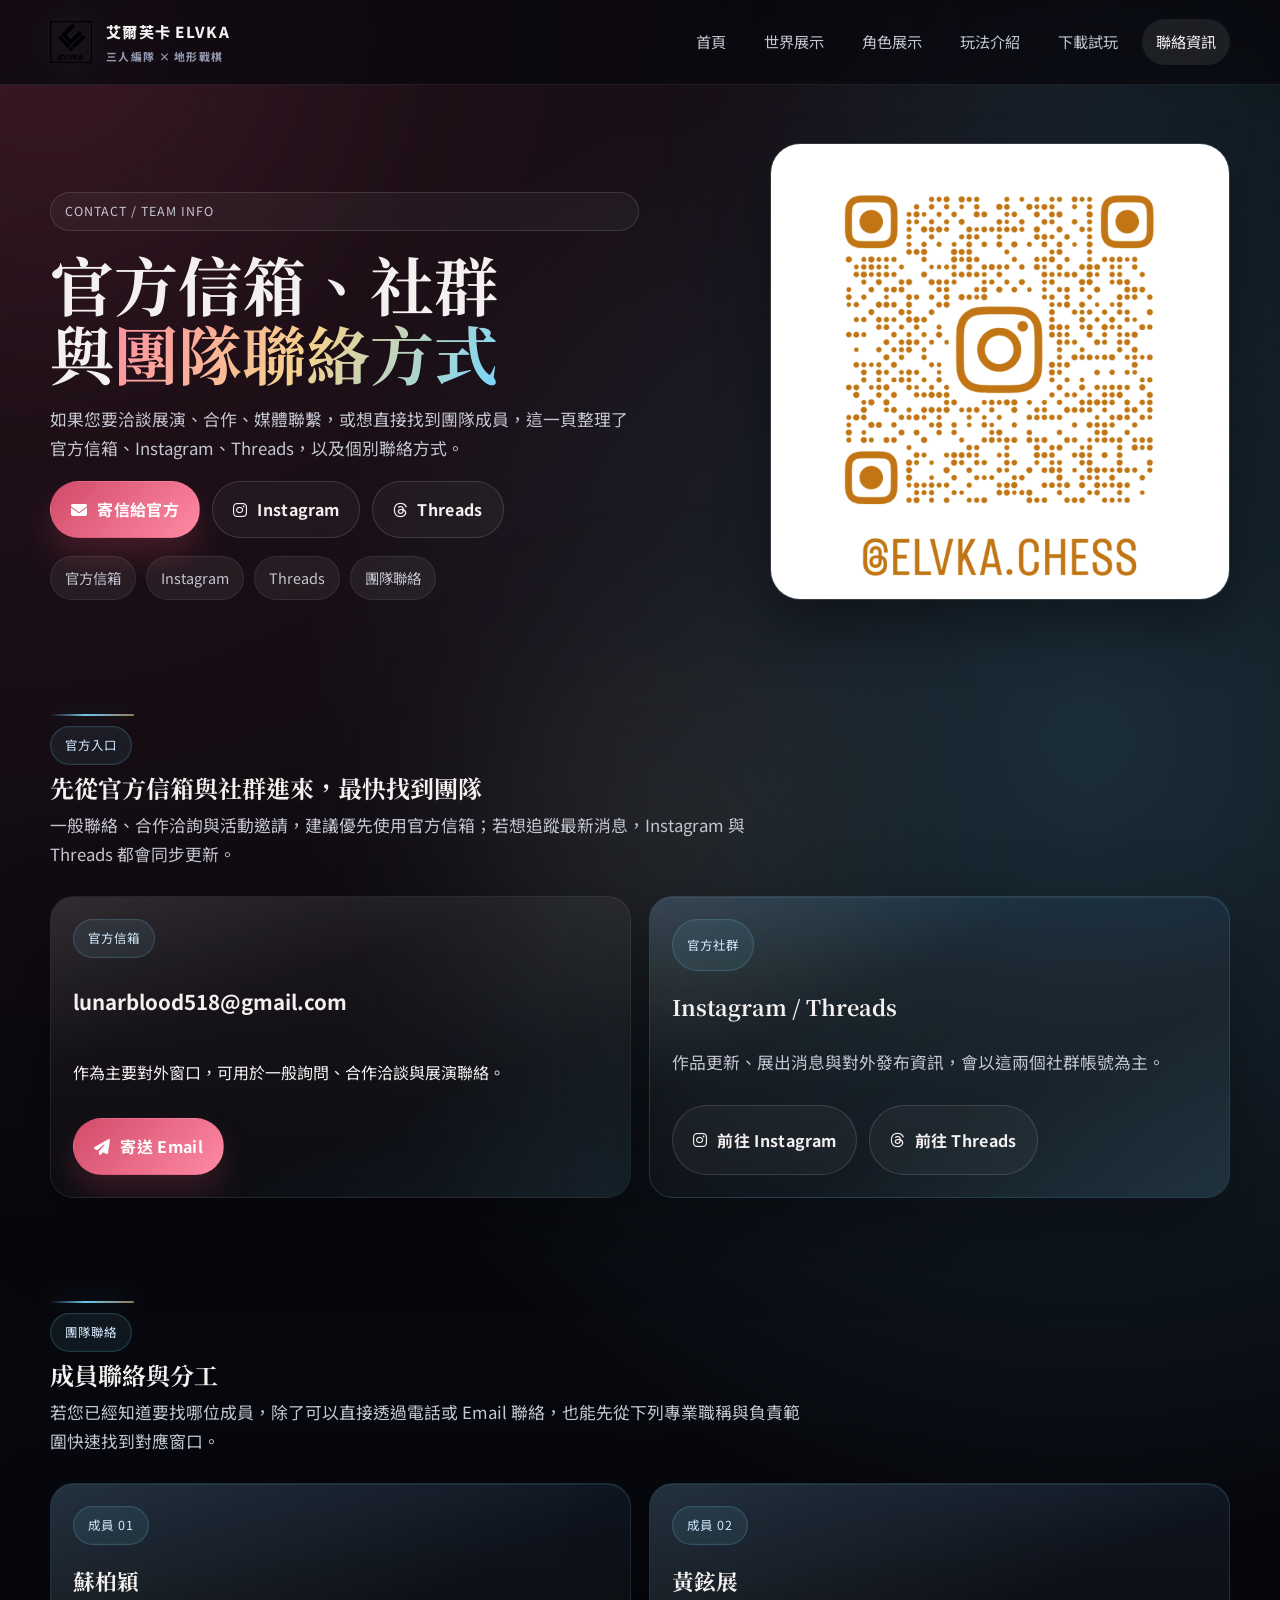
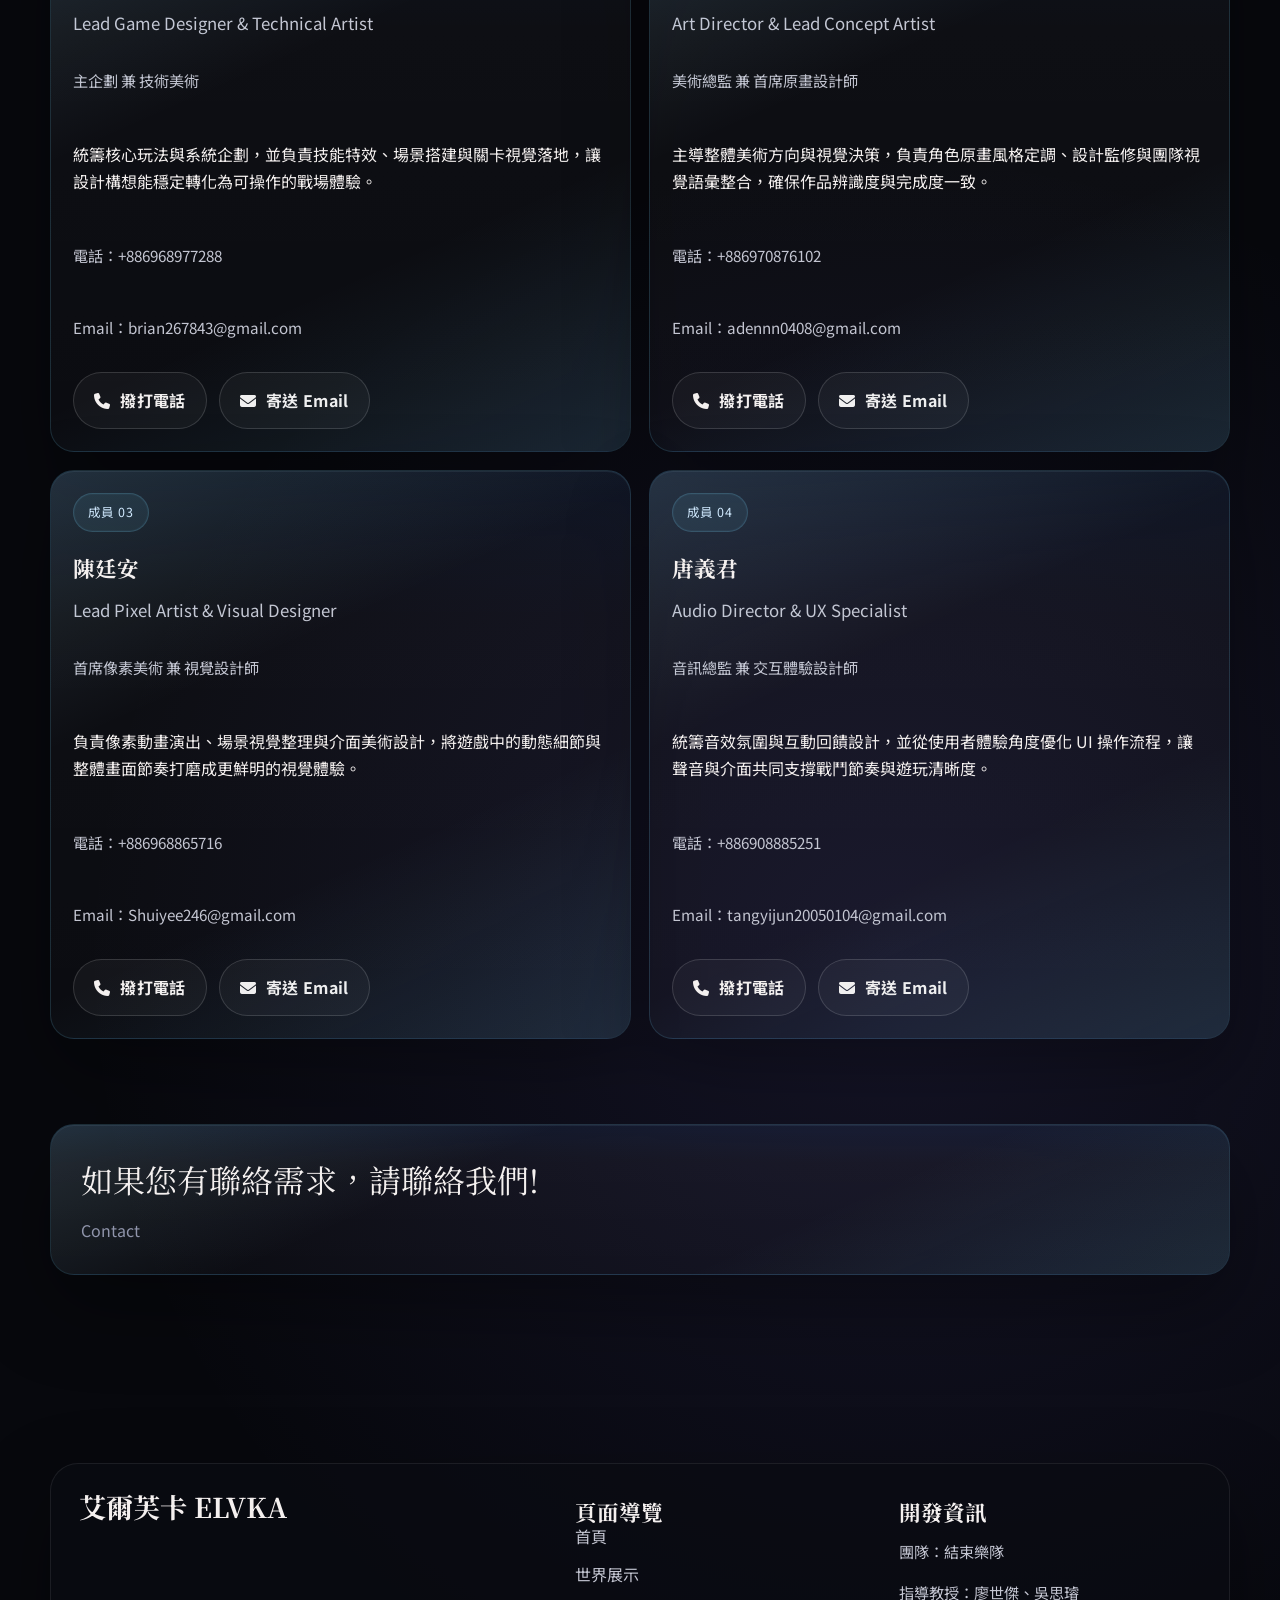
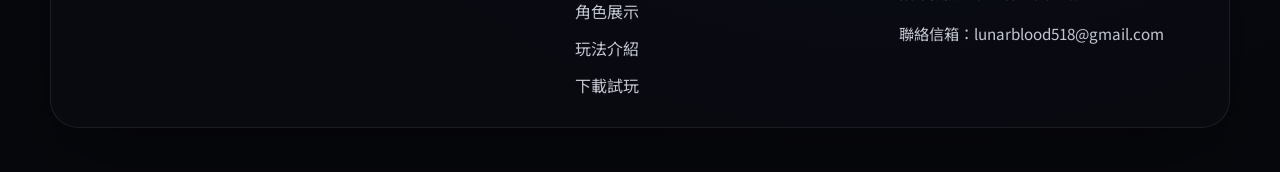
<file: contact.html>
<!DOCTYPE html>
<html lang="zh-TW">
<head>
    <meta charset="UTF-8">
    <meta name="viewport" content="width=device-width, initial-scale=1.0">
    <title>艾爾芙卡聯絡資訊 | 官方信箱、社群與團隊聯絡方式</title>
    <meta name="description" content="查看艾爾芙卡 ELVKA 的官方信箱、Instagram、Threads，以及團隊成員的 Email 與電話聯絡資訊。">
    <link rel="icon" type="image/png" href="assets/images/LOGO.png">
    <link rel="stylesheet" href="assets/css/plugins/animate.min.css">
    <link rel="stylesheet" href="assets/css/elvka-refresh.css">
    <link rel="stylesheet" href="https://cdnjs.cloudflare.com/ajax/libs/font-awesome/6.7.2/css/all.min.css">
</head>
<body class="site-body page-contact">
    <div class="site-shell">
        <header class="site-header">
            <div class="container header-inner">
                <a class="brand" href="index.html">
                    <img src="assets/images/LOGO.png" alt="艾爾芙卡標誌">
                    <span class="brand-text">
                        <span class="brand-title">艾爾芙卡 ELVKA</span>
                        <span class="brand-subtitle">三人編隊 × 地形戰棋</span>
                    </span>
                </a>
                <button class="nav-toggle" type="button" aria-expanded="false" aria-label="切換導覽">
                    <span></span>
                </button>
                <nav class="site-nav" id="site-nav" aria-label="主要導覽">
                    <a href="index.html">首頁</a>
                    <a href="world.html">世界展示</a>
                    <a href="characters.html">角色展示</a>
                    <a href="gameplay.html">玩法介紹</a>
                    <a href="download.html">下載試玩</a>
                    <a class="is-active" href="contact.html">聯絡資訊</a>
                </nav>
            </div>
        </header>

        <main>
            <section class="page-hero">
                <div class="container page-hero-grid">
                    <div class="page-copy">
                        <span class="eyebrow">Contact / Team Info</span>
                        <h1 class="page-title">官方信箱、社群與<span class="accent">團隊聯絡方式</span></h1>
                        <p class="page-lead">如果您要洽談展演、合作、媒體聯繫，或想直接找到團隊成員，這一頁整理了官方信箱、Instagram、Threads，以及個別聯絡方式。</p>
                        <div class="contact-actions">
                            <a class="btn" href="mailto:lunarblood518@gmail.com"><i class="fa-solid fa-envelope"></i>寄信給官方</a>
                            <a class="btn btn-secondary" href="https://www.instagram.com/elvka.chess?igsh=eDgyenQ4ODFxeDll" target="_blank" rel="noreferrer"><i class="fa-brands fa-instagram"></i>Instagram</a>
                            <a class="btn btn-secondary" href="https://www.threads.com/@elvka.chess" target="_blank" rel="noreferrer"><i class="fa-brands fa-threads"></i>Threads</a>
                        </div>
                        <div class="pill-row">
                            <span>官方信箱</span>
                            <span>Instagram</span>
                            <span>Threads</span>
                            <span>團隊聯絡</span>
                        </div>
                    </div>
                    <div class="page-visual">
                        <img src="assets/images/elvka/ig-qrcode.png" alt="艾爾芙卡社群 QR Code">
                    </div>
                </div>
            </section>

            <section class="section">
                <div class="container">
                    <div class="section-heading">
                        <span class="section-kicker">官方入口</span>
                        <h2>先從官方信箱與社群進來，最快找到團隊</h2>
                        <p>一般聯絡、合作洽詢與活動邀請，建議優先使用官方信箱；若想追蹤最新消息，Instagram 與 Threads 都會同步更新。</p>
                    </div>

                    <div class="contact-grid">
                        <article class="contact-panel">
                            <span class="section-kicker">官方信箱</span>
                            <h3 class="contact-title">lunarblood518@gmail.com</h3>
                            <p>作為主要對外窗口，可用於一般詢問、合作洽談與展演聯絡。</p>
                            <div class="contact-actions">
                                <a class="btn" href="mailto:lunarblood518@gmail.com"><i class="fa-solid fa-paper-plane"></i>寄送 Email</a>
                            </div>
                        </article>

                        <article class="surface-panel">
                            <span class="section-kicker">官方社群</span>
                            <h3 class="panel-title">Instagram / Threads</h3>
                            <p class="lead-copy">作品更新、展出消息與對外發布資訊，會以這兩個社群帳號為主。</p>
                            <div class="contact-actions">
                                <a class="btn btn-secondary" href="https://www.instagram.com/elvka.chess?igsh=eDgyenQ4ODFxeDll" target="_blank" rel="noreferrer"><i class="fa-brands fa-instagram"></i>前往 Instagram</a>
                                <a class="btn btn-secondary" href="https://www.threads.com/@elvka.chess" target="_blank" rel="noreferrer"><i class="fa-brands fa-threads"></i>前往 Threads</a>
                            </div>
                        </article>
                    </div>
                </div>
            </section>

            <section class="section">
                <div class="container">
                    <div class="section-heading">
                        <span class="section-kicker">團隊聯絡</span>
                        <h2>成員聯絡與分工</h2>
                        <p>若您已經知道要找哪位成員，除了可以直接透過電話或 Email 聯絡，也能先從下列專業職稱與負責範圍快速找到對應窗口。</p>
                    </div>

                    <div class="contact-grid">
                        <article class="surface-panel">
                            <span class="section-kicker">成員 01</span>
                            <h3 class="panel-title">蘇柏穎</h3>
                            <p class="lead-copy">Lead Game Designer &amp; Technical Artist</p>
                            <p class="footer-meta">主企劃 兼 技術美術</p>
                            <p>統籌核心玩法與系統企劃，並負責技能特效、場景搭建與關卡視覺落地，讓設計構想能穩定轉化為可操作的戰場體驗。</p>
                            <p class="footer-meta">電話：+886968977288</p>
                            <p class="footer-meta">Email：brian267843@gmail.com</p>
                            <div class="contact-actions">
                                <a class="btn btn-secondary" href="tel:+886968977288"><i class="fa-solid fa-phone"></i>撥打電話</a>
                                <a class="btn btn-secondary" href="mailto:brian267843@gmail.com"><i class="fa-solid fa-envelope"></i>寄送 Email</a>
                            </div>
                        </article>

                        <article class="surface-panel">
                            <span class="section-kicker">成員 02</span>
                            <h3 class="panel-title">黃鉉展</h3>
                            <p class="lead-copy">Art Director &amp; Lead Concept Artist</p>
                            <p class="footer-meta">美術總監 兼 首席原畫設計師</p>
                            <p>主導整體美術方向與視覺決策，負責角色原畫風格定調、設計監修與團隊視覺語彙整合，確保作品辨識度與完成度一致。</p>
                            <p class="footer-meta">電話：+886970876102</p>
                            <p class="footer-meta">Email：adennn0408@gmail.com</p>
                            <div class="contact-actions">
                                <a class="btn btn-secondary" href="tel:+886970876102"><i class="fa-solid fa-phone"></i>撥打電話</a>
                                <a class="btn btn-secondary" href="mailto:adennn0408@gmail.com"><i class="fa-solid fa-envelope"></i>寄送 Email</a>
                            </div>
                        </article>

                        <article class="surface-panel">
                            <span class="section-kicker">成員 03</span>
                            <h3 class="panel-title">陳廷安</h3>
                            <p class="lead-copy">Lead Pixel Artist &amp; Visual Designer</p>
                            <p class="footer-meta">首席像素美術 兼 視覺設計師</p>
                            <p>負責像素動畫演出、場景視覺整理與介面美術設計，將遊戲中的動態細節與整體畫面節奏打磨成更鮮明的視覺體驗。</p>
                            <p class="footer-meta">電話：+886968865716</p>
                            <p class="footer-meta">Email：Shuiyee246@gmail.com</p>
                            <div class="contact-actions">
                                <a class="btn btn-secondary" href="tel:+886968865716"><i class="fa-solid fa-phone"></i>撥打電話</a>
                                <a class="btn btn-secondary" href="mailto:Shuiyee246@gmail.com"><i class="fa-solid fa-envelope"></i>寄送 Email</a>
                            </div>
                        </article>

                        <article class="surface-panel">
                            <span class="section-kicker">成員 04</span>
                            <h3 class="panel-title">唐義君</h3>
                            <p class="lead-copy">Audio Director &amp; UX Specialist</p>
                            <p class="footer-meta">音訊總監 兼 交互體驗設計師</p>
                            <p>統籌音效氛圍與互動回饋設計，並從使用者體驗角度優化 UI 操作流程，讓聲音與介面共同支撐戰鬥節奏與遊玩清晰度。</p>
                            <p class="footer-meta">電話：+886908885251</p>
                            <p class="footer-meta">Email：tangyijun20050104@gmail.com</p>
                            <div class="contact-actions">
                                <a class="btn btn-secondary" href="tel:+886908885251"><i class="fa-solid fa-phone"></i>撥打電話</a>
                                <a class="btn btn-secondary" href="mailto:tangyijun20050104@gmail.com"><i class="fa-solid fa-envelope"></i>寄送 Email</a>
                            </div>
                        </article>
                    </div>
                </div>
            </section>

            <section class="section">
                <div class="container">
                    <article class="quote-panel">
                        <p>如果您有聯絡需求，請聯絡我們!</p>
                        <span>Contact</span>
                    </article>
                </div>
            </section>
        </main>

        <footer class="footer">
            <div class="container footer-panel">
                <section>
                    <h2 class="footer-title">艾爾芙卡 ELVKA</h2>
                </section>
                <section>
                    <h3 class="panel-title">頁面導覽</h3>
                    <ul class="footer-links">
                        <li><a href="index.html">首頁</a></li>
                        <li><a href="world.html">世界展示</a></li>
                        <li><a href="characters.html">角色展示</a></li>
                        <li><a href="gameplay.html">玩法介紹</a></li>
                        <li><a href="download.html">下載試玩</a></li>
                    </ul>
                </section>
                <section>
                    <h3 class="panel-title">開發資訊</h3>
                    <p class="footer-meta">團隊：結束樂隊</p>
                    <p class="footer-meta">指導教授：廖世傑、吳思璿</p>
                    <p class="footer-meta">聯絡信箱：lunarblood518@gmail.com</p>
                </section>
            </div>
        </footer>
    </div>
    <script src="assets/js/page-transitions.js"></script>
    <script src="assets/js/site-motion.js"></script>
</body>
</html>
</file>
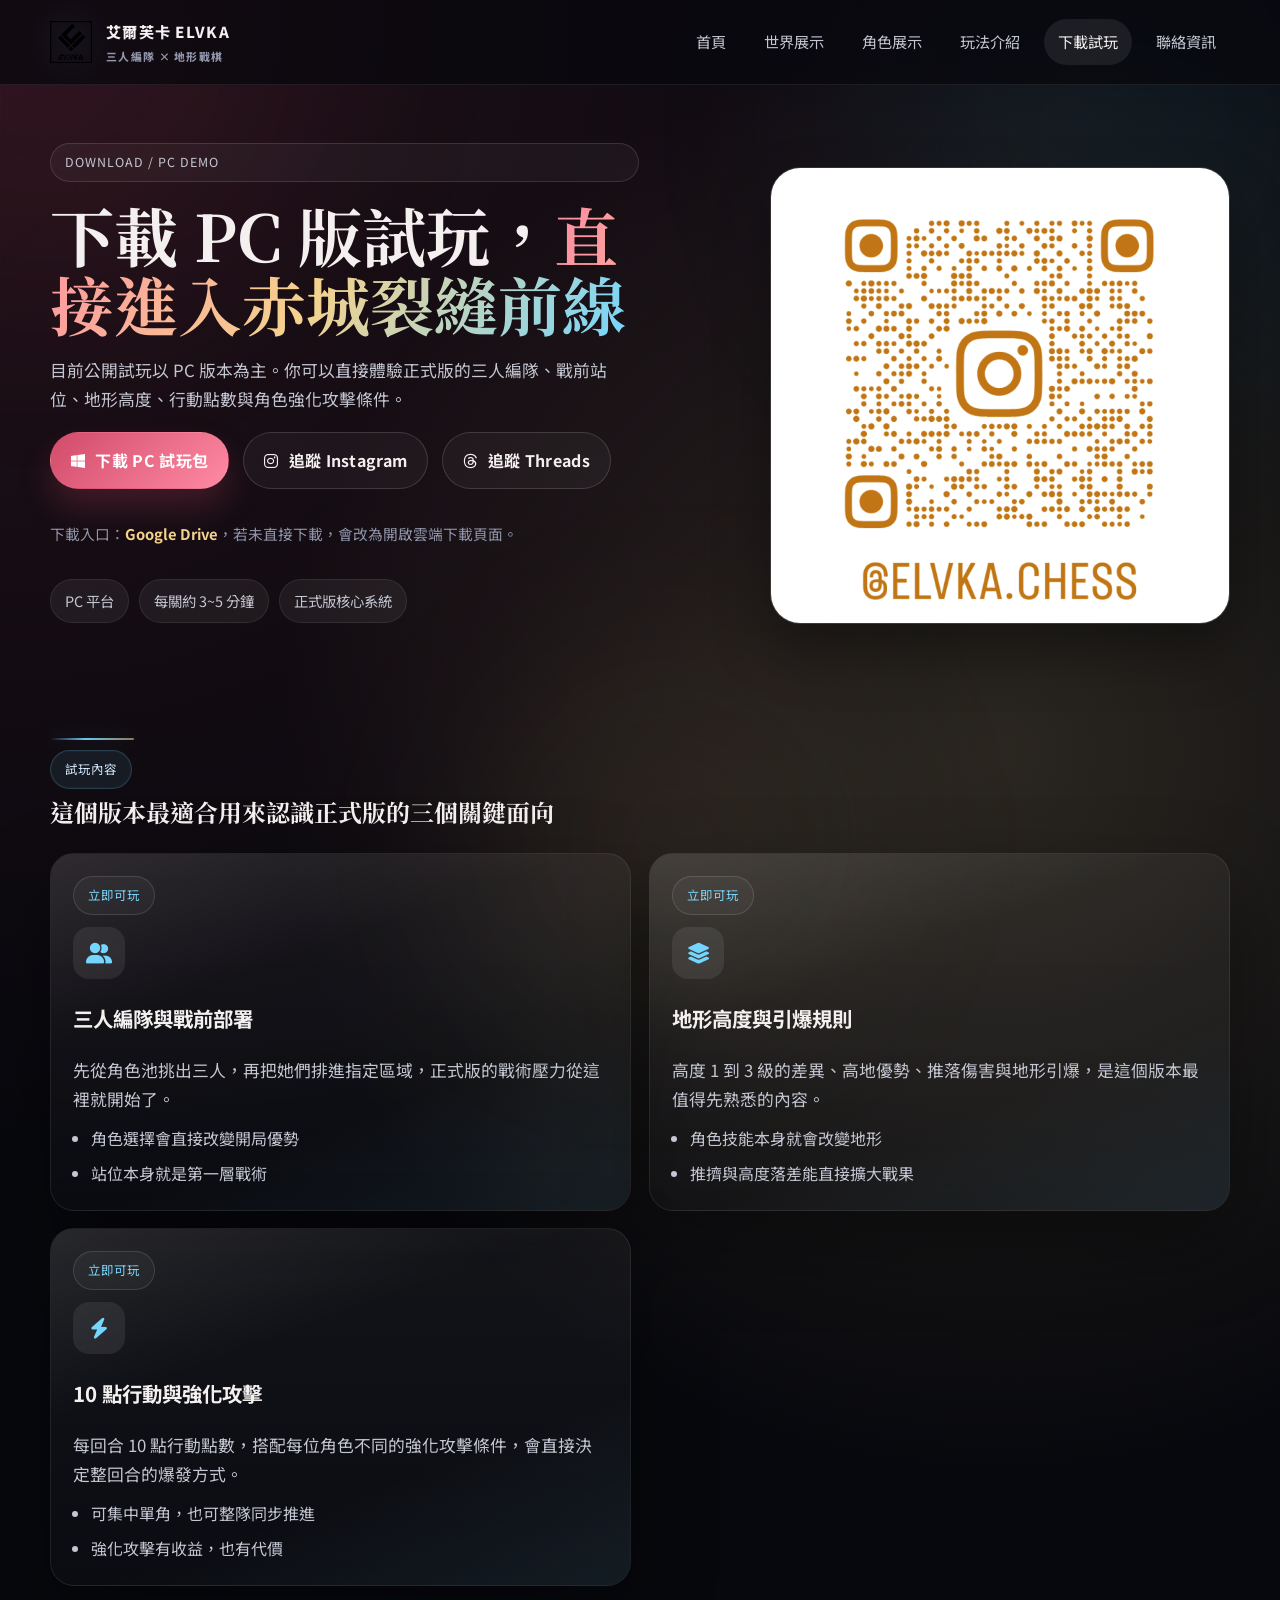
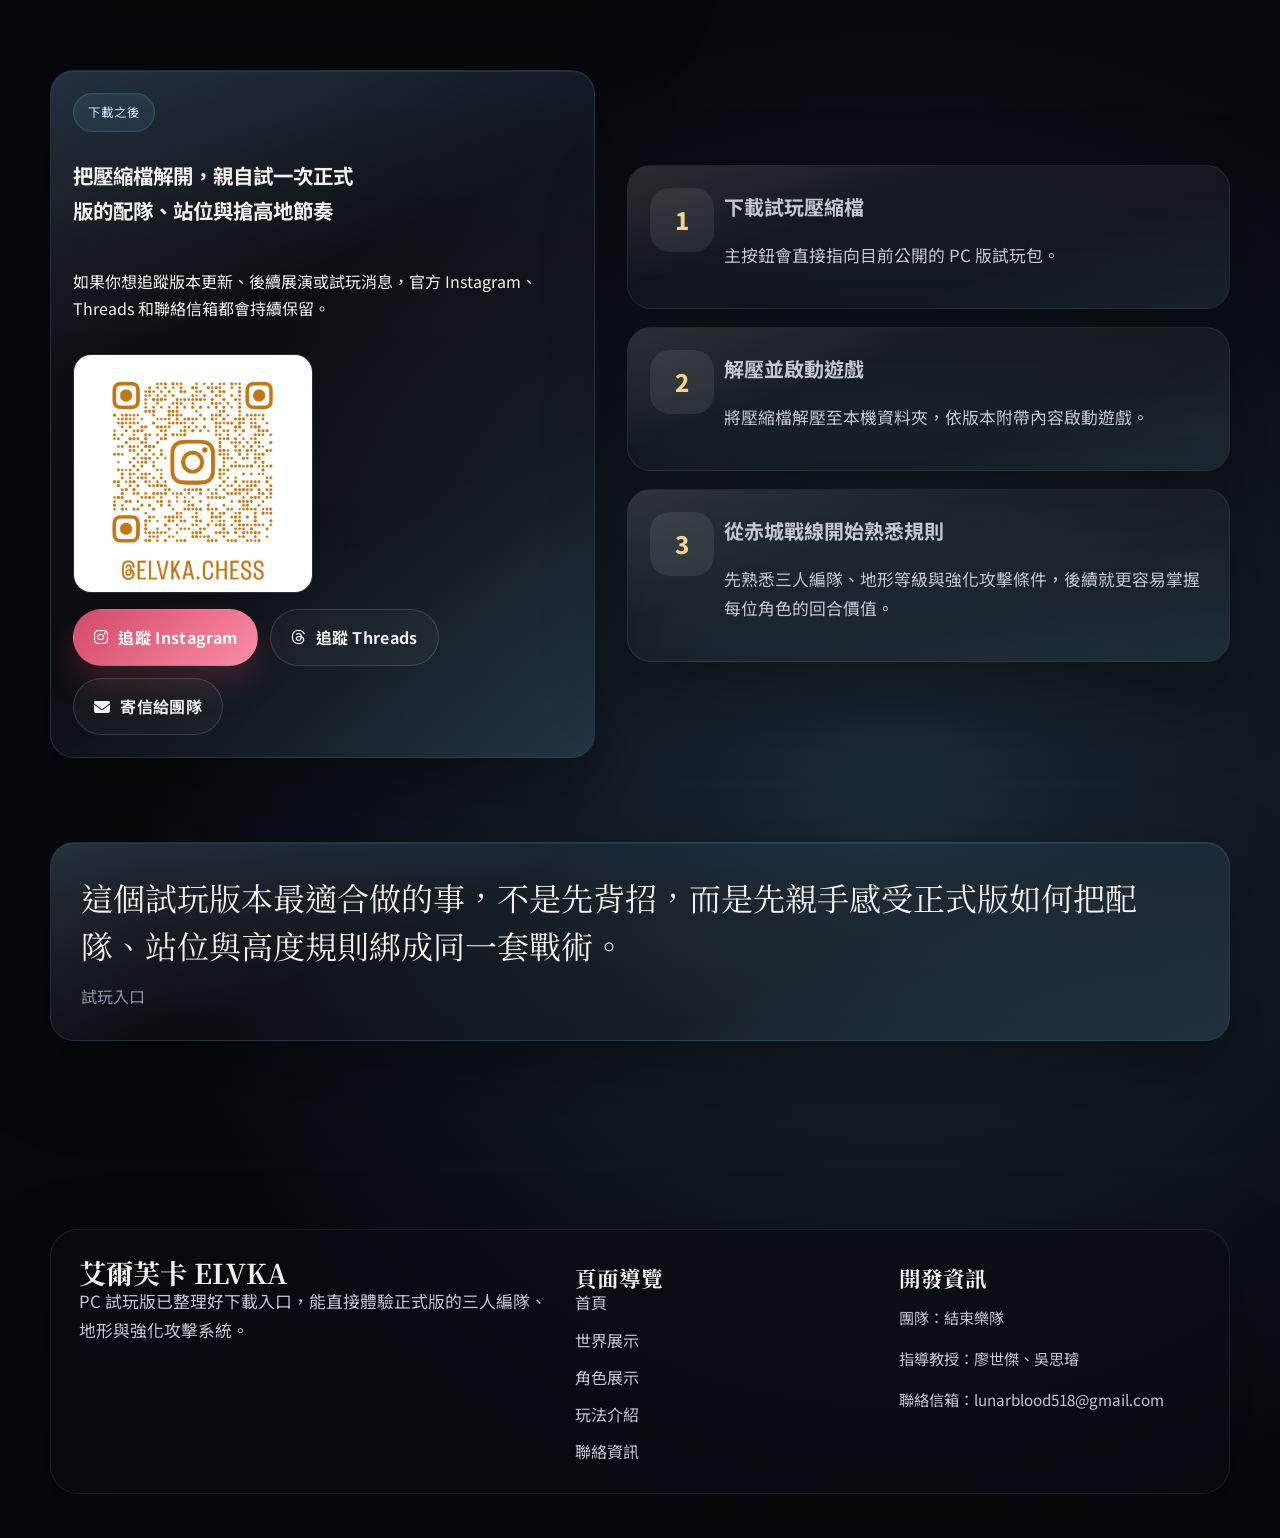
<file: download.html>
<!DOCTYPE html>
<html lang="zh-TW">
<head>
    <meta charset="UTF-8">
    <meta name="viewport" content="width=device-width, initial-scale=1.0">
    <title>艾爾芙卡下載試玩 | PC 版戰棋試玩包</title>
    <meta name="description" content="下載艾爾芙卡 PC 版試玩包，直接體驗三人編隊、戰前站位、地形高度、強化攻擊與正式版角色陣容。">
    <link rel="icon" type="image/png" href="assets/images/LOGO.png">
    <link rel="stylesheet" href="assets/css/plugins/animate.min.css">
    <link rel="stylesheet" href="assets/css/elvka-refresh.css">
    <link rel="stylesheet" href="https://cdnjs.cloudflare.com/ajax/libs/font-awesome/6.7.2/css/all.min.css">
</head>
<body class="site-body page-download">
    <div class="site-shell">
        <header class="site-header">
            <div class="container header-inner">
                <a class="brand" href="index.html">
                    <img src="assets/images/LOGO.png" alt="艾爾芙卡標誌">
                    <span class="brand-text">
                        <span class="brand-title">艾爾芙卡 ELVKA</span>
                        <span class="brand-subtitle">三人編隊 × 地形戰棋</span>
                    </span>
                </a>
                <button class="nav-toggle" type="button" aria-expanded="false" aria-label="切換導覽">
                    <span></span>
                </button>
                <nav class="site-nav" id="site-nav" aria-label="主要導覽">
                    <a href="index.html">首頁</a>
                    <a href="world.html">世界展示</a>
                    <a href="characters.html">角色展示</a>
                    <a href="gameplay.html">玩法介紹</a>
                    <a class="is-active" href="download.html">下載試玩</a>
                    <a href="contact.html">聯絡資訊</a>
                </nav>
            </div>
        </header>

        <main>
            <section class="page-hero">
                <div class="container page-hero-grid">
                    <div class="page-copy">
                        <span class="eyebrow">Download / PC Demo</span>
                        <h1 class="page-title">下載 PC 版試玩，<span class="accent">直接進入赤城裂縫前線</span></h1>
                        <p class="page-lead">目前公開試玩以 PC 版本為主。你可以直接體驗正式版的三人編隊、戰前站位、地形高度、行動點數與角色強化攻擊條件。</p>
                        <div class="download-hero-actions">
                            <a class="btn" href="https://drive.google.com/file/d/1L2qLMB0r5DC_ZhhPZ59Nu2JoioySPvvO/view?usp=drive_link" target="_blank" rel="noreferrer"><i class="fa-brands fa-windows"></i>下載 PC 試玩包</a>
                            <a class="btn btn-secondary" href="https://www.instagram.com/elvka.chess?igsh=eDgyenQ4ODFxeDll" target="_blank" rel="noreferrer"><i class="fa-brands fa-instagram"></i>追蹤 Instagram</a>
                            <a class="btn btn-secondary" href="https://www.threads.com/@elvka.chess" target="_blank" rel="noreferrer"><i class="fa-brands fa-threads"></i>追蹤 Threads</a>
                        </div>
                        <p class="download-path">下載入口：<strong>Google Drive</strong>，若未直接下載，會改為開啟雲端下載頁面。</p>
                        <div class="pill-row">
                            <span>PC 平台</span>
                            <span>每關約 3~5 分鐘</span>
                            <span>正式版核心系統</span>
                        </div>
                    </div>
                    <div class="page-visual">
                        <img src="assets/images/elvka/ig-qrcode.png" alt="艾爾芙卡 Instagram QR Code">
                    </div>
                </div>
            </section>

            <section class="section">
                <div class="container">
                    <div class="section-heading">
                        <span class="section-kicker">試玩內容</span>
                        <h2>這個版本最適合用來認識正式版的三個關鍵面向</h2>
                    </div>

                    <div class="platform-grid">
                        <article class="platform-card">
                            <span class="status-pill is-soon">立即可玩</span>
                            <div class="card-icon"><i class="fa-solid fa-user-group"></i></div>
                            <h3>三人編隊與戰前部署</h3>
                            <p>先從角色池挑出三人，再把她們排進指定區域，正式版的戰術壓力從這裡就開始了。</p>
                            <ul class="mini-list">
                                <li>角色選擇會直接改變開局優勢</li>
                                <li>站位本身就是第一層戰術</li>
                            </ul>
                        </article>
                        <article class="platform-card">
                            <span class="status-pill is-soon">立即可玩</span>
                            <div class="card-icon"><i class="fa-solid fa-layer-group"></i></div>
                            <h3>地形高度與引爆規則</h3>
                            <p>高度 1 到 3 級的差異、高地優勢、推落傷害與地形引爆，是這個版本最值得先熟悉的內容。</p>
                            <ul class="mini-list">
                                <li>角色技能本身就會改變地形</li>
                                <li>推擠與高度落差能直接擴大戰果</li>
                            </ul>
                        </article>
                        <article class="platform-card">
                            <span class="status-pill is-soon">立即可玩</span>
                            <div class="card-icon"><i class="fa-solid fa-bolt"></i></div>
                            <h3>10 點行動與強化攻擊</h3>
                            <p>每回合 10 點行動點數，搭配每位角色不同的強化攻擊條件，會直接決定整回合的爆發方式。</p>
                            <ul class="mini-list">
                                <li>可集中單角，也可整隊同步推進</li>
                                <li>強化攻擊有收益，也有代價</li>
                            </ul>
                        </article>
                    </div>
                </div>
            </section>

            <section class="section">
                <div class="container download-layout">
                    <article class="contact-panel">
                        <span class="section-kicker">下載之後</span>
                        <h3 class="contact-title">把壓縮檔解開，親自試一次正式版的配隊、站位與搶高地節奏</h3>
                        <p>如果你想追蹤版本更新、後續展演或試玩消息，官方 Instagram、Threads 和聯絡信箱都會持續保留。</p>
                        <img class="qr-image" src="assets/images/elvka/ig-qrcode.png" alt="艾爾芙卡 Instagram QR Code">
                        <div class="contact-actions">
                            <a class="btn" href="https://www.instagram.com/elvka.chess?igsh=eDgyenQ4ODFxeDll" target="_blank" rel="noreferrer"><i class="fa-brands fa-instagram"></i>追蹤 Instagram</a>
                            <a class="btn btn-secondary" href="https://www.threads.com/@elvka.chess" target="_blank" rel="noreferrer"><i class="fa-brands fa-threads"></i>追蹤 Threads</a>
                            <a class="btn btn-secondary" href="mailto:lunarblood518@gmail.com"><i class="fa-solid fa-envelope"></i>寄信給團隊</a>
                        </div>
                    </article>

                    <div class="timeline">
                        <article class="timeline-step">
                            <div class="timeline-index">1</div>
                            <div class="timeline-copy">
                                <h3 class="timeline-title">下載試玩壓縮檔</h3>
                                <p>主按鈕會直接指向目前公開的 PC 版試玩包。</p>
                            </div>
                        </article>
                        <article class="timeline-step">
                            <div class="timeline-index">2</div>
                            <div class="timeline-copy">
                                <h3 class="timeline-title">解壓並啟動遊戲</h3>
                                <p>將壓縮檔解壓至本機資料夾，依版本附帶內容啟動遊戲。</p>
                            </div>
                        </article>
                        <article class="timeline-step">
                            <div class="timeline-index">3</div>
                            <div class="timeline-copy">
                                <h3 class="timeline-title">從赤城戰線開始熟悉規則</h3>
                                <p>先熟悉三人編隊、地形等級與強化攻擊條件，後續就更容易掌握每位角色的回合價值。</p>
                            </div>
                        </article>
                    </div>
                </div>
            </section>

            <section class="section">
                <div class="container">
                    <article class="quote-panel">
                        <p>這個試玩版本最適合做的事，不是先背招，而是先親手感受正式版如何把配隊、站位與高度規則綁成同一套戰術。</p>
                        <span>試玩入口</span>
                    </article>
                </div>
            </section>
        </main>

        <footer class="footer">
            <div class="container footer-panel">
                <section>
                    <h2 class="footer-title">艾爾芙卡 ELVKA</h2>
                    <p class="footer-copy">PC 試玩版已整理好下載入口，能直接體驗正式版的三人編隊、地形與強化攻擊系統。</p>
                </section>
                <section>
                    <h3 class="panel-title">頁面導覽</h3>
                    <ul class="footer-links">
                        <li><a href="index.html">首頁</a></li>
                        <li><a href="world.html">世界展示</a></li>
                        <li><a href="characters.html">角色展示</a></li>
                        <li><a href="gameplay.html">玩法介紹</a></li>
                        <li><a href="contact.html">聯絡資訊</a></li>
                    </ul>
                </section>
                <section>
                    <h3 class="panel-title">開發資訊</h3>
                    <p class="footer-meta">團隊：結束樂隊</p>
                    <p class="footer-meta">指導教授：廖世傑、吳思璿</p>
                    <p class="footer-meta">聯絡信箱：lunarblood518@gmail.com</p>
                </section>
            </div>
        </footer>
    </div>
    <script src="assets/js/page-transitions.js"></script>
    <script src="assets/js/site-motion.js"></script>
</body>
</html>
</file>
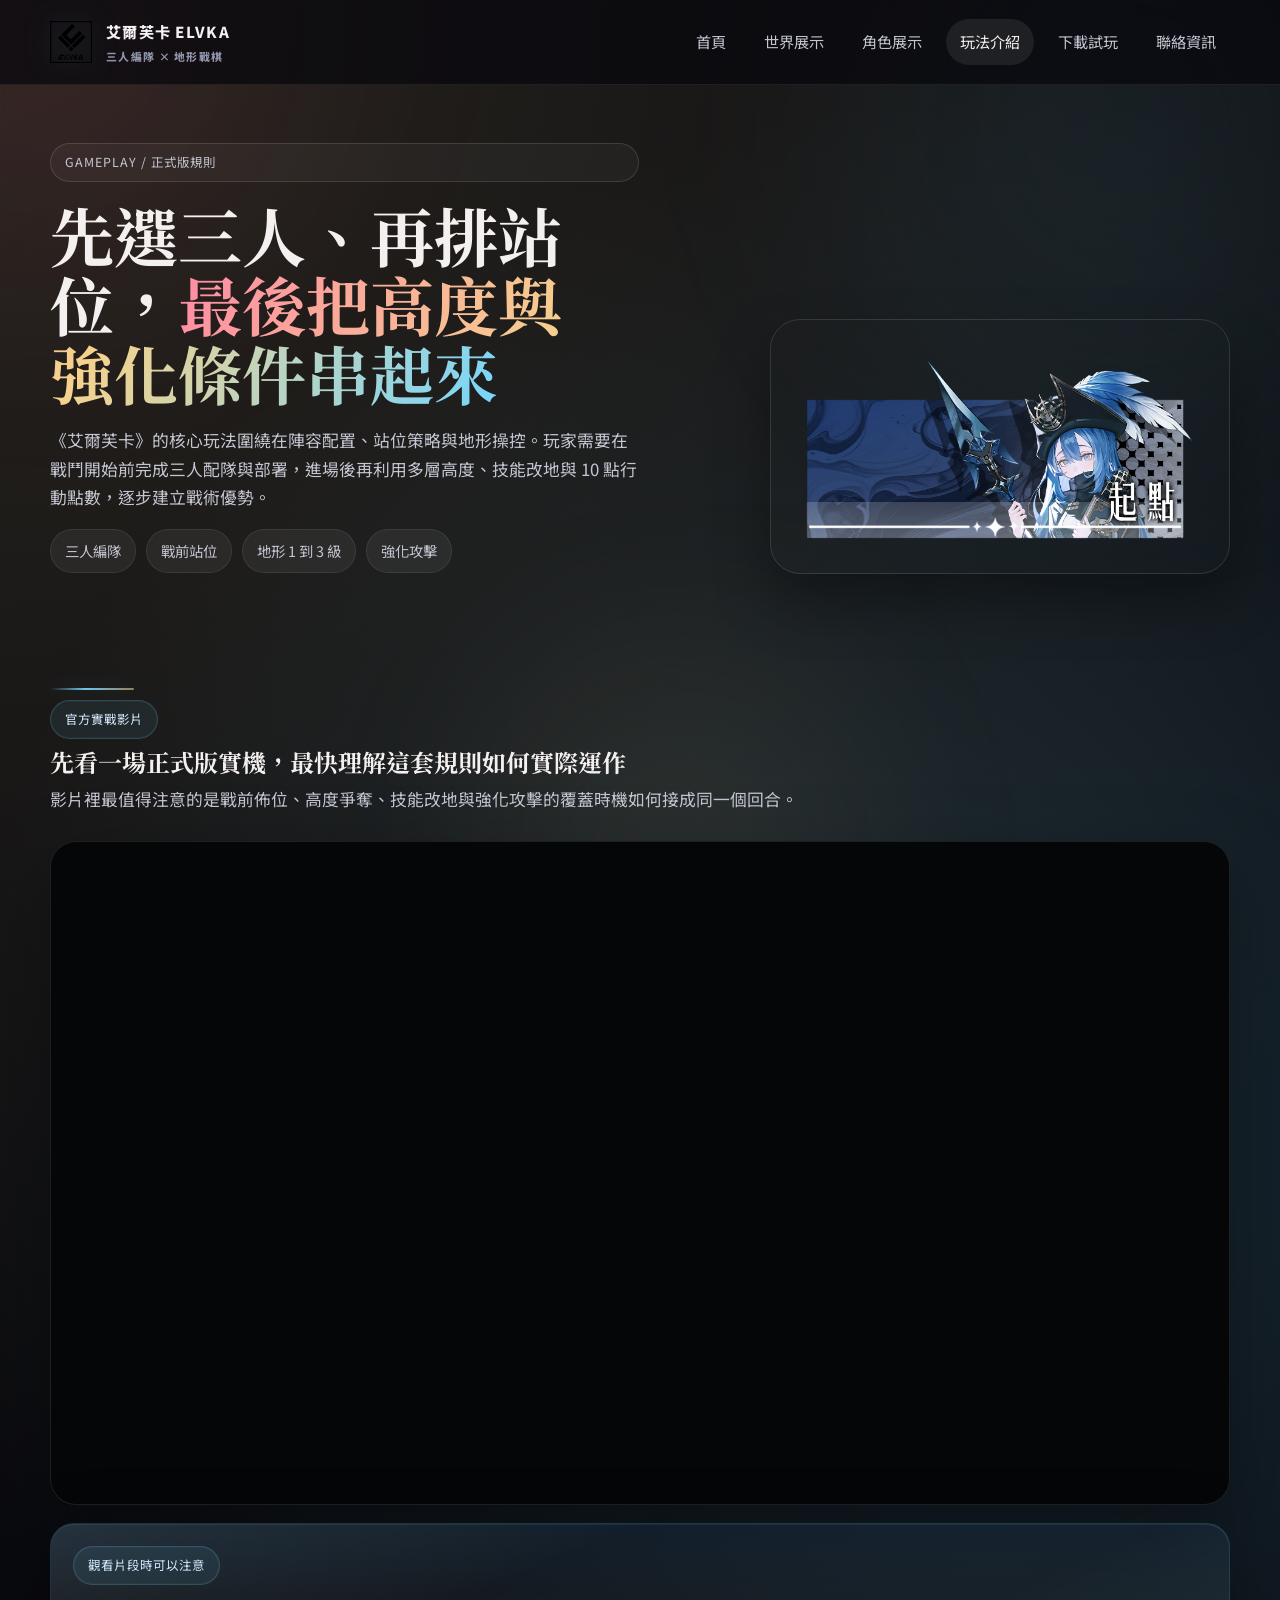
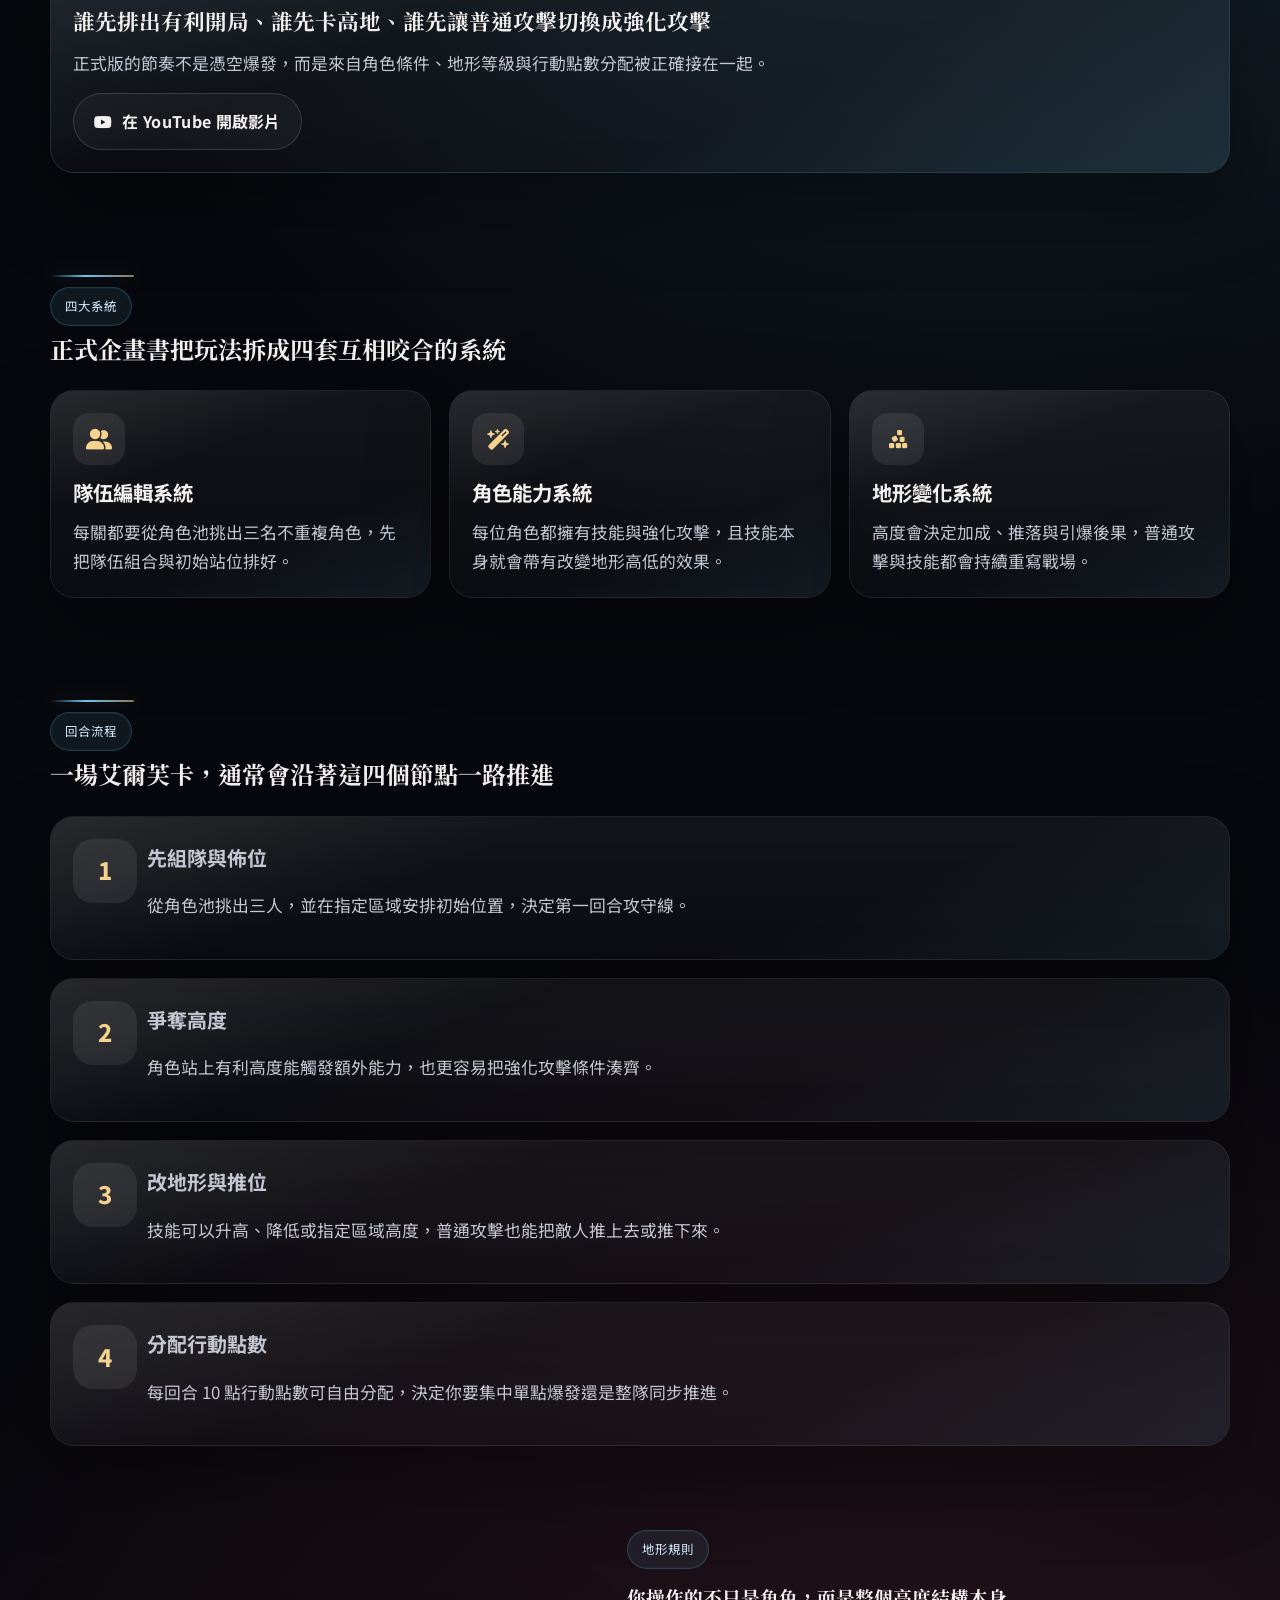
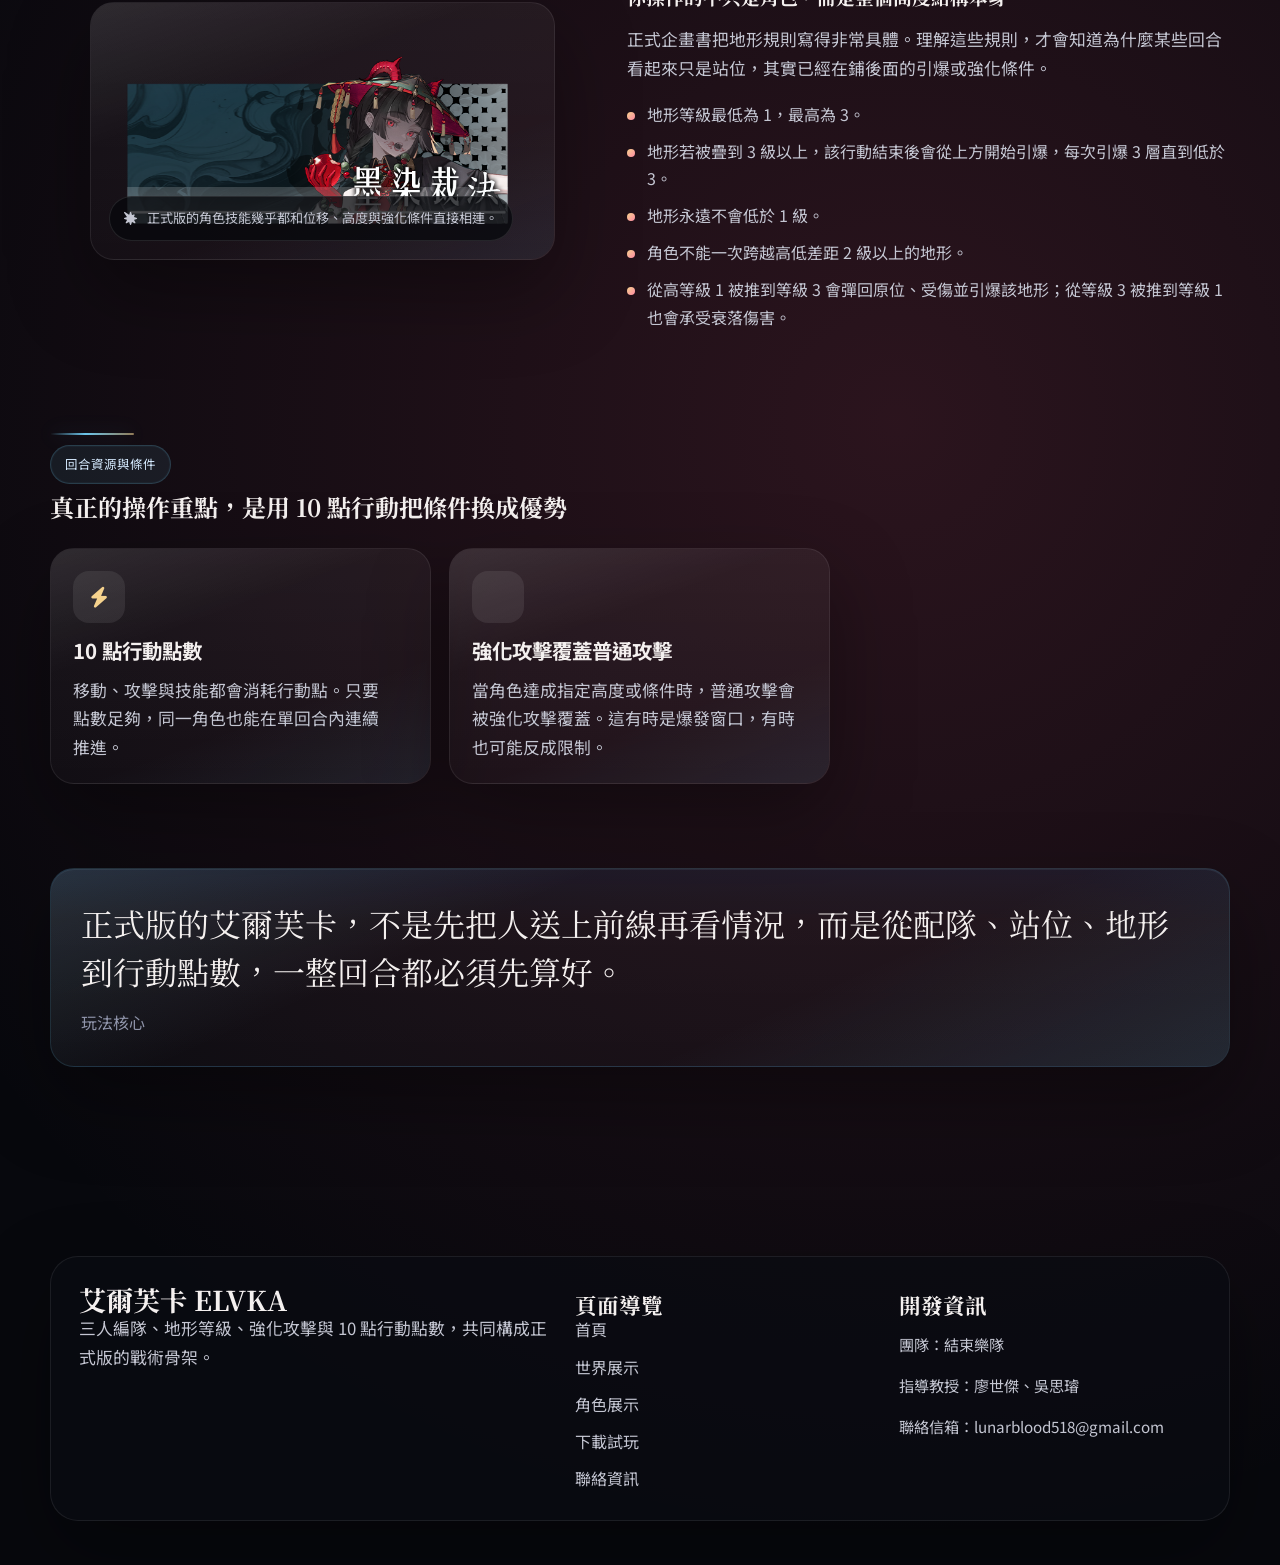
<file: gameplay.html>
<!DOCTYPE html>
<html lang="zh-TW">
<head>
    <meta charset="UTF-8">
    <meta name="viewport" content="width=device-width, initial-scale=1.0">
    <title>艾爾芙卡玩法介紹 | 三人編隊、地形等級與強化攻擊</title>
    <meta name="description" content="了解艾爾芙卡正式版的核心玩法：三人編隊、戰前站位、地形 1 到 3 級規則、10 點行動點數，以及每位角色的強化攻擊條件。">
    <link rel="icon" type="image/png" href="assets/images/LOGO.png">
    <link rel="stylesheet" href="assets/css/plugins/animate.min.css">
    <link rel="stylesheet" href="assets/css/elvka-refresh.css">
    <link rel="stylesheet" href="https://cdnjs.cloudflare.com/ajax/libs/font-awesome/6.7.2/css/all.min.css">
</head>
<body class="site-body page-gameplay">
    <div class="site-shell">
        <header class="site-header">
            <div class="container header-inner">
                <a class="brand" href="index.html">
                    <img src="assets/images/LOGO.png" alt="艾爾芙卡標誌">
                    <span class="brand-text">
                        <span class="brand-title">艾爾芙卡 ELVKA</span>
                        <span class="brand-subtitle">三人編隊 × 地形戰棋</span>
                    </span>
                </a>
                <button class="nav-toggle" type="button" aria-expanded="false" aria-label="切換導覽">
                    <span></span>
                </button>
                <nav class="site-nav" id="site-nav" aria-label="主要導覽">
                    <a href="index.html">首頁</a>
                    <a href="world.html">世界展示</a>
                    <a href="characters.html">角色展示</a>
                    <a class="is-active" href="gameplay.html">玩法介紹</a>
                    <a href="download.html">下載試玩</a>
                    <a href="contact.html">聯絡資訊</a>
                </nav>
            </div>
        </header>

        <main>
            <section class="page-hero">
                <div class="container page-hero-grid">
                    <div class="page-copy">
                        <span class="eyebrow">Gameplay / 正式版規則</span>
                        <h1 class="page-title">先選三人、再排站位，<span class="accent">最後把高度與強化條件串起來</span></h1>
                        <p class="page-lead">《艾爾芙卡》的核心玩法圍繞在陣容配置、站位策略與地形操控。玩家需要在戰鬥開始前完成三人配隊與部署，進場後再利用多層高度、技能改地與 10 點行動點數，逐步建立戰術優勢。</p>
                        <div class="pill-row">
                            <span>三人編隊</span>
                            <span>戰前站位</span>
                            <span>地形 1 到 3 級</span>
                            <span>強化攻擊</span>
                        </div>
                    </div>
                    <div class="page-visual">
                        <img src="assets/images/elvka/cards/Xuanduo_C5ult.png" alt="艾爾芙卡代表技能卡構圖">
                    </div>
                </div>
            </section>

            <section class="section">
                <div class="container">
                    <div class="section-heading">
                        <span class="section-kicker">官方實戰影片</span>
                        <h2>先看一場正式版實機，最快理解這套規則如何實際運作</h2>
                        <p>影片裡最值得注意的是戰前佈位、高度爭奪、技能改地與強化攻擊的覆蓋時機如何接成同一個回合。</p>
                    </div>

                    <div class="video-showcase">
                        <div class="video-frame" id="gameplay-video-frame" data-embed-src="https://www.youtube-nocookie.com/embed/glb0d_-3Oug?rel=0" data-watch-url="https://www.youtube.com/watch?v=glb0d_-3Oug" data-video-title="艾爾芙卡官方試玩影片"></div>
                        <article class="surface-panel">
                            <span class="section-kicker">觀看片段時可以注意</span>
                            <h3 class="panel-title">誰先排出有利開局、誰先卡高地、誰先讓普通攻擊切換成強化攻擊</h3>
                            <p class="lead-copy">正式版的節奏不是憑空爆發，而是來自角色條件、地形等級與行動點數分配被正確接在一起。</p>
                            <div class="hero-actions">
                                <a class="btn btn-secondary" href="https://www.youtube.com/watch?v=glb0d_-3Oug" target="_blank" rel="noreferrer"><i class="fa-brands fa-youtube"></i>在 YouTube 開啟影片</a>
                            </div>
                        </article>
                    </div>
                </div>
            </section>

            <section class="section">
                <div class="container">
                    <div class="section-heading">
                        <span class="section-kicker">四大系統</span>
                        <h2>正式企畫書把玩法拆成四套互相咬合的系統</h2>
                    </div>

                    <div class="metric-grid">
                        <article class="info-card">
                            <div class="card-icon"><i class="fa-solid fa-user-group"></i></div>
                            <h3>隊伍編輯系統</h3>
                            <p>每關都要從角色池挑出三名不重複角色，先把隊伍組合與初始站位排好。</p>
                        </article>
                        <article class="info-card">
                            <div class="card-icon"><i class="fa-solid fa-wand-magic-sparkles"></i></div>
                            <h3>角色能力系統</h3>
                            <p>每位角色都擁有技能與強化攻擊，且技能本身就會帶有改變地形高低的效果。</p>
                        </article>
                        <article class="info-card">
                            <div class="card-icon"><i class="fa-solid fa-cubes-stacked"></i></div>
                            <h3>地形變化系統</h3>
                            <p>高度會決定加成、推落與引爆後果，普通攻擊與技能都會持續重寫戰場。</p>
                        </article>
                    </div>
                </div>
            </section>

            <section class="section">
                <div class="container">
                    <div class="section-heading">
                        <span class="section-kicker">回合流程</span>
                        <h2>一場艾爾芙卡，通常會沿著這四個節點一路推進</h2>
                    </div>

                    <div class="timeline">
                        <article class="timeline-step">
                            <div class="timeline-index">1</div>
                            <div class="timeline-copy">
                                <h3 class="timeline-title">先組隊與佈位</h3>
                                <p>從角色池挑出三人，並在指定區域安排初始位置，決定第一回合攻守線。</p>
                            </div>
                        </article>
                        <article class="timeline-step">
                            <div class="timeline-index">2</div>
                            <div class="timeline-copy">
                                <h3 class="timeline-title">爭奪高度</h3>
                                <p>角色站上有利高度能觸發額外能力，也更容易把強化攻擊條件湊齊。</p>
                            </div>
                        </article>
                        <article class="timeline-step">
                            <div class="timeline-index">3</div>
                            <div class="timeline-copy">
                                <h3 class="timeline-title">改地形與推位</h3>
                                <p>技能可以升高、降低或指定區域高度，普通攻擊也能把敵人推上去或推下來。</p>
                            </div>
                        </article>
                        <article class="timeline-step">
                            <div class="timeline-index">4</div>
                            <div class="timeline-copy">
                                <h3 class="timeline-title">分配行動點數</h3>
                                <p>每回合 10 點行動點數可自由分配，決定你要集中單點爆發還是整隊同步推進。</p>
                            </div>
                        </article>
                    </div>
                </div>
            </section>

            <section class="section">
                <div class="container split-layout">
                    <div class="media-stack">
                        <figure class="art-card">
                            <img src="assets/images/elvka/cards/Jiangying_C4ult.png" alt="絳纓技能卡構圖">
                            <figcaption class="art-caption"><i class="fa-solid fa-burst"></i>正式版的角色技能幾乎都和位移、高度與強化條件直接相連。</figcaption>
                        </figure>
                    </div>

                    <div class="media-copy">
                        <span class="section-kicker">地形規則</span>
                        <h3>你操作的不只是角色，而是整個高度結構本身</h3>
                        <p>正式企畫書把地形規則寫得非常具體。理解這些規則，才會知道為什麼某些回合看起來只是站位，其實已經在鋪後面的引爆或強化條件。</p>
                        <ul class="bullet-list">
                            <li>地形等級最低為 1，最高為 3。</li>
                            <li>地形若被疊到 3 級以上，該行動結束後會從上方開始引爆，每次引爆 3 層直到低於 3。</li>
                            <li>地形永遠不會低於 1 級。</li>
                            <li>角色不能一次跨越高低差距 2 級以上的地形。</li>
                            <li>從高等級 1 被推到等級 3 會彈回原位、受傷並引爆該地形；從等級 3 被推到等級 1 也會承受衰落傷害。</li>
                        </ul>
                    </div>
                </div>
            </section>

            <section class="section">
                <div class="container">
                    <div class="section-heading">
                        <span class="section-kicker">回合資源與條件</span>
                        <h2>真正的操作重點，是用 10 點行動把條件換成優勢</h2>
                    </div>

                    <div class="feature-grid">
                        <article class="info-card">
                            <div class="card-icon"><i class="fa-solid fa-bolt"></i></div>
                            <h3>10 點行動點數</h3>
                            <p>移動、攻擊與技能都會消耗行動點。只要點數足夠，同一角色也能在單回合內連續推進。</p>
                        </article>
                        <article class="info-card">
                            <div class="card-icon"><i class="fa-solid fa-sword"></i></div>
                            <h3>強化攻擊覆蓋普通攻擊</h3>
                            <p>當角色達成指定高度或條件時，普通攻擊會被強化攻擊覆蓋。這有時是爆發窗口，有時也可能反成限制。</p>
                        </article>
                    </div>
                </div>
            </section>

            <section class="section">
                <div class="container">
                    <article class="quote-panel">
                        <p>正式版的艾爾芙卡，不是先把人送上前線再看情況，而是從配隊、站位、地形到行動點數，一整回合都必須先算好。</p>
                        <span>玩法核心</span>
                    </article>
                </div>
            </section>
        </main>

        <footer class="footer">
            <div class="container footer-panel">
                <section>
                    <h2 class="footer-title">艾爾芙卡 ELVKA</h2>
                    <p class="footer-copy">三人編隊、地形等級、強化攻擊與 10 點行動點數，共同構成正式版的戰術骨架。</p>
                </section>
                <section>
                    <h3 class="panel-title">頁面導覽</h3>
                    <ul class="footer-links">
                        <li><a href="index.html">首頁</a></li>
                        <li><a href="world.html">世界展示</a></li>
                        <li><a href="characters.html">角色展示</a></li>
                        <li><a href="download.html">下載試玩</a></li>
                        <li><a href="contact.html">聯絡資訊</a></li>
                    </ul>
                </section>
                <section>
                    <h3 class="panel-title">開發資訊</h3>
                    <p class="footer-meta">團隊：結束樂隊</p>
                    <p class="footer-meta">指導教授：廖世傑、吳思璿</p>
                    <p class="footer-meta">聯絡信箱：lunarblood518@gmail.com</p>
                </section>
            </div>
        </footer>
    </div>
    <script src="assets/js/page-transitions.js"></script>
    <script src="assets/js/video-embeds.js"></script>
    <script src="assets/js/site-motion.js"></script>
</body>
</html>
</file>
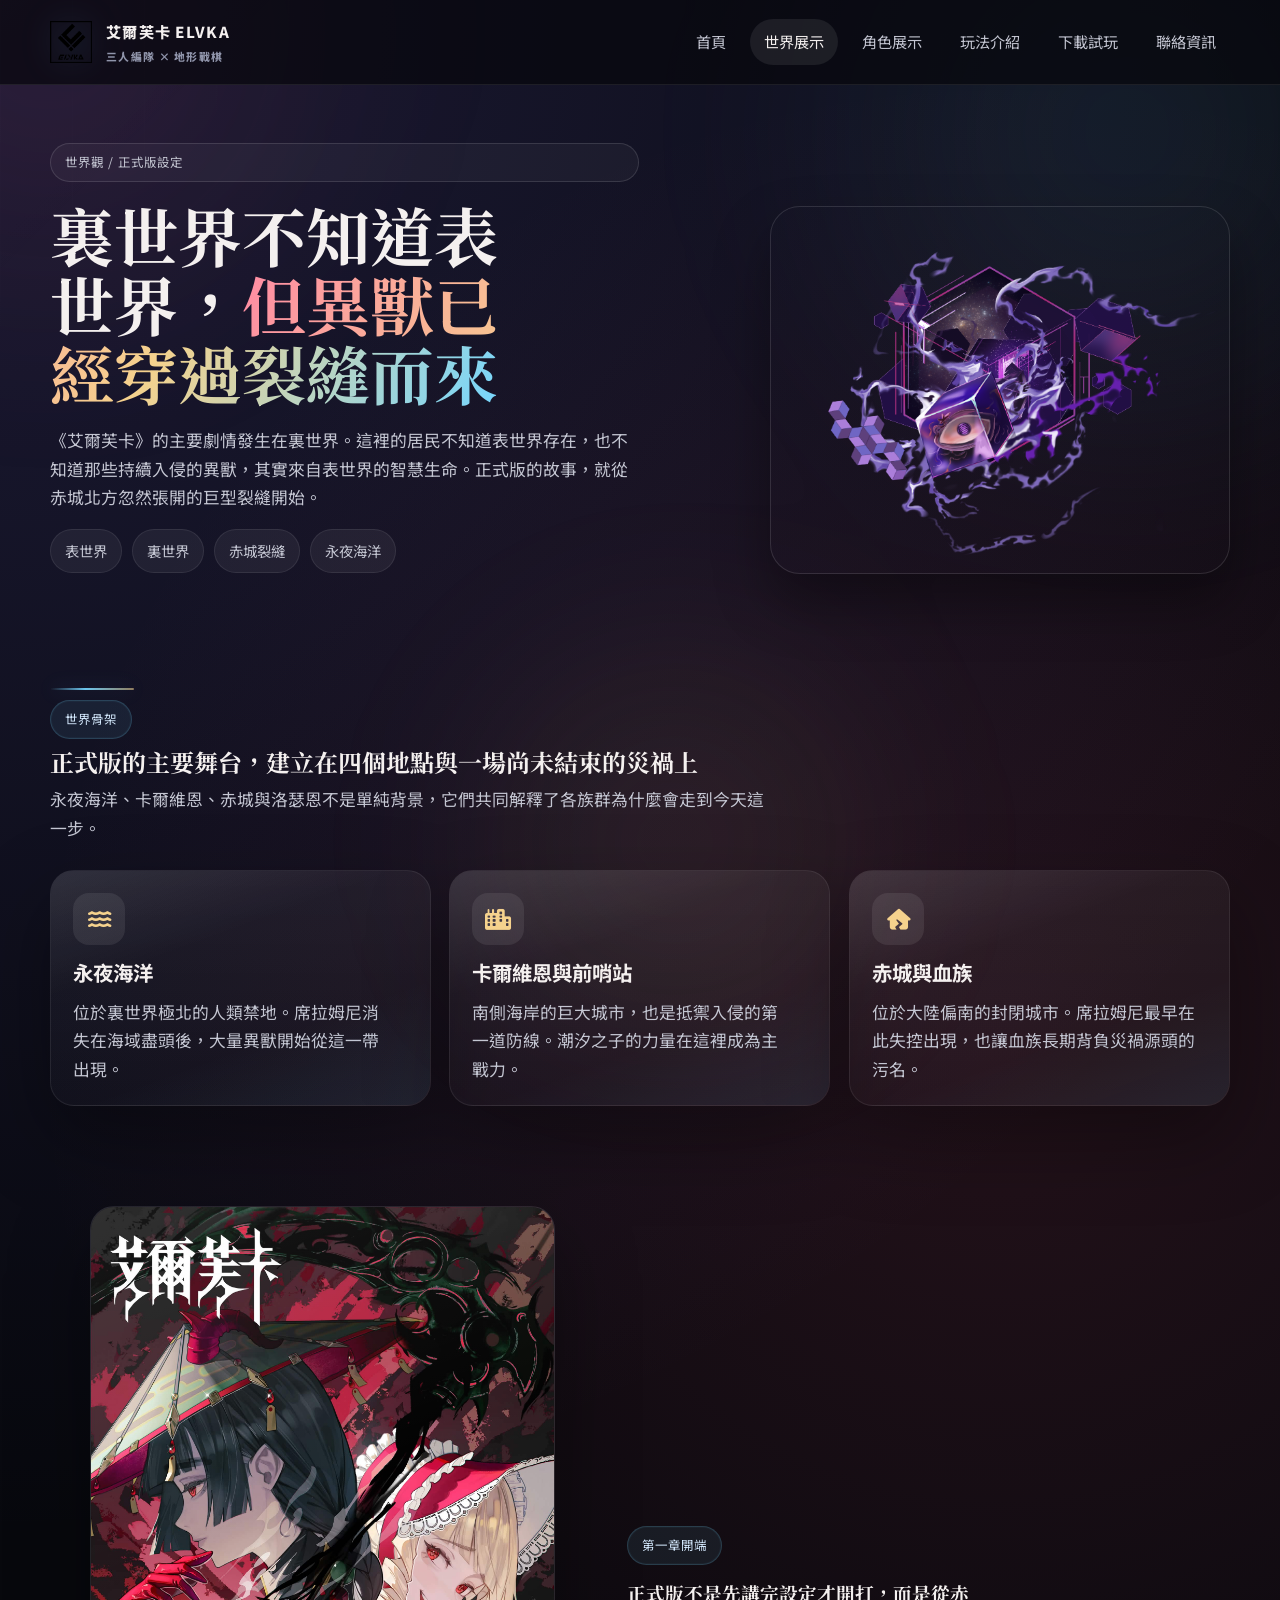
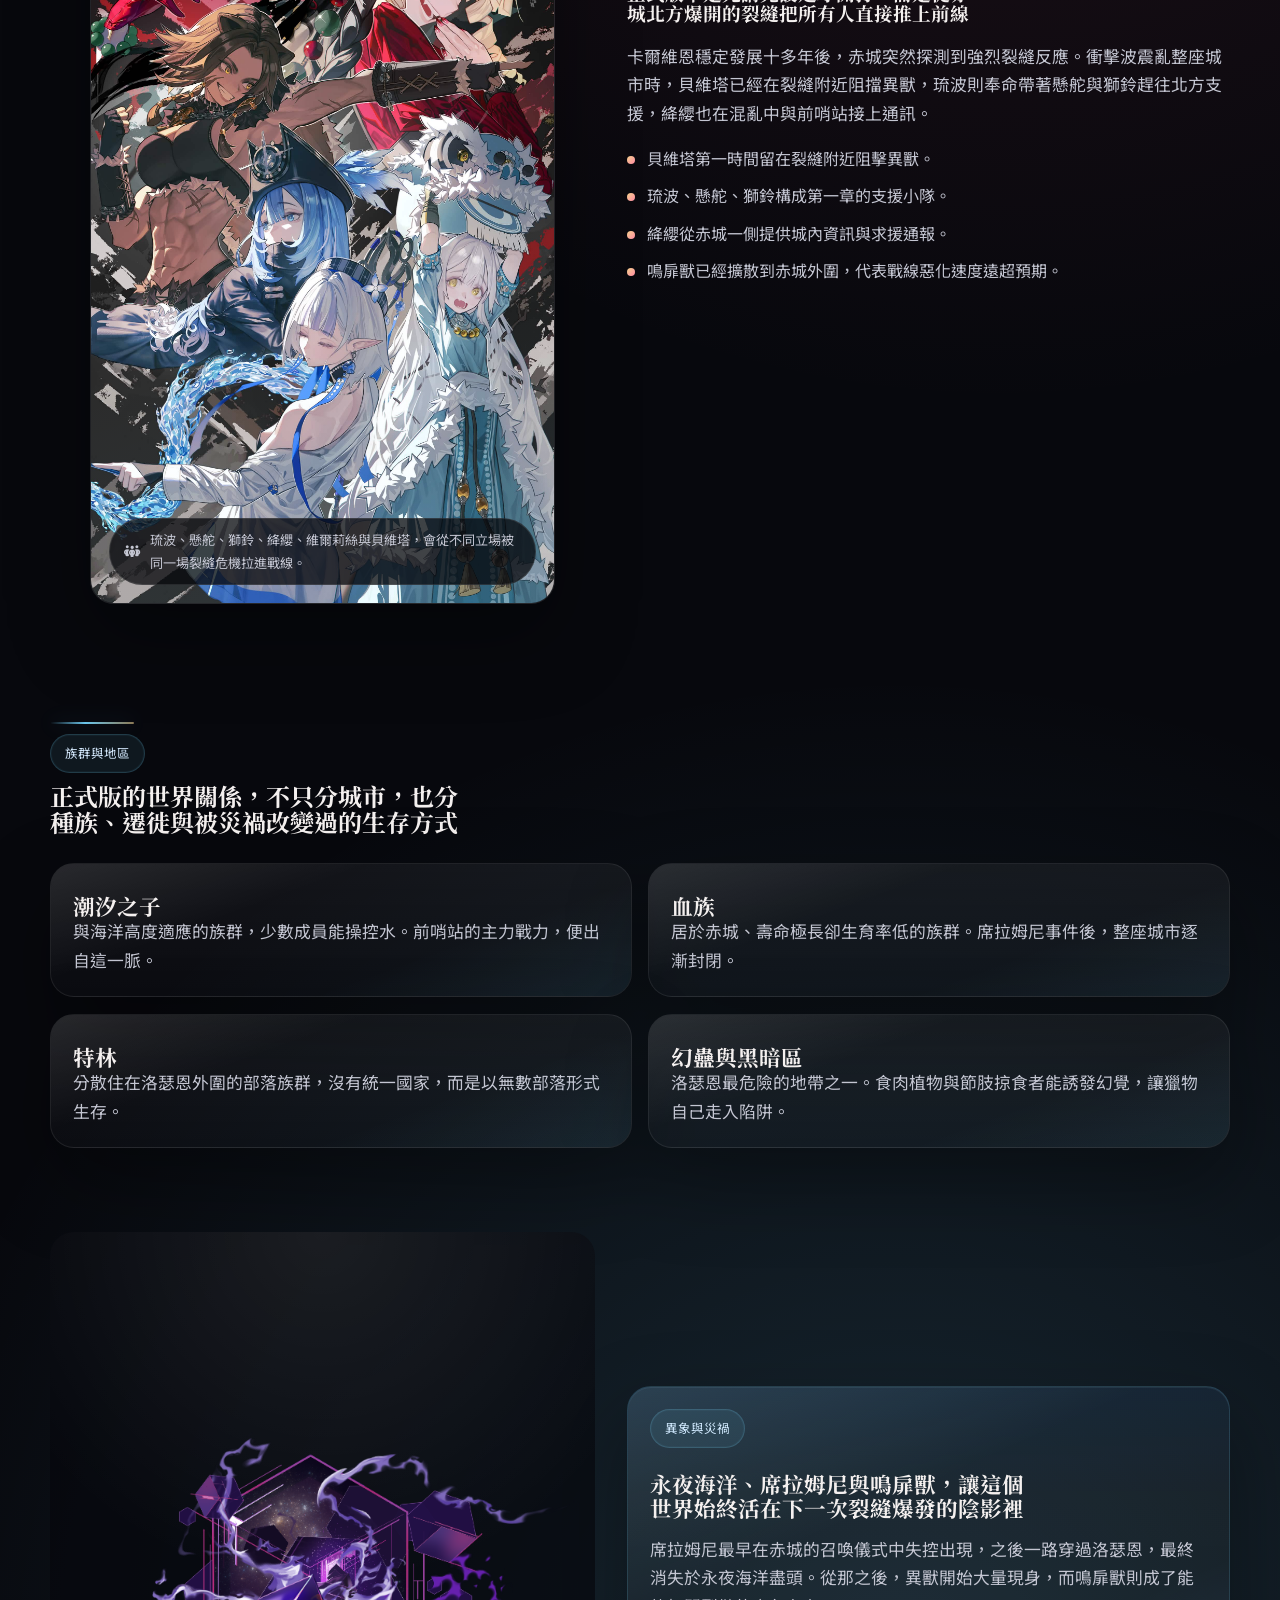
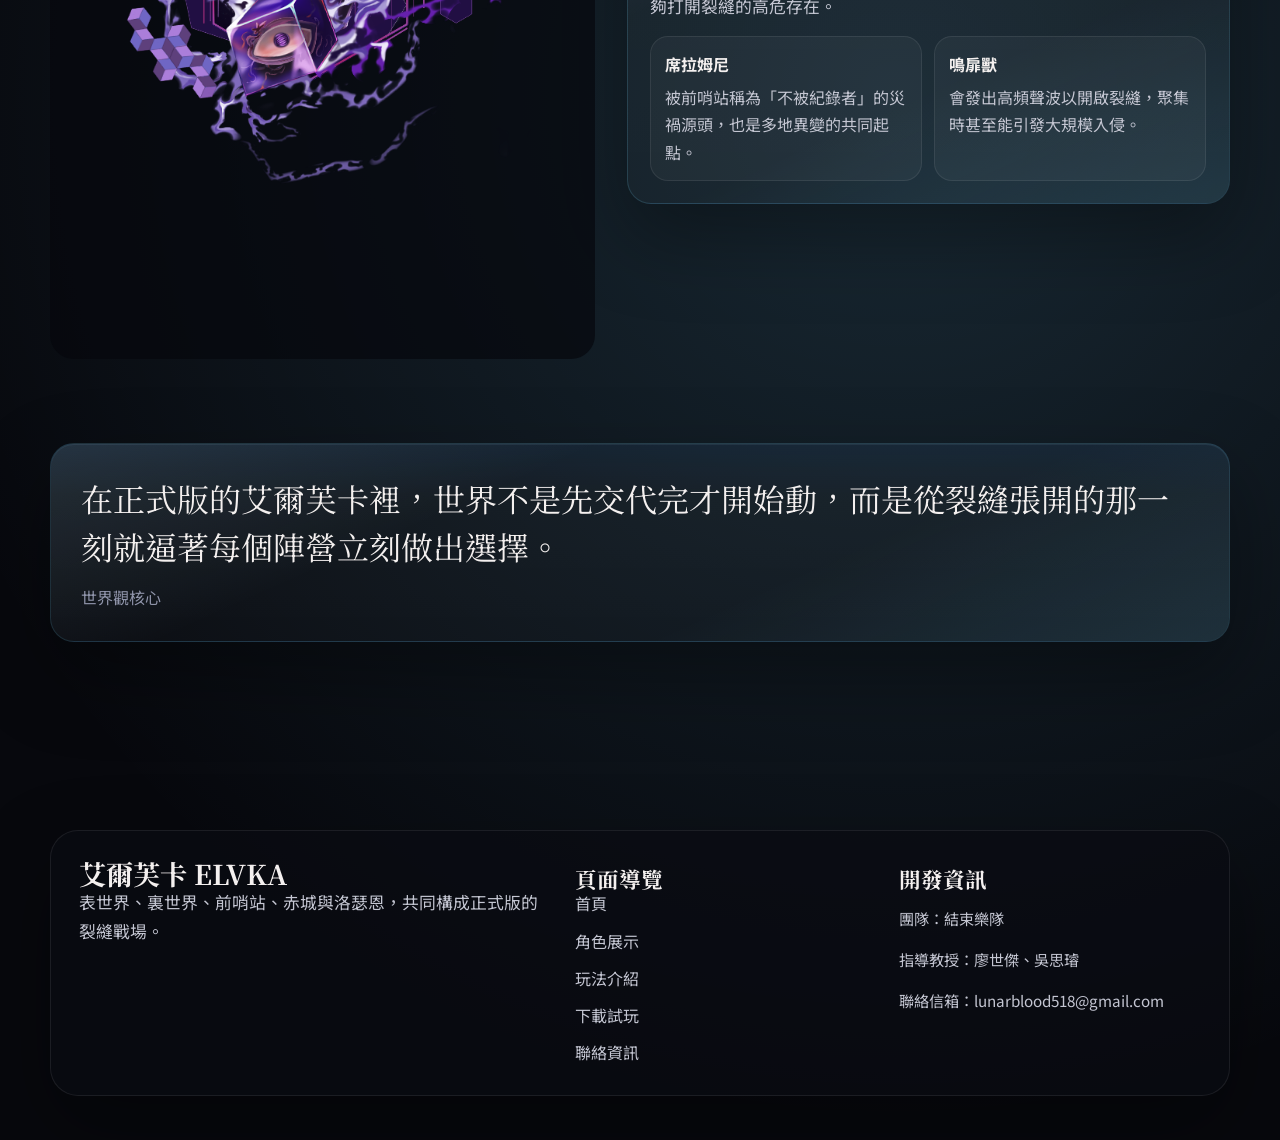
<file: world.html>
<!DOCTYPE html>
<html lang="zh-TW">
<head>
    <meta charset="UTF-8">
    <meta name="viewport" content="width=device-width, initial-scale=1.0">
    <title>艾爾芙卡世界觀 | 表世界、裏世界與赤城裂縫</title>
    <meta name="description" content="認識艾爾芙卡正式版世界觀：表世界與裏世界、永夜海洋、卡爾維恩前哨站、赤城血族、洛瑟恩黑暗區，以及席拉姆尼留下的異獸入侵。">
    <link rel="icon" type="image/png" href="assets/images/LOGO.png">
    <link rel="stylesheet" href="assets/css/plugins/animate.min.css">
    <link rel="stylesheet" href="assets/css/elvka-refresh.css">
    <link rel="stylesheet" href="https://cdnjs.cloudflare.com/ajax/libs/font-awesome/6.7.2/css/all.min.css">
</head>
<body class="site-body page-world">
    <div class="site-shell">
        <header class="site-header">
            <div class="container header-inner">
                <a class="brand" href="index.html">
                    <img src="assets/images/LOGO.png" alt="艾爾芙卡標誌">
                    <span class="brand-text">
                        <span class="brand-title">艾爾芙卡 ELVKA</span>
                        <span class="brand-subtitle">三人編隊 × 地形戰棋</span>
                    </span>
                </a>
                <button class="nav-toggle" type="button" aria-expanded="false" aria-label="切換導覽">
                    <span></span>
                </button>
                <nav class="site-nav" id="site-nav" aria-label="主要導覽">
                    <a href="index.html">首頁</a>
                    <a class="is-active" href="world.html">世界展示</a>
                    <a href="characters.html">角色展示</a>
                    <a href="gameplay.html">玩法介紹</a>
                    <a href="download.html">下載試玩</a>
                    <a href="contact.html">聯絡資訊</a>
                </nav>
            </div>
        </header>

        <main>
            <section class="page-hero">
                <div class="container page-hero-grid">
                    <div class="page-copy">
                        <span class="eyebrow">世界觀 / 正式版設定</span>
                        <h1 class="page-title">裏世界不知道表世界，<span class="accent">但異獸已經穿過裂縫而來</span></h1>
                        <p class="page-lead">《艾爾芙卡》的主要劇情發生在裏世界。這裡的居民不知道表世界存在，也不知道那些持續入侵的異獸，其實來自表世界的智慧生命。正式版的故事，就從赤城北方忽然張開的巨型裂縫開始。</p>
                        <div class="pill-row">
                            <span>表世界</span>
                            <span>裏世界</span>
                            <span>赤城裂縫</span>
                            <span>永夜海洋</span>
                        </div>
                    </div>
                    <div class="page-visual">
                        <img src="assets/images/elvka/creature.png" alt="鳴扉獸與異獸意象">
                    </div>
                </div>
            </section>

            <section class="section">
                <div class="container">
                    <div class="section-heading">
                        <span class="section-kicker">世界骨架</span>
                        <h2>正式版的主要舞台，建立在四個地點與一場尚未結束的災禍上</h2>
                        <p>永夜海洋、卡爾維恩、赤城與洛瑟恩不是單純背景，它們共同解釋了各族群為什麼會走到今天這一步。</p>
                    </div>

                    <div class="feature-grid">
                        <article class="info-card">
                            <div class="card-icon"><i class="fa-solid fa-water"></i></div>
                            <h3>永夜海洋</h3>
                            <p>位於裏世界極北的人類禁地。席拉姆尼消失在海域盡頭後，大量異獸開始從這一帶出現。</p>
                        </article>
                        <article class="info-card">
                            <div class="card-icon"><i class="fa-solid fa-city"></i></div>
                            <h3>卡爾維恩與前哨站</h3>
                            <p>南側海岸的巨大城市，也是抵禦入侵的第一道防線。潮汐之子的力量在這裡成為主戰力。</p>
                        </article>
                        <article class="info-card">
                            <div class="card-icon"><i class="fa-solid fa-house-crack"></i></div>
                            <h3>赤城與血族</h3>
                            <p>位於大陸偏南的封閉城市。席拉姆尼最早在此失控出現，也讓血族長期背負災禍源頭的污名。</p>
                        </article>
                    </div>
                </div>
            </section>

            <section class="section">
                <div class="container split-layout">
                    <div class="media-stack">
                        <figure class="art-card">
                            <img src="assets/images/elvka/hero-main.jpg" alt="艾爾芙卡群像主視覺">
                            <figcaption class="art-caption"><i class="fa-solid fa-people-group"></i>琉波、懸舵、獅鈴、絳纓、維爾莉絲與貝維塔，會從不同立場被同一場裂縫危機拉進戰線。</figcaption>
                        </figure>
                    </div>

                    <div class="media-copy">
                        <span class="section-kicker">第一章開端</span>
                        <h3>正式版不是先講完設定才開打，而是從赤城北方爆開的裂縫把所有人直接推上前線</h3>
                        <p>卡爾維恩穩定發展十多年後，赤城突然探測到強烈裂縫反應。衝擊波震亂整座城市時，貝維塔已經在裂縫附近阻擋異獸，琉波則奉命帶著懸舵與獅鈴趕往北方支援，絳纓也在混亂中與前哨站接上通訊。</p>
                        <ul class="bullet-list">
                            <li>貝維塔第一時間留在裂縫附近阻擊異獸。</li>
                            <li>琉波、懸舵、獅鈴構成第一章的支援小隊。</li>
                            <li>絳纓從赤城一側提供城內資訊與求援通報。</li>
                            <li>鳴扉獸已經擴散到赤城外圍，代表戰線惡化速度遠超預期。</li>
                        </ul>
                    </div>
                </div>
            </section>

            <section class="section">
                <div class="container">
                    <div class="section-heading">
                        <span class="section-kicker">族群與地區</span>
                        <h2>正式版的世界關係，不只分城市，也分種族、遷徙與被災禍改變過的生存方式</h2>
                    </div>

                    <div class="note-grid">
                        <article class="note-card">
                            <h3 class="panel-title">潮汐之子</h3>
                            <p class="lead-copy">與海洋高度適應的族群，少數成員能操控水。前哨站的主力戰力，便出自這一脈。</p>
                        </article>
                        <article class="note-card">
                            <h3 class="panel-title">血族</h3>
                            <p class="lead-copy">居於赤城、壽命極長卻生育率低的族群。席拉姆尼事件後，整座城市逐漸封閉。</p>
                        </article>
                        <article class="note-card">
                            <h3 class="panel-title">特林</h3>
                            <p class="lead-copy">分散住在洛瑟恩外圍的部落族群，沒有統一國家，而是以無數部落形式生存。</p>
                        </article>
                        <article class="note-card">
                            <h3 class="panel-title">幻蠱與黑暗區</h3>
                            <p class="lead-copy">洛瑟恩最危險的地帶之一。食肉植物與節肢掠食者能誘發幻覺，讓獵物自己走入陷阱。</p>
                        </article>
                    </div>
                </div>
            </section>

            <section class="section">
                <div class="container cta-layout">
                    <div class="roster-art">
                        <img src="assets/images/elvka/creature.png" alt="鳴扉獸與裂縫異象">
                    </div>

                    <article class="surface-panel">
                        <span class="section-kicker">異象與災禍</span>
                        <h3 class="panel-title">永夜海洋、席拉姆尼與鳴扉獸，讓這個世界始終活在下一次裂縫爆發的陰影裡</h3>
                        <p class="lead-copy">席拉姆尼最早在赤城的召喚儀式中失控出現，之後一路穿過洛瑟恩，最終消失於永夜海洋盡頭。從那之後，異獸開始大量現身，而鳴扉獸則成了能夠打開裂縫的高危存在。</p>
                        <div class="surface-meta">
                            <div class="mini-note">
                                <strong>席拉姆尼</strong>
                                <p>被前哨站稱為「不被紀錄者」的災禍源頭，也是多地異變的共同起點。</p>
                            </div>
                            <div class="mini-note">
                                <strong>鳴扉獸</strong>
                                <p>會發出高頻聲波以開啟裂縫，聚集時甚至能引發大規模入侵。</p>
                            </div>
                        </div>
                    </article>
                </div>
            </section>

            <section class="section">
                <div class="container">
                    <article class="quote-panel">
                        <p>在正式版的艾爾芙卡裡，世界不是先交代完才開始動，而是從裂縫張開的那一刻就逼著每個陣營立刻做出選擇。</p>
                        <span>世界觀核心</span>
                    </article>
                </div>
            </section>
        </main>

        <footer class="footer">
            <div class="container footer-panel">
                <section>
                    <h2 class="footer-title">艾爾芙卡 ELVKA</h2>
                    <p class="footer-copy">表世界、裏世界、前哨站、赤城與洛瑟恩，共同構成正式版的裂縫戰場。</p>
                </section>
                <section>
                    <h3 class="panel-title">頁面導覽</h3>
                    <ul class="footer-links">
                        <li><a href="index.html">首頁</a></li>
                        <li><a href="characters.html">角色展示</a></li>
                        <li><a href="gameplay.html">玩法介紹</a></li>
                        <li><a href="download.html">下載試玩</a></li>
                        <li><a href="contact.html">聯絡資訊</a></li>
                    </ul>
                </section>
                <section>
                    <h3 class="panel-title">開發資訊</h3>
                    <p class="footer-meta">團隊：結束樂隊</p>
                    <p class="footer-meta">指導教授：廖世傑、吳思璿</p>
                    <p class="footer-meta">聯絡信箱：lunarblood518@gmail.com</p>
                </section>
            </div>
        </footer>
    </div>
    <script src="assets/js/page-transitions.js"></script>
    <script src="assets/js/site-motion.js"></script>
</body>
</html>
</file>
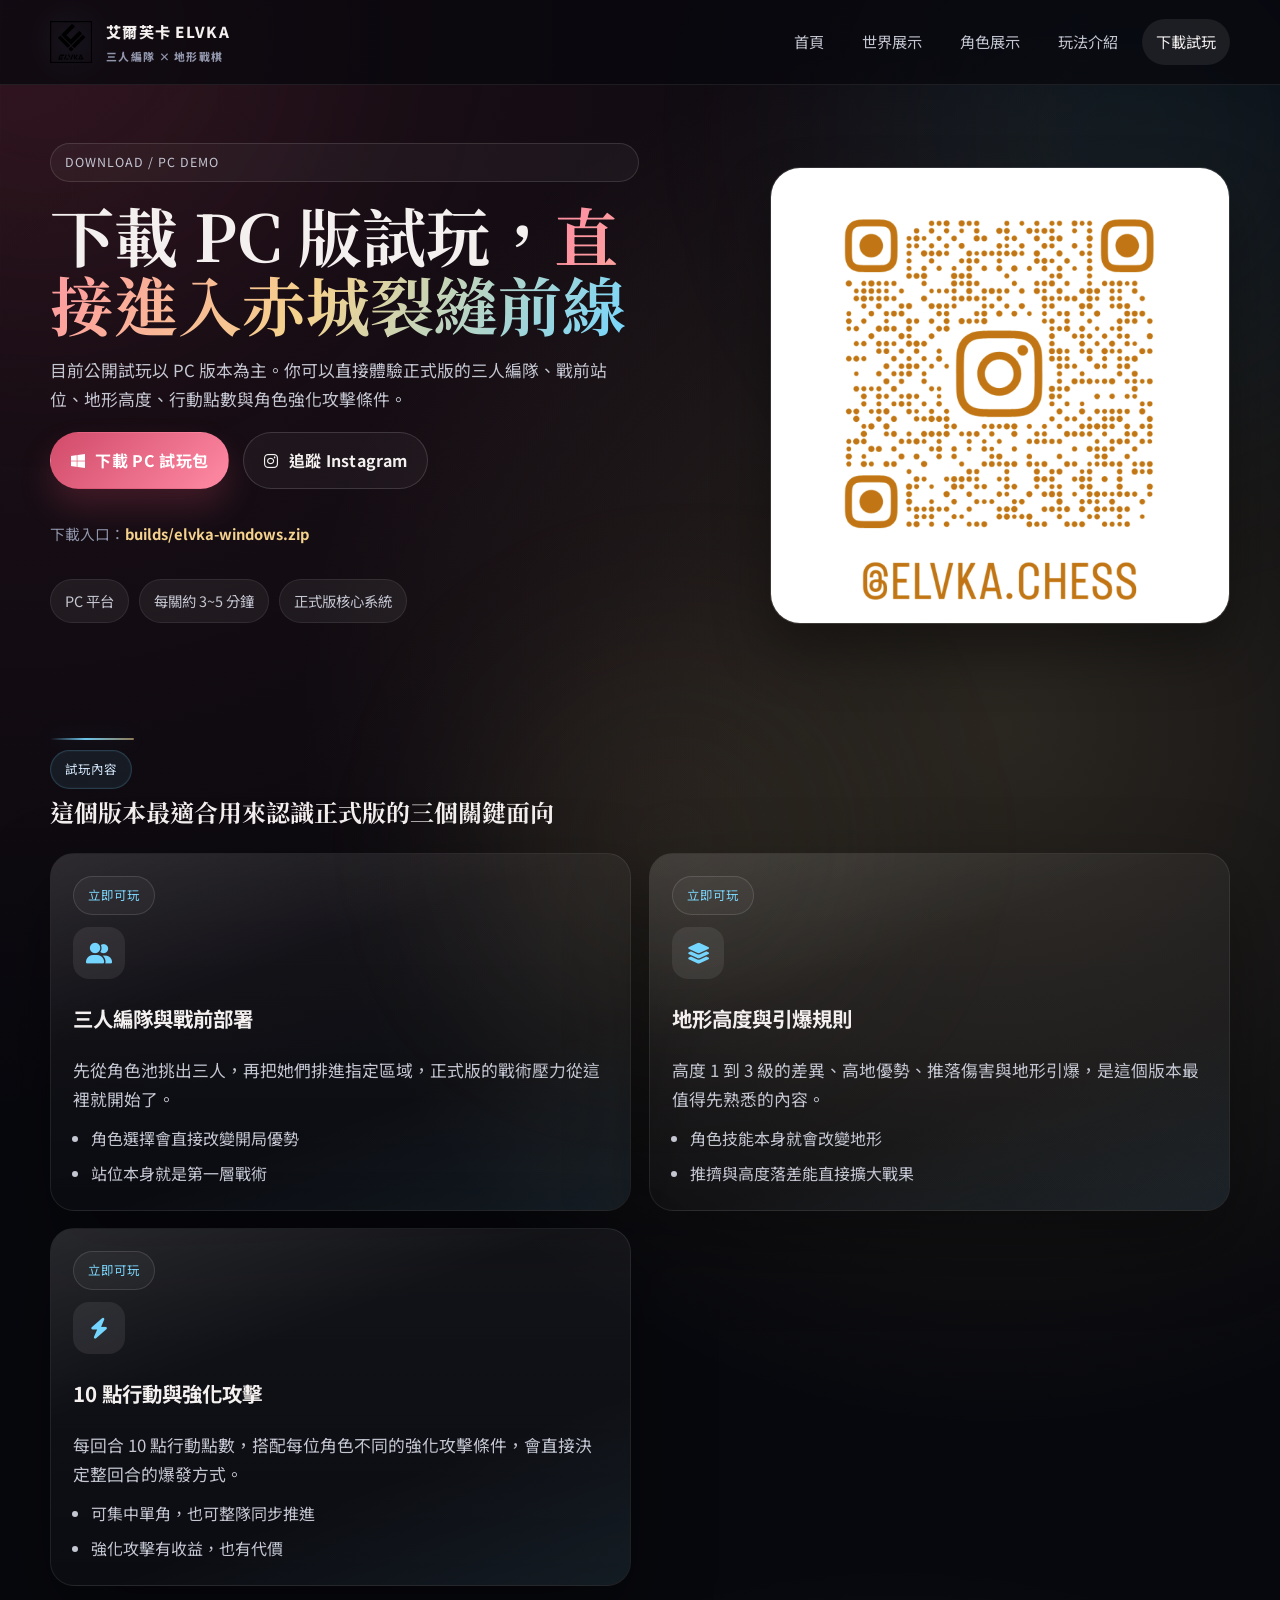
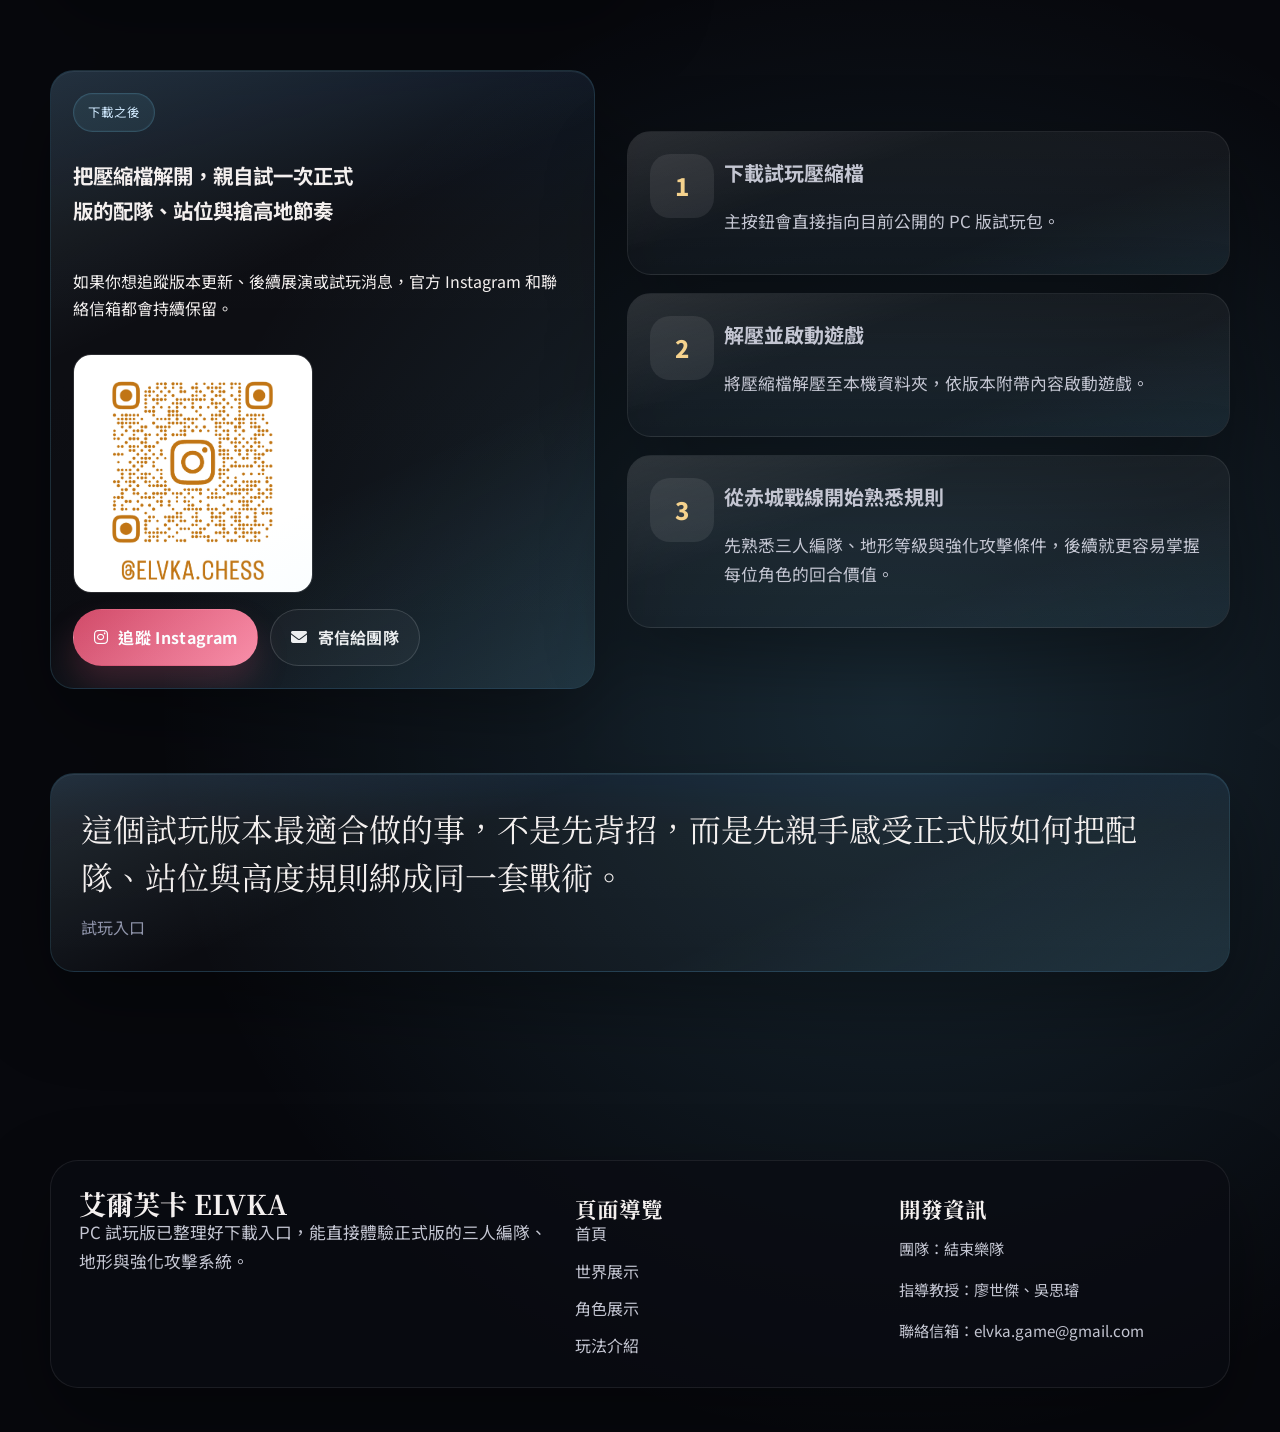
<file: html/download.html>
<!DOCTYPE html>
<html lang="zh-TW">
<head>
    <meta charset="UTF-8">
    <meta name="viewport" content="width=device-width, initial-scale=1.0">
    <title>艾爾芙卡下載試玩 | PC 版戰棋試玩包</title>
    <meta name="description" content="下載艾爾芙卡 PC 版試玩包，直接體驗三人編隊、戰前站位、地形高度、強化攻擊與正式版角色陣容。">
    <link rel="icon" type="image/png" href="assets/images/LOGO.png">
    <link rel="stylesheet" href="assets/css/plugins/animate.min.css">
    <link rel="stylesheet" href="assets/css/elvka-refresh.css">
    <link rel="stylesheet" href="https://cdnjs.cloudflare.com/ajax/libs/font-awesome/6.7.2/css/all.min.css">
</head>
<body class="site-body page-download">
    <div class="site-shell">
        <header class="site-header">
            <div class="container header-inner">
                <a class="brand" href="index.html">
                    <img src="assets/images/LOGO.png" alt="艾爾芙卡標誌">
                    <span class="brand-text">
                        <span class="brand-title">艾爾芙卡 ELVKA</span>
                        <span class="brand-subtitle">三人編隊 × 地形戰棋</span>
                    </span>
                </a>
                <button class="nav-toggle" type="button" aria-expanded="false" aria-label="切換導覽">
                    <span></span>
                </button>
                <nav class="site-nav" id="site-nav" aria-label="主要導覽">
                    <a href="index.html">首頁</a>
                    <a href="world.html">世界展示</a>
                    <a href="characters.html">角色展示</a>
                    <a href="gameplay.html">玩法介紹</a>
                    <a class="is-active" href="download.html">下載試玩</a>
                </nav>
            </div>
        </header>

        <main>
            <section class="page-hero">
                <div class="container page-hero-grid">
                    <div class="page-copy">
                        <span class="eyebrow">Download / PC Demo</span>
                        <h1 class="page-title">下載 PC 版試玩，<span class="accent">直接進入赤城裂縫前線</span></h1>
                        <p class="page-lead">目前公開試玩以 PC 版本為主。你可以直接體驗正式版的三人編隊、戰前站位、地形高度、行動點數與角色強化攻擊條件。</p>
                        <div class="download-hero-actions">
                            <a class="btn" href="builds/elvka-windows.zip" download><i class="fa-brands fa-windows"></i>下載 PC 試玩包</a>
                            <a class="btn btn-secondary" href="https://www.instagram.com/elvka_game/" target="_blank" rel="noreferrer"><i class="fa-brands fa-instagram"></i>追蹤 Instagram</a>
                        </div>
                        <p class="download-path">下載入口：<strong>builds/elvka-windows.zip</strong></p>
                        <div class="pill-row">
                            <span>PC 平台</span>
                            <span>每關約 3~5 分鐘</span>
                            <span>正式版核心系統</span>
                        </div>
                    </div>
                    <div class="page-visual">
                        <img src="assets/images/elvka/ig-qrcode.png" alt="艾爾芙卡 Instagram QR Code">
                    </div>
                </div>
            </section>

            <section class="section">
                <div class="container">
                    <div class="section-heading">
                        <span class="section-kicker">試玩內容</span>
                        <h2>這個版本最適合用來認識正式版的三個關鍵面向</h2>
                    </div>

                    <div class="platform-grid">
                        <article class="platform-card">
                            <span class="status-pill is-soon">立即可玩</span>
                            <div class="card-icon"><i class="fa-solid fa-user-group"></i></div>
                            <h3>三人編隊與戰前部署</h3>
                            <p>先從角色池挑出三人，再把她們排進指定區域，正式版的戰術壓力從這裡就開始了。</p>
                            <ul class="mini-list">
                                <li>角色選擇會直接改變開局優勢</li>
                                <li>站位本身就是第一層戰術</li>
                            </ul>
                        </article>
                        <article class="platform-card">
                            <span class="status-pill is-soon">立即可玩</span>
                            <div class="card-icon"><i class="fa-solid fa-layer-group"></i></div>
                            <h3>地形高度與引爆規則</h3>
                            <p>高度 1 到 3 級的差異、高地優勢、推落傷害與地形引爆，是這個版本最值得先熟悉的內容。</p>
                            <ul class="mini-list">
                                <li>角色技能本身就會改變地形</li>
                                <li>推擠與高度落差能直接擴大戰果</li>
                            </ul>
                        </article>
                        <article class="platform-card">
                            <span class="status-pill is-soon">立即可玩</span>
                            <div class="card-icon"><i class="fa-solid fa-bolt"></i></div>
                            <h3>10 點行動與強化攻擊</h3>
                            <p>每回合 10 點行動點數，搭配每位角色不同的強化攻擊條件，會直接決定整回合的爆發方式。</p>
                            <ul class="mini-list">
                                <li>可集中單角，也可整隊同步推進</li>
                                <li>強化攻擊有收益，也有代價</li>
                            </ul>
                        </article>
                    </div>
                </div>
            </section>

            <section class="section">
                <div class="container download-layout">
                    <article class="contact-panel">
                        <span class="section-kicker">下載之後</span>
                        <h3 class="contact-title">把壓縮檔解開，親自試一次正式版的配隊、站位與搶高地節奏</h3>
                        <p>如果你想追蹤版本更新、後續展演或試玩消息，官方 Instagram 和聯絡信箱都會持續保留。</p>
                        <img class="qr-image" src="assets/images/elvka/ig-qrcode.png" alt="艾爾芙卡 Instagram QR Code">
                        <div class="contact-actions">
                            <a class="btn" href="https://www.instagram.com/elvka_game/" target="_blank" rel="noreferrer"><i class="fa-brands fa-instagram"></i>追蹤 Instagram</a>
                            <a class="btn btn-secondary" href="mailto:elvka.game@gmail.com"><i class="fa-solid fa-envelope"></i>寄信給團隊</a>
                        </div>
                    </article>

                    <div class="timeline">
                        <article class="timeline-step">
                            <div class="timeline-index">1</div>
                            <div class="timeline-copy">
                                <h3 class="timeline-title">下載試玩壓縮檔</h3>
                                <p>主按鈕會直接指向目前公開的 PC 版試玩包。</p>
                            </div>
                        </article>
                        <article class="timeline-step">
                            <div class="timeline-index">2</div>
                            <div class="timeline-copy">
                                <h3 class="timeline-title">解壓並啟動遊戲</h3>
                                <p>將壓縮檔解壓至本機資料夾，依版本附帶內容啟動遊戲。</p>
                            </div>
                        </article>
                        <article class="timeline-step">
                            <div class="timeline-index">3</div>
                            <div class="timeline-copy">
                                <h3 class="timeline-title">從赤城戰線開始熟悉規則</h3>
                                <p>先熟悉三人編隊、地形等級與強化攻擊條件，後續就更容易掌握每位角色的回合價值。</p>
                            </div>
                        </article>
                    </div>
                </div>
            </section>

            <section class="section">
                <div class="container">
                    <article class="quote-panel">
                        <p>這個試玩版本最適合做的事，不是先背招，而是先親手感受正式版如何把配隊、站位與高度規則綁成同一套戰術。</p>
                        <span>試玩入口</span>
                    </article>
                </div>
            </section>
        </main>

        <footer class="footer">
            <div class="container footer-panel">
                <section>
                    <h2 class="footer-title">艾爾芙卡 ELVKA</h2>
                    <p class="footer-copy">PC 試玩版已整理好下載入口，能直接體驗正式版的三人編隊、地形與強化攻擊系統。</p>
                </section>
                <section>
                    <h3 class="panel-title">頁面導覽</h3>
                    <ul class="footer-links">
                        <li><a href="index.html">首頁</a></li>
                        <li><a href="world.html">世界展示</a></li>
                        <li><a href="characters.html">角色展示</a></li>
                        <li><a href="gameplay.html">玩法介紹</a></li>
                    </ul>
                </section>
                <section>
                    <h3 class="panel-title">開發資訊</h3>
                    <p class="footer-meta">團隊：結束樂隊</p>
                    <p class="footer-meta">指導教授：廖世傑、吳思璿</p>
                    <p class="footer-meta">聯絡信箱：elvka.game@gmail.com</p>
                </section>
            </div>
        </footer>
    </div>
    <script src="assets/js/page-transitions.js"></script>
    <script src="assets/js/site-motion.js"></script>
</body>
</html>
</file>
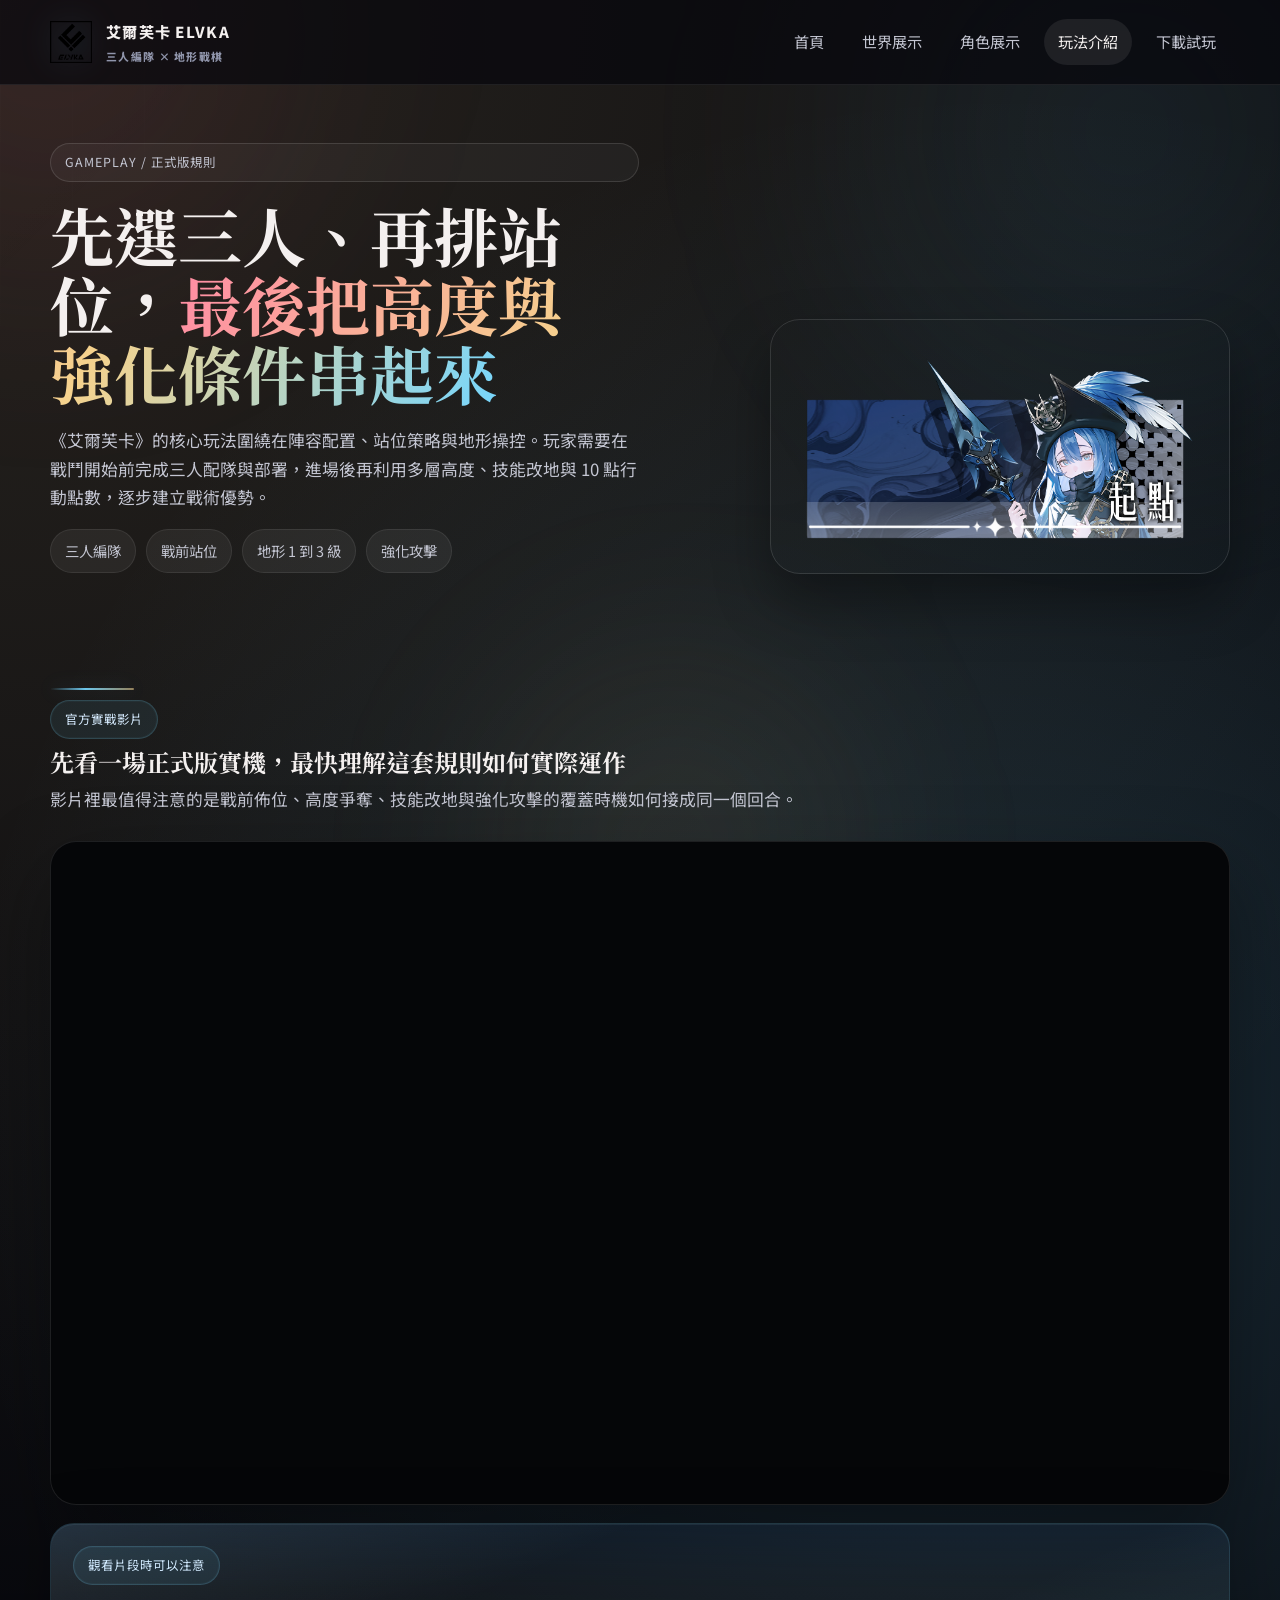
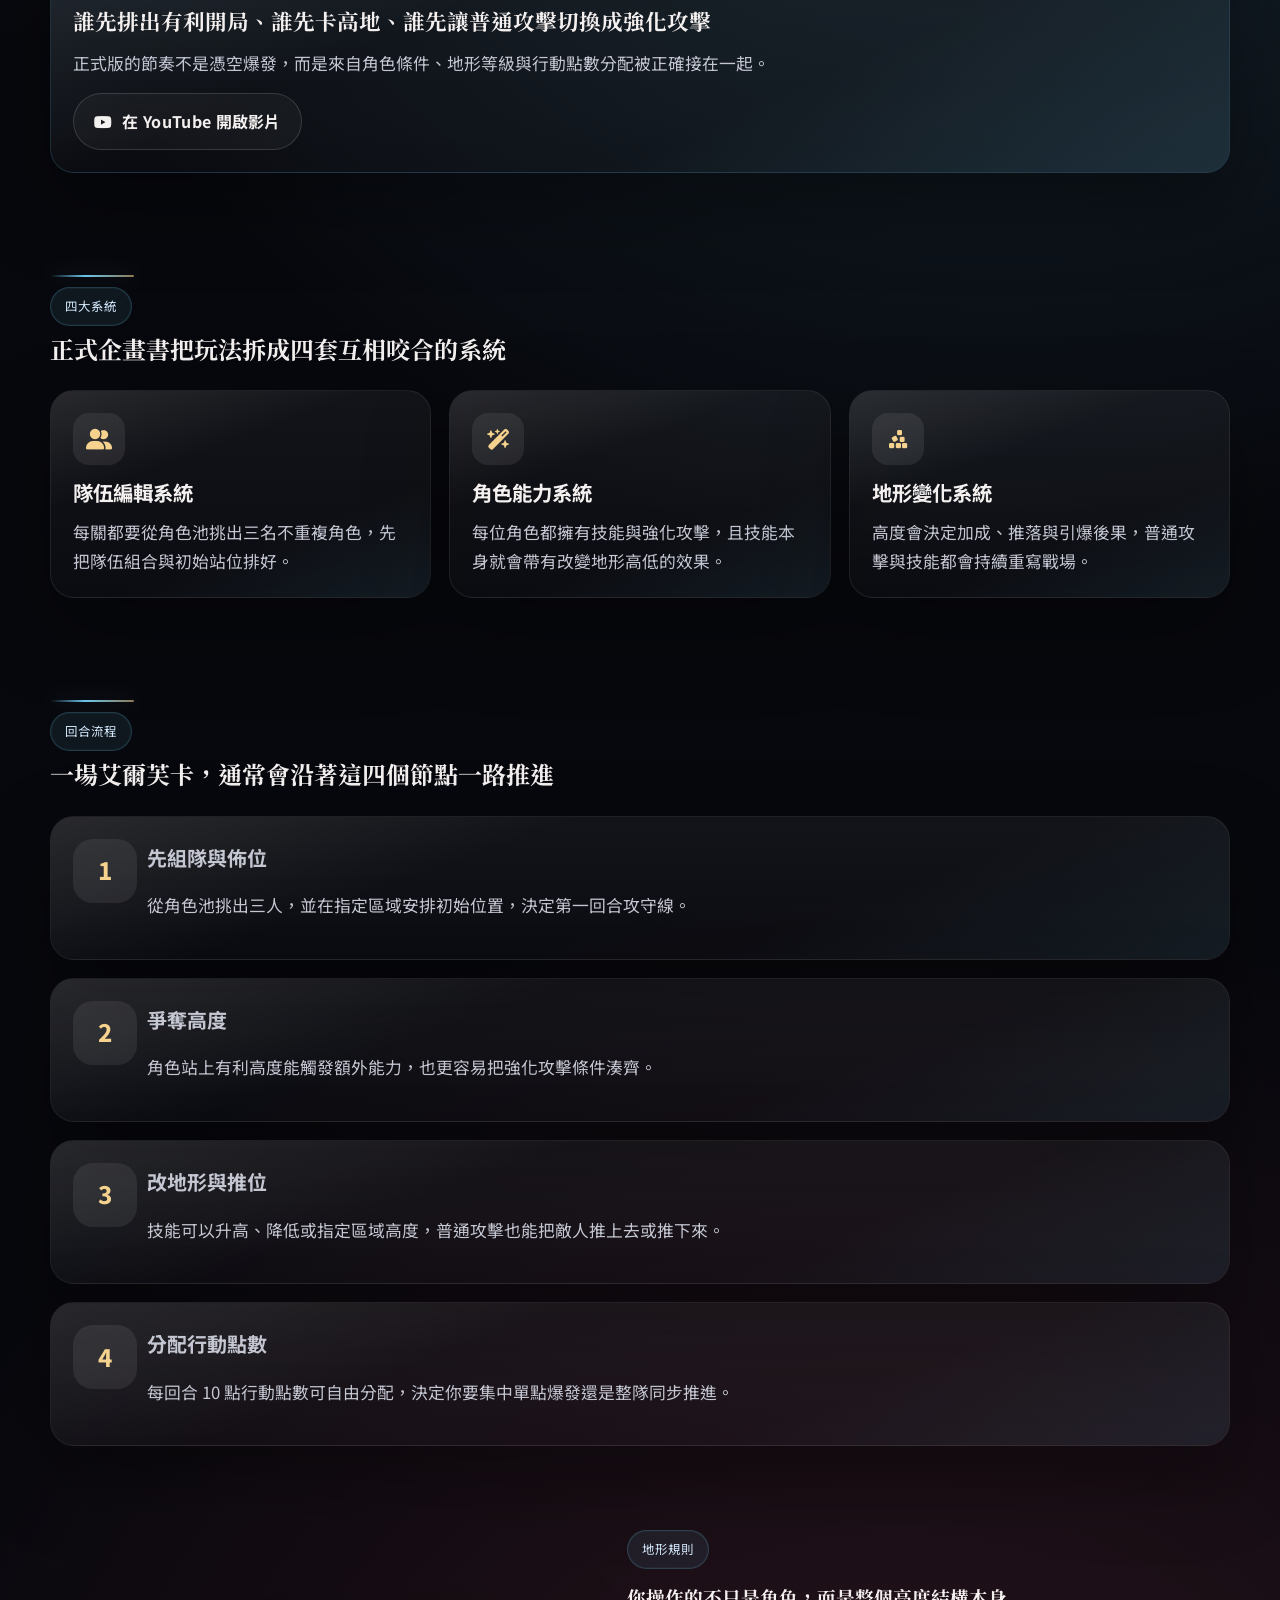
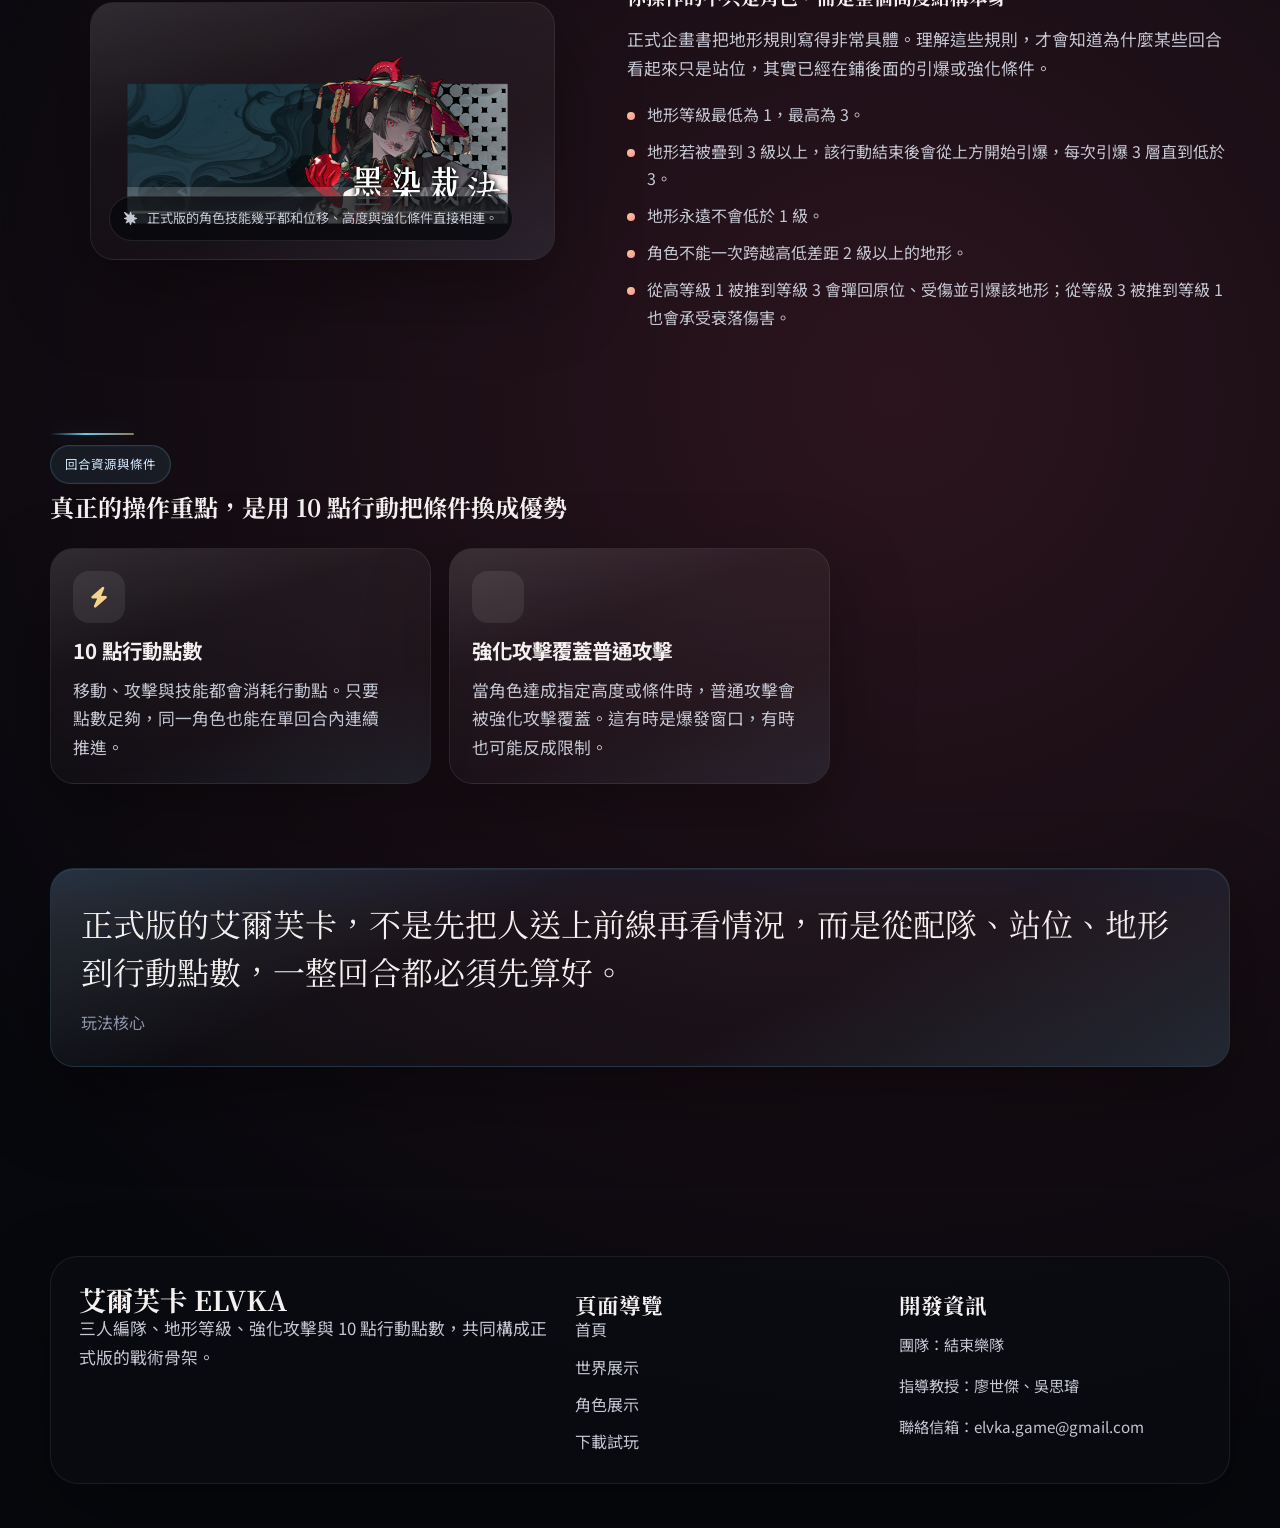
<file: html/gameplay.html>
<!DOCTYPE html>
<html lang="zh-TW">
<head>
    <meta charset="UTF-8">
    <meta name="viewport" content="width=device-width, initial-scale=1.0">
    <title>艾爾芙卡玩法介紹 | 三人編隊、地形等級與強化攻擊</title>
    <meta name="description" content="了解艾爾芙卡正式版的核心玩法：三人編隊、戰前站位、地形 1 到 3 級規則、10 點行動點數，以及每位角色的強化攻擊條件。">
    <link rel="icon" type="image/png" href="assets/images/LOGO.png">
    <link rel="stylesheet" href="assets/css/plugins/animate.min.css">
    <link rel="stylesheet" href="assets/css/elvka-refresh.css">
    <link rel="stylesheet" href="https://cdnjs.cloudflare.com/ajax/libs/font-awesome/6.7.2/css/all.min.css">
</head>
<body class="site-body page-gameplay">
    <div class="site-shell">
        <header class="site-header">
            <div class="container header-inner">
                <a class="brand" href="index.html">
                    <img src="assets/images/LOGO.png" alt="艾爾芙卡標誌">
                    <span class="brand-text">
                        <span class="brand-title">艾爾芙卡 ELVKA</span>
                        <span class="brand-subtitle">三人編隊 × 地形戰棋</span>
                    </span>
                </a>
                <button class="nav-toggle" type="button" aria-expanded="false" aria-label="切換導覽">
                    <span></span>
                </button>
                <nav class="site-nav" id="site-nav" aria-label="主要導覽">
                    <a href="index.html">首頁</a>
                    <a href="world.html">世界展示</a>
                    <a href="characters.html">角色展示</a>
                    <a class="is-active" href="gameplay.html">玩法介紹</a>
                    <a href="download.html">下載試玩</a>
                </nav>
            </div>
        </header>

        <main>
            <section class="page-hero">
                <div class="container page-hero-grid">
                    <div class="page-copy">
                        <span class="eyebrow">Gameplay / 正式版規則</span>
                        <h1 class="page-title">先選三人、再排站位，<span class="accent">最後把高度與強化條件串起來</span></h1>
                        <p class="page-lead">《艾爾芙卡》的核心玩法圍繞在陣容配置、站位策略與地形操控。玩家需要在戰鬥開始前完成三人配隊與部署，進場後再利用多層高度、技能改地與 10 點行動點數，逐步建立戰術優勢。</p>
                        <div class="pill-row">
                            <span>三人編隊</span>
                            <span>戰前站位</span>
                            <span>地形 1 到 3 級</span>
                            <span>強化攻擊</span>
                        </div>
                    </div>
                    <div class="page-visual">
                        <img src="assets/images/elvka/cards/Xuanduo_C5ult.png" alt="艾爾芙卡代表技能卡構圖">
                    </div>
                </div>
            </section>

            <section class="section">
                <div class="container">
                    <div class="section-heading">
                        <span class="section-kicker">官方實戰影片</span>
                        <h2>先看一場正式版實機，最快理解這套規則如何實際運作</h2>
                        <p>影片裡最值得注意的是戰前佈位、高度爭奪、技能改地與強化攻擊的覆蓋時機如何接成同一個回合。</p>
                    </div>

                    <div class="video-showcase">
                        <div class="video-frame" id="gameplay-video-frame" data-embed-src="https://www.youtube-nocookie.com/embed/glb0d_-3Oug?rel=0" data-watch-url="https://www.youtube.com/watch?v=glb0d_-3Oug" data-video-title="艾爾芙卡官方試玩影片"></div>
                        <article class="surface-panel">
                            <span class="section-kicker">觀看片段時可以注意</span>
                            <h3 class="panel-title">誰先排出有利開局、誰先卡高地、誰先讓普通攻擊切換成強化攻擊</h3>
                            <p class="lead-copy">正式版的節奏不是憑空爆發，而是來自角色條件、地形等級與行動點數分配被正確接在一起。</p>
                            <div class="hero-actions">
                                <a class="btn btn-secondary" href="https://www.youtube.com/watch?v=glb0d_-3Oug" target="_blank" rel="noreferrer"><i class="fa-brands fa-youtube"></i>在 YouTube 開啟影片</a>
                            </div>
                        </article>
                    </div>
                </div>
            </section>

            <section class="section">
                <div class="container">
                    <div class="section-heading">
                        <span class="section-kicker">四大系統</span>
                        <h2>正式企畫書把玩法拆成四套互相咬合的系統</h2>
                    </div>

                    <div class="metric-grid">
                        <article class="info-card">
                            <div class="card-icon"><i class="fa-solid fa-user-group"></i></div>
                            <h3>隊伍編輯系統</h3>
                            <p>每關都要從角色池挑出三名不重複角色，先把隊伍組合與初始站位排好。</p>
                        </article>
                        <article class="info-card">
                            <div class="card-icon"><i class="fa-solid fa-wand-magic-sparkles"></i></div>
                            <h3>角色能力系統</h3>
                            <p>每位角色都擁有技能與強化攻擊，且技能本身就會帶有改變地形高低的效果。</p>
                        </article>
                        <article class="info-card">
                            <div class="card-icon"><i class="fa-solid fa-cubes-stacked"></i></div>
                            <h3>地形變化系統</h3>
                            <p>高度會決定加成、推落與引爆後果，普通攻擊與技能都會持續重寫戰場。</p>
                        </article>
                    </div>
                </div>
            </section>

            <section class="section">
                <div class="container">
                    <div class="section-heading">
                        <span class="section-kicker">回合流程</span>
                        <h2>一場艾爾芙卡，通常會沿著這四個節點一路推進</h2>
                    </div>

                    <div class="timeline">
                        <article class="timeline-step">
                            <div class="timeline-index">1</div>
                            <div class="timeline-copy">
                                <h3 class="timeline-title">先組隊與佈位</h3>
                                <p>從角色池挑出三人，並在指定區域安排初始位置，決定第一回合攻守線。</p>
                            </div>
                        </article>
                        <article class="timeline-step">
                            <div class="timeline-index">2</div>
                            <div class="timeline-copy">
                                <h3 class="timeline-title">爭奪高度</h3>
                                <p>角色站上有利高度能觸發額外能力，也更容易把強化攻擊條件湊齊。</p>
                            </div>
                        </article>
                        <article class="timeline-step">
                            <div class="timeline-index">3</div>
                            <div class="timeline-copy">
                                <h3 class="timeline-title">改地形與推位</h3>
                                <p>技能可以升高、降低或指定區域高度，普通攻擊也能把敵人推上去或推下來。</p>
                            </div>
                        </article>
                        <article class="timeline-step">
                            <div class="timeline-index">4</div>
                            <div class="timeline-copy">
                                <h3 class="timeline-title">分配行動點數</h3>
                                <p>每回合 10 點行動點數可自由分配，決定你要集中單點爆發還是整隊同步推進。</p>
                            </div>
                        </article>
                    </div>
                </div>
            </section>

            <section class="section">
                <div class="container split-layout">
                    <div class="media-stack">
                        <figure class="art-card">
                            <img src="assets/images/elvka/cards/Jiangying_C4ult.png" alt="絳纓技能卡構圖">
                            <figcaption class="art-caption"><i class="fa-solid fa-burst"></i>正式版的角色技能幾乎都和位移、高度與強化條件直接相連。</figcaption>
                        </figure>
                    </div>

                    <div class="media-copy">
                        <span class="section-kicker">地形規則</span>
                        <h3>你操作的不只是角色，而是整個高度結構本身</h3>
                        <p>正式企畫書把地形規則寫得非常具體。理解這些規則，才會知道為什麼某些回合看起來只是站位，其實已經在鋪後面的引爆或強化條件。</p>
                        <ul class="bullet-list">
                            <li>地形等級最低為 1，最高為 3。</li>
                            <li>地形若被疊到 3 級以上，該行動結束後會從上方開始引爆，每次引爆 3 層直到低於 3。</li>
                            <li>地形永遠不會低於 1 級。</li>
                            <li>角色不能一次跨越高低差距 2 級以上的地形。</li>
                            <li>從高等級 1 被推到等級 3 會彈回原位、受傷並引爆該地形；從等級 3 被推到等級 1 也會承受衰落傷害。</li>
                        </ul>
                    </div>
                </div>
            </section>

            <section class="section">
                <div class="container">
                    <div class="section-heading">
                        <span class="section-kicker">回合資源與條件</span>
                        <h2>真正的操作重點，是用 10 點行動把條件換成優勢</h2>
                    </div>

                    <div class="feature-grid">
                        <article class="info-card">
                            <div class="card-icon"><i class="fa-solid fa-bolt"></i></div>
                            <h3>10 點行動點數</h3>
                            <p>移動、攻擊與技能都會消耗行動點。只要點數足夠，同一角色也能在單回合內連續推進。</p>
                        </article>
                        <article class="info-card">
                            <div class="card-icon"><i class="fa-solid fa-sword"></i></div>
                            <h3>強化攻擊覆蓋普通攻擊</h3>
                            <p>當角色達成指定高度或條件時，普通攻擊會被強化攻擊覆蓋。這有時是爆發窗口，有時也可能反成限制。</p>
                        </article>
                    </div>
                </div>
            </section>

            <section class="section">
                <div class="container">
                    <article class="quote-panel">
                        <p>正式版的艾爾芙卡，不是先把人送上前線再看情況，而是從配隊、站位、地形到行動點數，一整回合都必須先算好。</p>
                        <span>玩法核心</span>
                    </article>
                </div>
            </section>
        </main>

        <footer class="footer">
            <div class="container footer-panel">
                <section>
                    <h2 class="footer-title">艾爾芙卡 ELVKA</h2>
                    <p class="footer-copy">三人編隊、地形等級、強化攻擊與 10 點行動點數，共同構成正式版的戰術骨架。</p>
                </section>
                <section>
                    <h3 class="panel-title">頁面導覽</h3>
                    <ul class="footer-links">
                        <li><a href="index.html">首頁</a></li>
                        <li><a href="world.html">世界展示</a></li>
                        <li><a href="characters.html">角色展示</a></li>
                        <li><a href="download.html">下載試玩</a></li>
                    </ul>
                </section>
                <section>
                    <h3 class="panel-title">開發資訊</h3>
                    <p class="footer-meta">團隊：結束樂隊</p>
                    <p class="footer-meta">指導教授：廖世傑、吳思璿</p>
                    <p class="footer-meta">聯絡信箱：elvka.game@gmail.com</p>
                </section>
            </div>
        </footer>
    </div>
    <script src="assets/js/page-transitions.js"></script>
    <script src="assets/js/video-embeds.js"></script>
    <script src="assets/js/site-motion.js"></script>
</body>
</html>
</file>
<file: assets/css/elvka-refresh.css>
@import url('https://fonts.googleapis.com/css2?family=Noto+Sans+TC:wght@400;500;600;700;800&family=Noto+Serif+TC:wght@600;700;900&display=swap');

:root {
    --bg: #07080d;
    --bg-soft: #10131d;
    --panel: rgba(18, 20, 30, 0.88);
    --panel-strong: rgba(25, 28, 42, 0.96);
    --line: rgba(255, 255, 255, 0.08);
    --text: #f4f0ef;
    --text-muted: #c4c6d2;
    --text-soft: #9095ab;
    --crimson: #d14b69;
    --rose: #ff8aa4;
    --aqua: #74d6ff;
    --gold: #f5d28d;
    --violet: #7d6ff0;
    --shadow: 0 32px 80px rgba(0, 0, 0, 0.35);
    --radius-xl: 32px;
    --radius-lg: 24px;
    --radius-md: 18px;
    --radius-sm: 12px;
    --container: min(1180px, calc(100vw - 40px));
    --header-height: 84px;
    --transition: 220ms ease;
}

*,
*::before,
*::after {
    box-sizing: border-box;
}

html {
    scroll-behavior: smooth;
}

body {
    margin: 0;
    min-height: 100vh;
    background:
        radial-gradient(circle at top left, rgba(209, 75, 105, 0.18), transparent 34%),
        radial-gradient(circle at 85% 22%, rgba(116, 214, 255, 0.18), transparent 28%),
        radial-gradient(circle at 70% 76%, rgba(125, 111, 240, 0.12), transparent 30%),
        var(--bg);
    color: var(--text);
    font-family: 'Noto Sans TC', sans-serif;
    line-height: 1.7;
}

body::before {
    content: '';
    position: fixed;
    inset: 0;
    background:
        linear-gradient(135deg, rgba(255, 255, 255, 0.03), transparent 22%),
        repeating-linear-gradient(90deg, rgba(255, 255, 255, 0.02) 0, rgba(255, 255, 255, 0.02) 1px, transparent 1px, transparent 72px);
    opacity: 0.28;
    pointer-events: none;
    z-index: 0;
}

body::after {
    content: '';
    position: fixed;
    inset: -18%;
    background:
        radial-gradient(circle at 16% 16%, rgba(209, 75, 105, 0.2), transparent 22%),
        radial-gradient(circle at 78% 24%, rgba(116, 214, 255, 0.18), transparent 26%),
        radial-gradient(circle at 52% 82%, rgba(245, 210, 141, 0.16), transparent 22%);
    filter: blur(78px);
    opacity: 0.54;
    pointer-events: none;
    z-index: 0;
    animation: ambient-aurora 18s ease-in-out infinite alternate;
}

body.page-characters {
    background:
        radial-gradient(circle at top left, rgba(116, 214, 255, 0.16), transparent 34%),
        radial-gradient(circle at 78% 24%, rgba(209, 75, 105, 0.18), transparent 28%),
        radial-gradient(circle at 70% 76%, rgba(245, 210, 141, 0.14), transparent 30%),
        var(--bg);
}

body.page-world {
    background:
        radial-gradient(circle at top left, rgba(125, 111, 240, 0.18), transparent 34%),
        radial-gradient(circle at 78% 24%, rgba(209, 75, 105, 0.14), transparent 28%),
        radial-gradient(circle at 70% 76%, rgba(116, 214, 255, 0.16), transparent 30%),
        var(--bg);
}

body.page-gameplay {
    background:
        radial-gradient(circle at top left, rgba(245, 210, 141, 0.14), transparent 34%),
        radial-gradient(circle at 78% 24%, rgba(116, 214, 255, 0.16), transparent 28%),
        radial-gradient(circle at 70% 76%, rgba(209, 75, 105, 0.18), transparent 30%),
        var(--bg);
}

body.page-download {
    background:
        radial-gradient(circle at top left, rgba(209, 75, 105, 0.14), transparent 34%),
        radial-gradient(circle at 78% 24%, rgba(245, 210, 141, 0.15), transparent 28%),
        radial-gradient(circle at 70% 76%, rgba(116, 214, 255, 0.16), transparent 30%),
        var(--bg);
}

a {
    color: inherit;
    text-decoration: none;
}

img {
    display: block;
    max-width: 100%;
}

button,
input,
textarea,
select {
    font: inherit;
}

.site-shell {
    position: relative;
    z-index: 1;
    animation: page-shell-enter 540ms cubic-bezier(0.18, 0.9, 0.3, 1.04) both;
}

.site-body.is-page-leaving .site-shell {
    opacity: 0;
    transform: translateY(24px) scale(0.985);
    filter: blur(12px);
    transition: opacity 220ms ease, transform 260ms ease, filter 260ms ease;
    pointer-events: none;
}

body.motion-enabled [data-reveal] {
    opacity: 0;
    visibility: hidden;
    transform: translate3d(0, 18px, 0) scale(0.992);
    filter: blur(6px);
    will-change: transform, opacity, filter;
}

body.motion-enabled [data-reveal].is-revealed {
    opacity: 1;
    visibility: visible;
    transform: none;
    filter: none;
}

.container {
    width: var(--container);
    margin: 0 auto;
}

.site-header {
    position: sticky;
    top: 0;
    z-index: 20;
    backdrop-filter: blur(20px);
    background: rgba(7, 8, 13, 0.72);
    border-bottom: 1px solid var(--line);
}

.site-header::after {
    content: '';
    position: absolute;
    left: 0;
    right: 0;
    bottom: -1px;
    height: 2px;
    background: linear-gradient(90deg, var(--crimson), var(--gold), var(--aqua));
    transform: scaleX(var(--scroll-progress, 0));
    transform-origin: left center;
    box-shadow: 0 0 18px rgba(116, 214, 255, 0.32);
    pointer-events: none;
}

.header-inner {
    min-height: var(--header-height);
    display: flex;
    align-items: center;
    justify-content: space-between;
    gap: 24px;
}

.brand {
    display: inline-flex;
    align-items: center;
    gap: 14px;
    font-weight: 800;
    letter-spacing: 0.08em;
    text-transform: uppercase;
}

.brand img {
    width: 42px;
    height: 42px;
    object-fit: contain;
    filter: drop-shadow(0 0 18px rgba(116, 214, 255, 0.24));
}

.brand-text {
    display: grid;
    gap: 2px;
}

.brand-title {
    font-size: 0.95rem;
}

.brand-subtitle {
    color: var(--text-soft);
    font-size: 0.68rem;
    letter-spacing: 0.12em;
}

.nav-toggle {
    display: none;
    position: relative;
    width: 48px;
    height: 48px;
    padding: 0;
    border: 1px solid rgba(255, 255, 255, 0.12);
    border-radius: 16px;
    background: rgba(255, 255, 255, 0.06);
    color: var(--text);
    cursor: pointer;
}

.nav-toggle::before,
.nav-toggle::after,
.nav-toggle span {
    content: '';
    position: absolute;
    left: 50%;
    width: 20px;
    height: 2px;
    border-radius: 999px;
    background: currentColor;
    transform: translateX(-50%);
    transition: transform var(--transition), opacity var(--transition), top var(--transition);
}

.nav-toggle::before {
    top: 16px;
}

.nav-toggle span {
    top: 23px;
}

.nav-toggle::after {
    top: 30px;
}

.site-header.is-nav-open .nav-toggle::before {
    top: 23px;
    transform: translateX(-50%) rotate(45deg);
}

.site-header.is-nav-open .nav-toggle span {
    opacity: 0;
}

.site-header.is-nav-open .nav-toggle::after {
    top: 23px;
    transform: translateX(-50%) rotate(-45deg);
}

.site-nav {
    display: flex;
    align-items: center;
    gap: 10px;
    flex-wrap: wrap;
    justify-content: flex-end;
}

.site-nav a {
    padding: 10px 14px;
    border-radius: 999px;
    color: var(--text-muted);
    font-size: 0.95rem;
    transition: color var(--transition), background var(--transition), transform var(--transition);
}

.site-nav a:hover,
.site-nav a.is-active {
    color: var(--text);
    background: rgba(255, 255, 255, 0.08);
}

main {
    padding-bottom: 120px;
}

.hero-section,
.page-hero {
    padding: 76px 0 54px;
}

.hero-grid,
.split-layout,
.feature-split,
.cta-layout,
.download-layout {
    display: grid;
    gap: 32px;
}

.hero-grid {
    align-items: center;
    grid-template-columns: minmax(0, 1.02fr) minmax(320px, 0.98fr);
}

.hero-section--cinematic {
    padding: 0;
}

.hero-banner {
    position: relative;
    min-height: clamp(560px, calc(100vh - var(--header-height)), 860px);
    overflow: hidden;
    background: #060810;
}

.hero-banner::before,
.hero-banner::after {
    content: '';
    position: absolute;
    inset: 0;
    z-index: 1;
    pointer-events: none;
}

.hero-banner::before {
    background:
        linear-gradient(90deg, rgba(6, 8, 16, 0.96) 0%, rgba(7, 8, 13, 0.86) 30%, rgba(7, 8, 13, 0.34) 58%, rgba(7, 8, 13, 0.6) 100%),
        radial-gradient(circle at 18% 38%, rgba(116, 214, 255, 0.12), transparent 26%);
}

.hero-banner::after {
    inset: auto 0 0;
    height: 42%;
    background: linear-gradient(180deg, rgba(7, 8, 13, 0), rgba(7, 8, 13, 0.94));
}

.hero-banner-art {
    position: absolute;
    inset: 0;
    width: 100%;
    height: 100%;
    object-fit: cover;
    object-position: 72% 22%;
    transform: scale(1.03);
    filter: saturate(1.04) contrast(1.03);
}

.hero-banner-inner {
    position: relative;
    z-index: 2;
    min-height: inherit;
    display: flex;
    align-items: flex-end;
    padding: clamp(72px, 11vh, 128px) 0 clamp(84px, 12vh, 128px);
}

.eyebrow,
.section-kicker,
.badge-pill,
.status-pill {
    display: inline-flex;
    align-items: center;
    gap: 8px;
    border: 1px solid rgba(255, 255, 255, 0.12);
    background: rgba(255, 255, 255, 0.04);
    border-radius: 999px;
    color: var(--text-muted);
    padding: 8px 14px;
    font-size: 0.78rem;
    letter-spacing: 0.08em;
    text-transform: uppercase;
}

.display-title,
.page-title,
.section-heading h2,
.media-copy h3,
.panel-title,
.cta-copy h2,
.footer-title {
    margin: 0;
    font-family: 'Noto Serif TC', serif;
    line-height: 1.08;
}

.display-title {
    margin-top: 18px;
    font-size: clamp(3rem, 6vw, 5.7rem);
    letter-spacing: 0.02em;
    text-wrap: balance;
    line-break: strict;
}

.display-title--hero {
    display: grid;
    gap: 0.04em;
}

.display-title--hero .title-line {
    display: block;
    width: fit-content;
    max-width: 100%;
}

.display-title .accent,
.page-title .accent,
.gradient-text {
    background: linear-gradient(120deg, var(--rose), var(--gold), var(--aqua));
    -webkit-background-clip: text;
    background-clip: text;
    color: transparent;
}

.page-title,
.section-heading h2,
.media-copy h3,
.panel-title,
.cta-copy h2,
.footer-title,
.info-card h3,
.world-card h3,
.qte-card h3,
.platform-card h3,
.contact-title,
.roster-name,
.stat-value,
.timeline-title,
.card-title {
    text-wrap: balance;
    line-break: strict;
}

.lead-copy,
.page-lead,
.section-heading p,
.media-copy p,
.info-card p,
.platform-card p,
.footer-copy,
.timeline-copy {
    color: var(--text-muted);
    font-size: 1.05rem;
    margin: 0;
    text-wrap: pretty;
}

.hero-copy {
    display: grid;
    gap: 20px;
}

.hero-copy--banner {
    position: relative;
    z-index: 2;
    max-width: min(660px, 100%);
    gap: 22px;
    padding: 24px 0;
}

.hero-actions,
.page-actions,
.footer-actions {
    display: flex;
    gap: 14px;
    flex-wrap: wrap;
}

.btn {
    display: inline-flex;
    align-items: center;
    gap: 10px;
    padding: 14px 20px;
    border-radius: 999px;
    border: 1px solid transparent;
    background: linear-gradient(135deg, var(--crimson), var(--rose));
    color: #fff;
    font-weight: 700;
    letter-spacing: 0.02em;
    box-shadow: 0 18px 32px rgba(209, 75, 105, 0.22);
    transition: transform var(--transition), box-shadow var(--transition), border-color var(--transition), background var(--transition);
}

.btn:hover {
    transform: translateY(-2px);
    box-shadow: 0 22px 36px rgba(209, 75, 105, 0.28);
}

.btn-secondary {
    background: rgba(255, 255, 255, 0.04);
    color: var(--text);
    border-color: rgba(255, 255, 255, 0.14);
    box-shadow: none;
}

.btn-secondary:hover {
    border-color: rgba(116, 214, 255, 0.3);
    box-shadow: 0 18px 32px rgba(0, 0, 0, 0.18);
}

.stat-strip,
.metric-grid,
.tag-list,
.swatch-row {
    display: grid;
    gap: 14px;
}

.stat-strip {
    margin-top: 8px;
    grid-template-columns: repeat(3, minmax(0, 1fr));
}

.hero-stat-strip {
    margin-top: 0;
}

.hero-crest {
    display: grid;
    place-items: center;
    width: 80px;
    height: 80px;
    border-radius: 24px;
    background: rgba(255, 255, 255, 0.04);
    border: 1px solid rgba(255, 255, 255, 0.12);
    box-shadow: 0 24px 42px rgba(0, 0, 0, 0.26);
}

.hero-crest img {
    width: 48px;
    height: 48px;
    object-fit: contain;
}

.hero-banner-character {
    display: inline-flex;
    width: fit-content;
    padding: 7px 14px;
    border-radius: 999px;
    border: 1px solid rgba(245, 210, 141, 0.32);
    background: rgba(245, 210, 141, 0.08);
    color: var(--gold);
    font-size: 0.82rem;
    font-weight: 700;
    letter-spacing: 0.08em;
    text-transform: uppercase;
}

.hero-copy--banner .display-title {
    font-size: clamp(3.2rem, 7vw, 6.2rem);
    line-height: 1;
    text-shadow: 0 14px 40px rgba(0, 0, 0, 0.34);
}

.hero-copy--banner .display-title--hero .title-line {
    white-space: nowrap;
}

.hero-copy--banner .lead-copy {
    max-width: 52ch;
    color: rgba(244, 240, 239, 0.9);
    font-size: 1.08rem;
}

.hero-banner-note {
    max-width: 48ch;
    color: rgba(244, 240, 239, 0.72);
    font-size: 0.98rem;
    margin: 0;
}

.stat-card,
.info-card,
.roster-card,
.platform-card,
.timeline-step,
.skill-card,
.art-card,
.contact-panel,
.note-card,
.world-card,
.qte-card,
.surface-panel,
.quote-panel {
    position: relative;
    overflow: hidden;
    border-radius: var(--radius-lg);
    border: 1px solid var(--line);
    background: linear-gradient(180deg, rgba(255, 255, 255, 0.05), rgba(255, 255, 255, 0.02));
    box-shadow: var(--shadow);
    transition: transform 320ms ease, border-color 320ms ease, box-shadow 320ms ease;
}

.stat-card,
.info-card,
.platform-card,
.timeline-step,
.contact-panel,
.note-card,
.world-card,
.qte-card,
.surface-panel,
.quote-panel {
    padding: 22px;
}

.stat-card::before,
.info-card::before,
.roster-card::before,
.platform-card::before,
.timeline-step::before,
.skill-card::before,
.art-card::before,
.contact-panel::before,
.note-card::before,
.world-card::before,
.qte-card::before,
.surface-panel::before,
.quote-panel::before {
    content: '';
    position: absolute;
    inset: 0;
    background: linear-gradient(160deg, rgba(255, 255, 255, 0.09), transparent 34%, transparent 66%, rgba(116, 214, 255, 0.08));
    pointer-events: none;
}

.stat-card::after,
.info-card::after,
.roster-card::after,
.platform-card::after,
.timeline-step::after,
.skill-card::after,
.art-card::after,
.contact-panel::after,
.note-card::after,
.world-card::after,
.qte-card::after,
.surface-panel::after,
.quote-panel::after {
    content: '';
    position: absolute;
    top: -34%;
    bottom: -34%;
    left: -48%;
    width: 36%;
    background: linear-gradient(115deg, transparent, rgba(255, 255, 255, 0.18), transparent);
    opacity: 0;
    transform: rotate(18deg) translateX(0);
    pointer-events: none;
    transition: transform 620ms ease, opacity 320ms ease;
}

.stat-card:hover,
.info-card:hover,
.roster-card:hover,
.platform-card:hover,
.timeline-step:hover,
.skill-card:hover,
.art-card:hover,
.contact-panel:hover,
.note-card:hover,
.world-card:hover,
.qte-card:hover,
.surface-panel:hover,
.quote-panel:hover {
    transform: translateY(-8px) scale(1.01);
    border-color: rgba(116, 214, 255, 0.24);
    box-shadow: 0 28px 54px rgba(0, 0, 0, 0.38);
}

.stat-card:hover::after,
.info-card:hover::after,
.roster-card:hover::after,
.platform-card:hover::after,
.timeline-step:hover::after,
.skill-card:hover::after,
.art-card:hover::after,
.contact-panel:hover::after,
.note-card:hover::after,
.world-card:hover::after,
.qte-card:hover::after,
.surface-panel:hover::after,
.quote-panel:hover::after {
    opacity: 0.8;
    transform: rotate(18deg) translateX(360%);
}

body.page-world .surface-panel,
body.page-world .quote-panel,
body.page-characters .surface-panel,
body.page-characters .quote-panel,
body.page-gameplay .surface-panel,
body.page-gameplay .quote-panel,
body.page-download .surface-panel,
body.page-download .quote-panel,
body.page-contact .surface-panel,
body.page-contact .quote-panel,
body.page-download .contact-panel {
    border-color: rgba(116, 214, 255, 0.16);
    background: linear-gradient(180deg, rgba(92, 163, 255, 0.08) 0%, rgba(255, 255, 255, 0.03) 26%, rgba(255, 255, 255, 0.02) 100%);
    box-shadow: var(--shadow), inset 0 1px 0 rgba(182, 231, 255, 0.08);
}

body.page-world .surface-panel::before,
body.page-world .quote-panel::before,
body.page-characters .surface-panel::before,
body.page-characters .quote-panel::before,
body.page-gameplay .surface-panel::before,
body.page-gameplay .quote-panel::before,
body.page-download .surface-panel::before,
body.page-download .quote-panel::before,
body.page-contact .surface-panel::before,
body.page-contact .quote-panel::before,
body.page-download .contact-panel::before {
    background: linear-gradient(156deg, rgba(168, 226, 255, 0.14), transparent 34%, transparent 64%, rgba(116, 214, 255, 0.12));
}

.stat-label,
.mini-label,
.timeline-label {
    color: var(--text-soft);
    font-size: 0.82rem;
    letter-spacing: 0.08em;
    text-transform: uppercase;
}

.stat-value,
.panel-title,
.timeline-title,
.contact-title,
.card-title {
    position: relative;
    z-index: 1;
    margin-top: 8px;
    font-size: 1.35rem;
    font-weight: 700;
}

.stat-value {
    font-size: 1.65rem;
}

.home-page .site-header {
    background: rgba(244, 248, 253, 0.76);
    border-bottom: 1px solid rgba(23, 62, 102, 0.08);
}

.home-page .brand-title,
.home-page .site-nav a,
.home-page .nav-toggle {
    color: #173e66;
}

.home-page .brand-subtitle,
.home-page .site-nav a {
    color: rgba(23, 62, 102, 0.72);
}

.home-page .site-nav a:hover,
.home-page .site-nav a.is-active {
    color: #173e66;
    background: rgba(255, 255, 255, 0.62);
}

.home-page .nav-toggle {
    border-color: rgba(23, 62, 102, 0.12);
    background: rgba(255, 255, 255, 0.7);
}

.hero-banner {
    --hero-parallax: 0px;
    --hero-overlay-shift: 0px;
    --hero-copy-shift: 0px;
    --hero-pointer-x: 0px;
    --hero-pointer-y: 0px;
    --hero-tilt-x: 0deg;
    --hero-tilt-y: 0deg;
    position: relative;
    isolation: isolate;
    min-height: clamp(700px, calc(100vh - var(--header-height)), 940px);
    overflow: hidden;
    background: linear-gradient(135deg, #f9fbff 0%, #f0f4fb 44%, #d7eaff 100%);
}

.hero-banner::before,
.hero-banner::after {
    content: '';
    position: absolute;
    inset: 0;
    z-index: 1;
    pointer-events: none;
}

.hero-banner::before {
    background:
        linear-gradient(90deg, rgba(248, 251, 255, 0.04) 0%, rgba(248, 251, 255, 0.08) 18%, rgba(248, 251, 255, 0.62) 46%, rgba(248, 251, 255, 0.92) 72%, rgba(248, 251, 255, 0.98) 100%),
        radial-gradient(circle at 76% 28%, rgba(116, 214, 255, 0.22), transparent 30%),
        radial-gradient(circle at 84% 58%, rgba(24, 87, 146, 0.08), transparent 24%);
    transform: translate3d(calc(var(--hero-pointer-x) * 0.12), calc(var(--hero-overlay-shift) * -0.18), 0);
}

.hero-banner::after {
    inset: auto 0 0;
    height: 24%;
    background: linear-gradient(180deg, rgba(242, 246, 252, 0) 0%, rgba(242, 246, 252, 0.64) 62%, rgba(7, 8, 13, 0.24) 100%);
}

.hero-banner-art {
    position: absolute;
    inset: 0;
    width: 100%;
    height: 100%;
    object-fit: cover;
    object-position: 21% 28%;
    transform: translate3d(calc(var(--hero-pointer-x) * -0.62), calc(var(--hero-parallax) * 0.78 + var(--hero-pointer-y) * -0.34), 0) scale(1.004);
    filter: saturate(1.02) contrast(1.01);
    will-change: transform;
}

.hero-particles {
    position: absolute;
    inset: 0 0 0 48%;
    z-index: 1;
    pointer-events: none;
    opacity: 0.78;
}

.hero-typography-layer {
    position: absolute;
    top: 12%;
    right: 4%;
    z-index: 1;
    display: grid;
    justify-items: end;
    gap: 6px;
    width: min(56vw, 740px);
    pointer-events: none;
    mix-blend-mode: multiply;
    filter: saturate(1.08);
    transform: translate3d(calc(var(--hero-pointer-x) * 0.3), calc(var(--hero-pointer-y) * 0.18), 0);
}

.hero-typography-layer::before,
.hero-typography-layer::after {
    content: '';
    position: absolute;
    right: 0;
    z-index: 2;
    border-radius: 999px;
    pointer-events: none;
}

.hero-typography-layer::before {
    top: 12%;
    width: clamp(160px, 22vw, 320px);
    height: 22px;
    background: linear-gradient(95deg, rgba(255, 255, 255, 0), rgba(255, 255, 255, 0.92) 18%, rgba(195, 228, 255, 0.78) 58%, rgba(142, 205, 255, 0.06) 100%);
    opacity: 0.82;
    transform: translate3d(calc(var(--hero-pointer-x) * -0.34), calc(var(--hero-pointer-y) * -0.18), 0) rotate(-18deg);
}

.hero-typography-layer::after {
    top: 34%;
    width: clamp(220px, 28vw, 420px);
    height: 44px;
    background: linear-gradient(90deg, rgba(255, 255, 255, 0), rgba(224, 242, 255, 0.74) 26%, rgba(255, 255, 255, 0.18) 82%, rgba(255, 255, 255, 0) 100%);
    opacity: 0.48;
    filter: blur(14px);
    transform: translate3d(calc(var(--hero-pointer-x) * -0.24), calc(var(--hero-pointer-y) * -0.12), 0) rotate(-11deg);
}

.hero-typography-word {
    position: relative;
    z-index: 1;
    font-family: 'Noto Serif TC', serif;
    font-size: clamp(5rem, 15vw, 12rem);
    line-height: 0.82;
    letter-spacing: 0.04em;
    color: rgba(21, 144, 228, 0.16);
}

.hero-typography-word--sub {
    font-family: 'Noto Sans TC', sans-serif;
    font-size: clamp(0.9rem, 1.4vw, 1.35rem);
    letter-spacing: 0.62em;
    text-transform: uppercase;
    color: rgba(21, 87, 140, 0.46);
}

.hero-banner-inner {
    position: relative;
    z-index: 2;
    min-height: inherit;
    display: grid;
    grid-template-columns: minmax(0, 1.08fr) minmax(360px, 520px);
    align-items: center;
    padding: clamp(72px, 10vh, 118px) 0 clamp(92px, 12vh, 136px);
}

.hero-banner-character {
    display: inline-flex;
    width: fit-content;
    padding: 8px 14px;
    border-radius: 999px;
    border: 1px solid rgba(34, 104, 161, 0.18);
    background: rgba(37, 116, 180, 0.08);
    color: #195285;
    font-size: 0.78rem;
    font-weight: 700;
    letter-spacing: 0.14em;
    text-transform: uppercase;
}

.eyebrow--hero {
    position: relative;
    gap: 14px;
    padding-inline: 0;
    background: transparent;
    border-color: transparent;
    color: rgba(23, 62, 102, 0.72);
}

.eyebrow--hero::before,
.eyebrow--hero::after {
    content: '';
    width: 34px;
    height: 1px;
    border-radius: 999px;
    background: linear-gradient(90deg, rgba(25, 82, 133, 0), rgba(25, 82, 133, 0.72), rgba(135, 209, 255, 0.72));
}

.eyebrow--hero::after {
    transform: scaleX(-1);
}

.hero-copy-meta {
    display: flex;
    align-items: center;
    gap: 12px;
    flex-wrap: wrap;
}

.hero-copy--banner {
    position: relative;
    grid-column: 2;
    justify-self: end;
    max-width: min(520px, 100%);
    isolation: isolate;
    gap: 14px;
    padding: clamp(18px, 1.9vw, 26px) clamp(22px, 2.6vw, 34px) clamp(20px, 2vw, 28px);
    border-radius: 38px;
    background: linear-gradient(120deg, rgba(255, 255, 255, 0.28) 0%, rgba(255, 255, 255, 0.14) 24%, rgba(255, 255, 255, 0.04) 54%, rgba(255, 255, 255, 0) 100%);
    border: none;
    box-shadow: none;
    backdrop-filter: blur(8px);
    color: #102940;
    transform: perspective(1400px) translate3d(calc(var(--hero-pointer-x) * 0.16), calc(var(--hero-copy-shift) * -0.52 + var(--hero-pointer-y) * -0.12), 0) rotateX(var(--hero-tilt-x)) rotateY(var(--hero-tilt-y));
    transform-style: preserve-3d;
    will-change: transform;
}

.hero-copy--banner::before {
    content: '';
    position: absolute;
    inset: -20px -16px -18px -68px;
    border-radius: 46px 120px 112px 42px;
    background:
        linear-gradient(115deg, rgba(255, 255, 255, 0.96) 0%, rgba(250, 252, 255, 0.88) 18%, rgba(244, 249, 255, 0.54) 42%, rgba(244, 249, 255, 0.14) 68%, rgba(244, 249, 255, 0) 92%),
        radial-gradient(circle at 18% 52%, rgba(112, 193, 255, 0.22), transparent 34%);
    border: 1px solid rgba(63, 133, 188, 0.12);
    box-shadow: 0 24px 70px rgba(28, 79, 123, 0.14);
    clip-path: polygon(0 10%, 84% 0, 100% 18%, 95% 90%, 22% 100%, 0 78%);
    z-index: -1;
}

.hero-copy--banner::after {
    content: '';
    position: absolute;
    inset: auto 12% -18% 26%;
    height: 36%;
    border-radius: 999px;
    background: radial-gradient(circle, rgba(104, 196, 255, 0.28) 0%, rgba(104, 196, 255, 0.14) 38%, rgba(104, 196, 255, 0) 74%);
    filter: blur(30px);
    opacity: 0.76;
    z-index: -2;
    transform: translate3d(calc(var(--hero-pointer-x) * 0.18), calc(var(--hero-pointer-y) * -0.12), 0);
}

.hero-copy--banner > * {
    position: relative;
    z-index: 1;
}

.hero-editorial-line {
    color: rgba(24, 70, 112, 0.7);
    font-size: 0.72rem;
    font-weight: 700;
    letter-spacing: 0.38em;
    text-transform: uppercase;
}

.hero-copy--banner .display-title {
    color: #183a61;
    font-size: clamp(2.72rem, 4.9vw, 5rem);
    line-height: 0.97;
    text-shadow: none;
    letter-spacing: -0.01em;
}

.hero-copy--banner .display-title--hero {
    justify-items: start;
    gap: clamp(0.08em, 0.6vw, 0.16em);
}

.hero-copy--banner .display-title--hero .title-line {
    width: 100%;
    white-space: normal;
    line-height: 0.96;
    text-wrap: balance;
}

.hero-copy--banner .display-title .accent {
    background: linear-gradient(120deg, #184a7d, #2390d7, #91d8ff);
    -webkit-background-clip: text;
    background-clip: text;
    color: transparent;
}

.hero-copy--banner .lead-copy {
    max-width: 40ch;
    color: rgba(19, 42, 68, 0.78);
    font-size: 0.98rem;
}

.hero-banner-note {
    max-width: 38ch;
    color: rgba(25, 57, 92, 0.58);
    font-size: 0.94rem;
    margin: 0;
}

.hero-copy--banner .btn {
    background: linear-gradient(135deg, #173e66, #2788d0);
    box-shadow: 0 18px 30px rgba(39, 136, 208, 0.22);
}

.hero-copy--banner .btn-secondary {
    background: rgba(255, 255, 255, 0.72);
    color: #173e66;
    border-color: rgba(23, 62, 102, 0.16);
}

.hero-scroll-cue {
    position: absolute;
    right: clamp(26px, 4vw, 46px);
    bottom: 20px;
    z-index: 3;
    display: grid;
    justify-items: center;
    gap: 8px;
    color: rgba(20, 57, 93, 0.82);
    text-transform: uppercase;
    letter-spacing: 0.28em;
    font-size: 0.68rem;
}

.hero-scroll-cue-label {
    opacity: 0.72;
}

.hero-scroll-cue-icon {
    width: 46px;
    height: 46px;
    display: grid;
    place-items: center;
    border-radius: 999px;
    border: 1px solid rgba(23, 62, 102, 0.12);
    background: rgba(255, 255, 255, 0.86);
    box-shadow: 0 18px 30px rgba(17, 53, 87, 0.12);
    animation: hero-scroll-bob 1.8s ease-in-out infinite;
}

.hero-scroll-cue:hover .hero-scroll-cue-icon {
    border-color: rgba(39, 136, 208, 0.28);
}

.art-card img,
.roster-art img,
.page-visual img,
.visual-frame img {
    transition: transform 620ms ease, filter 620ms ease;
}

.art-card:hover img,
.roster-card:hover .roster-art img,
.page-visual:hover img,
.visual-frame:hover img {
    transform: scale(1.04);
    filter: saturate(1.06);
}

.visual-stage {
    position: relative;
    min-height: 640px;
    display: grid;
    place-items: center;
}

.visual-stage--poster {
    min-height: 720px;
    padding: 24px 0 18px;
    align-items: end;
}

.visual-stage::before,
.visual-stage::after {
    content: '';
    position: absolute;
    border-radius: 999px;
    filter: blur(24px);
    opacity: 0.72;
}

.visual-stage::before {
    inset: 16% auto auto 2%;
    width: 160px;
    height: 160px;
    background: rgba(209, 75, 105, 0.34);
}

.visual-stage::after {
    inset: auto 0 12% auto;
    width: 200px;
    height: 200px;
    background: rgba(116, 214, 255, 0.24);
}

.visual-frame {
    position: relative;
    z-index: 2;
    width: min(100%, 520px);
    border-radius: 36px;
    overflow: hidden;
    transform: rotate(-5deg);
    border: 1px solid rgba(255, 255, 255, 0.12);
    box-shadow: 0 34px 60px rgba(0, 0, 0, 0.42);
}

.visual-frame img {
    width: 100%;
    aspect-ratio: 4 / 5.3;
    object-fit: cover;
}

.hero-backdrop-card {
    position: absolute;
    z-index: 0;
    inset: 14% auto 22% 2%;
    width: min(100%, 330px);
    border-radius: 30px;
    overflow: hidden;
    border: 1px solid rgba(255, 255, 255, 0.08);
    box-shadow: 0 26px 52px rgba(0, 0, 0, 0.28);
    transform: rotate(-8deg);
    opacity: 0.52;
    animation: hero-backdrop-enter 920ms cubic-bezier(0.16, 0.84, 0.34, 1.04) both;
}

.hero-backdrop-card::after {
    content: '';
    position: absolute;
    inset: 0;
    background: linear-gradient(180deg, rgba(7, 8, 13, 0.16), rgba(7, 8, 13, 0.48));
}

.hero-backdrop-card img {
    width: 100%;
    aspect-ratio: 4 / 5.3;
    object-fit: cover;
}

.visual-frame--hero-poster {
    width: min(100%, 470px);
    margin-left: auto;
    transform: rotate(4deg);
    animation: hero-poster-enter 940ms cubic-bezier(0.16, 0.84, 0.34, 1.04) both;
}

.visual-frame--hero-poster img {
    aspect-ratio: 4 / 5.8;
    object-position: center top;
}

.hero-poster-tag {
    position: absolute;
    z-index: 3;
    left: 0;
    bottom: 14%;
    width: min(100%, 290px);
    padding: 18px 20px;
    border-radius: 22px;
    border: 1px solid rgba(255, 255, 255, 0.1);
    background: rgba(8, 9, 14, 0.74);
    backdrop-filter: blur(20px);
    box-shadow: 0 24px 46px rgba(0, 0, 0, 0.28);
    animation: hero-note-enter 920ms 120ms cubic-bezier(0.16, 0.84, 0.34, 1.04) both;
}

.hero-poster-tag .section-kicker {
    margin-bottom: 12px;
}

.hero-poster-tag strong {
    display: block;
    margin-bottom: 6px;
    font-size: 1.15rem;
    font-family: 'Noto Serif TC', serif;
}

.hero-poster-tag p {
    margin: 0;
    color: var(--text-muted);
    font-size: 0.94rem;
}

.floating-note {
    position: absolute;
    z-index: 2;
    max-width: 220px;
    padding: 16px 18px;
    border-radius: 20px;
    border: 1px solid rgba(255, 255, 255, 0.12);
    background: rgba(8, 9, 14, 0.72);
    backdrop-filter: blur(18px);
}

.floating-note strong {
    display: block;
    margin-bottom: 6px;
    font-size: 1rem;
}

.floating-note p {
    margin: 0;
    color: var(--text-muted);
    font-size: 0.92rem;
}

.floating-note.is-top {
    top: 7%;
    right: 2%;
}

.floating-note.is-bottom {
    left: 4%;
    bottom: 9%;
}

.visual-stage--poster .floating-note {
    max-width: 238px;
}

.visual-stage--poster .floating-note.is-top {
    top: 5%;
    right: 0;
    animation: hero-note-enter 920ms 180ms cubic-bezier(0.16, 0.84, 0.34, 1.04) both;
}

.visual-stage--poster .floating-note.is-bottom {
    left: 8%;
    bottom: 2%;
    animation: hero-note-enter 920ms 260ms cubic-bezier(0.16, 0.84, 0.34, 1.04) both;
}

.section {
    padding: 42px 0;
}

.section-tight-top {
    padding-top: 26px;
}

.section-heading {
    display: grid;
    gap: 10px;
    margin-bottom: 28px;
    max-width: 760px;
}

body.page-world .section-heading,
body.page-characters .section-heading,
body.page-gameplay .section-heading,
body.page-download .section-heading,
body.page-contact .section-heading {
    position: relative;
    padding-top: 18px;
}

body.page-world .section-heading::before,
body.page-characters .section-heading::before,
body.page-gameplay .section-heading::before,
body.page-download .section-heading::before,
body.page-contact .section-heading::before {
    content: '';
    width: 84px;
    height: 2px;
    border-radius: 999px;
    background: linear-gradient(90deg, rgba(116, 214, 255, 0), rgba(116, 214, 255, 0.92) 42%, rgba(245, 210, 141, 0.56) 100%);
    box-shadow: 0 0 20px rgba(116, 214, 255, 0.24);
}

.section-kicker {
    width: fit-content;
}

body.page-world .section-kicker,
body.page-characters .section-kicker,
body.page-gameplay .section-kicker,
body.page-download .section-kicker,
body.page-contact .section-kicker {
    background: rgba(116, 214, 255, 0.08);
    border-color: rgba(116, 214, 255, 0.18);
    color: #d6ebff;
    box-shadow: inset 0 0 0 1px rgba(116, 214, 255, 0.04);
}

.feature-grid,
.roster-preview,
.world-grid,
.qte-grid,
.platform-grid,
.skill-grid,
.contact-grid,
.metric-grid {
    display: grid;
    gap: 18px;
}

.feature-grid,
.metric-grid {
    grid-template-columns: repeat(3, minmax(0, 1fr));
}

.roster-preview,
.skill-grid {
    grid-template-columns: repeat(3, minmax(0, 1fr));
}

.world-grid,
.qte-grid,
.platform-grid,
.contact-grid {
    grid-template-columns: repeat(2, minmax(0, 1fr));
}

.info-card h3,
.world-card h3,
.qte-card h3,
.platform-card h3,
.contact-title {
    position: relative;
    z-index: 1;
    margin: 10px 0 8px;
    font-size: 1.28rem;
}

.card-icon {
    position: relative;
    z-index: 1;
    width: 52px;
    height: 52px;
    display: grid;
    place-items: center;
    border-radius: 16px;
    background: rgba(255, 255, 255, 0.08);
    color: var(--gold);
    font-size: 1.3rem;
}

.feature-split,
.split-layout,
.cta-layout,
.download-layout {
    grid-template-columns: minmax(0, 0.95fr) minmax(280px, 1.05fr);
    align-items: center;
}

.media-stack {
    display: grid;
    gap: 18px;
}

.art-card {
    min-height: 220px;
}

.art-card img {
    width: 100%;
    height: 100%;
    object-fit: cover;
}

.art-card.tall {
    min-height: 440px;
}

.art-card.tall img {
    aspect-ratio: 4 / 5;
}

.art-caption {
    position: absolute;
    left: 18px;
    right: 18px;
    bottom: 18px;
    z-index: 1;
    display: inline-flex;
    align-items: center;
    gap: 10px;
    width: fit-content;
    max-width: calc(100% - 36px);
    padding: 10px 14px;
    border-radius: 999px;
    background: rgba(7, 8, 13, 0.76);
    border: 1px solid rgba(255, 255, 255, 0.1);
    color: var(--text-muted);
    font-size: 0.82rem;
}

.media-copy {
    display: grid;
    gap: 18px;
}

.bullet-list,
.footer-links,
.system-list {
    display: grid;
    gap: 10px;
    padding: 0;
    margin: 0;
    list-style: none;
}

.bullet-list li,
.footer-links li,
.system-list li {
    color: var(--text-muted);
}

.bullet-list li {
    position: relative;
    padding-left: 20px;
}

.bullet-list li::before {
    content: '';
    position: absolute;
    top: 11px;
    left: 0;
    width: 8px;
    height: 8px;
    border-radius: 999px;
    background: linear-gradient(135deg, var(--gold), var(--rose));
}

.note-grid {
    display: grid;
    gap: 16px;
    grid-template-columns: repeat(2, minmax(0, 1fr));
}

.character-grid {
    display: grid;
    gap: 24px;
    grid-template-columns: repeat(2, minmax(0, 1fr));
}

.roster-card {
    display: grid;
    gap: 18px;
    padding: 22px;
}

.roster-header {
    position: relative;
    z-index: 1;
    display: grid;
    grid-template-columns: 64px minmax(0, 1fr);
    gap: 16px;
    align-items: center;
}

.roster-head {
    width: 64px;
    height: 64px;
    border-radius: 18px;
    overflow: hidden;
    background: rgba(255, 255, 255, 0.06);
    border: 1px solid rgba(255, 255, 255, 0.12);
}

.roster-head img {
    width: 100%;
    height: 100%;
    object-fit: cover;
}

.roster-name {
    margin: 0;
    font-size: 1.4rem;
    font-family: 'Noto Serif TC', serif;
}

.roster-name span {
    display: block;
    margin-top: 4px;
    color: var(--text-soft);
    font-family: 'Noto Sans TC', sans-serif;
    font-size: 0.84rem;
    letter-spacing: 0.12em;
    text-transform: uppercase;
}

.roster-art {
    position: relative;
    z-index: 1;
    border-radius: 24px;
    overflow: hidden;
    background: radial-gradient(circle at top, rgba(255, 255, 255, 0.08), transparent 46%), rgba(7, 8, 13, 0.7);
}

.roster-art img {
    width: 100%;
    aspect-ratio: 3 / 4;
    object-fit: contain;
    padding: 12px;
}

.tag-list {
    position: relative;
    z-index: 1;
    grid-template-columns: repeat(3, minmax(0, 1fr));
}

.tag-list span,
.mini-chip {
    display: inline-flex;
    align-items: center;
    justify-content: center;
    padding: 8px 10px;
    border-radius: 999px;
    background: rgba(255, 255, 255, 0.06);
    border: 1px solid rgba(255, 255, 255, 0.1);
    color: var(--text-muted);
    font-size: 0.84rem;
    text-align: center;
}

.character-strip {
    display: grid;
    gap: 14px;
    grid-template-columns: repeat(6, minmax(0, 1fr));
}

.character-chip {
    padding: 16px;
    border-radius: var(--radius-md);
    background: rgba(255, 255, 255, 0.04);
    border: 1px solid rgba(255, 255, 255, 0.08);
    text-align: center;
}

.character-chip img {
    width: 54px;
    height: 54px;
    margin: 0 auto 10px;
    border-radius: 16px;
    object-fit: cover;
}

.character-chip strong {
    display: block;
    font-size: 0.95rem;
}

.character-chip span {
    color: var(--text-soft);
    font-size: 0.78rem;
}

.timeline {
    display: grid;
    gap: 18px;
}

.timeline-step {
    display: grid;
    gap: 10px;
    grid-template-columns: 64px minmax(0, 1fr);
    align-items: start;
}

.timeline-index {
    position: relative;
    z-index: 1;
    width: 64px;
    height: 64px;
    display: grid;
    place-items: center;
    border-radius: 20px;
    background: rgba(255, 255, 255, 0.08);
    color: var(--gold);
    font-size: 1.5rem;
    font-weight: 800;
}

.timeline-copy {
    position: relative;
    z-index: 1;
}

.timeline-title {
    margin: 2px 0 8px;
    font-size: 1.25rem;
}

.skill-card {
    padding: 14px;
}

.skill-card img {
    width: 100%;
    aspect-ratio: 4 / 3;
    object-fit: cover;
    border-radius: 18px;
}

.skill-card h3,
.skill-card p {
    position: relative;
    z-index: 1;
}

.skill-card h3 {
    margin: 14px 4px 8px;
    font-size: 1.1rem;
}

.skill-card p {
    margin: 0 4px 4px;
    color: var(--text-muted);
}

.motion-gallery {
    display: grid;
    gap: 22px;
}

.motion-group {
    display: grid;
    gap: 22px;
}

.motion-group-head {
    position: relative;
    z-index: 1;
    display: grid;
    gap: 10px;
}

.motion-group-head .lead-copy {
    margin: 0;
}

.motion-grid {
    position: relative;
    z-index: 1;
    display: grid;
    gap: 16px;
    grid-template-columns: repeat(3, minmax(0, 1fr));
}

.motion-card {
    display: grid;
    gap: 12px;
    min-height: 0;
    padding: 14px;
    border-radius: 22px;
    border: 1px solid rgba(255, 255, 255, 0.08);
    background: rgba(255, 255, 255, 0.04);
}

.motion-frame {
    overflow: hidden;
    border-radius: 18px;
    background: radial-gradient(circle at top, rgba(255, 255, 255, 0.08), transparent 44%), rgba(7, 8, 13, 0.76);
    aspect-ratio: 4 / 5;
}

.motion-frame img {
    display: block;
    width: 100%;
    height: 100%;
    object-fit: contain;
}

.motion-card figcaption {
    display: grid;
    gap: 4px;
}

.motion-card strong {
    font-size: 1rem;
}

.motion-card span {
    color: var(--text-muted);
    font-size: 0.82rem;
    line-height: 1.45;
    word-break: break-word;
}

@keyframes page-shell-enter {
    from {
        opacity: 0;
        transform: translateY(20px) scale(0.99);
        filter: blur(10px);
    }
    to {
        opacity: 1;
        transform: none;
        filter: none;
    }
}

@keyframes hero-poster-enter {
    from {
        opacity: 0;
        transform: translateY(44px) rotate(9deg) scale(0.93);
    }
    to {
        opacity: 1;
        transform: rotate(4deg) scale(1);
    }
}

@keyframes hero-backdrop-enter {
    from {
        opacity: 0;
        transform: translateY(28px) rotate(-12deg) scale(0.92);
    }
    to {
        opacity: 0.52;
        transform: rotate(-8deg) scale(1);
    }
}

@keyframes hero-note-enter {
    from {
        opacity: 0;
        transform: translateY(26px);
    }
    to {
        opacity: 1;
        transform: none;
    }
}

@keyframes ambient-aurora {
    from {
        transform: translate3d(-2%, -1%, 0) scale(1);
    }
    to {
        transform: translate3d(3%, 2%, 0) scale(1.08);
    }
}

@keyframes hero-scroll-bob {
    0%,
    100% {
        transform: translateY(0);
    }
    50% {
        transform: translateY(8px);
    }
}

.quote-panel {
    padding: 30px;
}

.quote-panel p {
    position: relative;
    z-index: 1;
    font-family: 'Noto Serif TC', serif;
    font-size: clamp(1.4rem, 3vw, 2rem);
    line-height: 1.5;
    margin: 0;
}

.quote-panel span {
    position: relative;
    z-index: 1;
    display: block;
    margin-top: 14px;
    color: var(--text-soft);
}

.surface-panel {
    display: grid;
    gap: 16px;
}

.surface-meta {
    display: grid;
    gap: 12px;
    grid-template-columns: repeat(2, minmax(0, 1fr));
}

.mini-note {
    position: relative;
    z-index: 1;
    padding: 14px;
    border-radius: 18px;
    background: rgba(255, 255, 255, 0.04);
    border: 1px solid rgba(255, 255, 255, 0.08);
}

.mini-note strong {
    display: block;
    margin-bottom: 6px;
}

.mini-note p {
    margin: 0;
    color: var(--text-muted);
}

.swatch-row {
    grid-template-columns: repeat(4, minmax(0, 1fr));
}

.swatch {
    position: relative;
    min-height: 144px;
    border-radius: 22px;
    border: 1px solid rgba(255, 255, 255, 0.08);
    overflow: hidden;
}

.swatch span {
    position: absolute;
    left: 14px;
    bottom: 12px;
    color: rgba(255, 255, 255, 0.86);
    font-weight: 700;
    letter-spacing: 0.04em;
}

.swatch-crimson {
    background: linear-gradient(135deg, #22070c, #c12a59 85%);
}

.swatch-aqua {
    background: linear-gradient(135deg, #081421, #64d8ff 85%);
}

.swatch-violet {
    background: linear-gradient(135deg, #10071e, #7d6ff0 85%);
}

.swatch-ivory {
    background: linear-gradient(135deg, #281f1c, #f5d28d 85%);
}

.contact-panel {
    display: grid;
    gap: 16px;
}

.contact-panel img.qr-image {
    width: min(100%, 240px);
    border-radius: 18px;
    border: 1px solid rgba(255, 255, 255, 0.12);
}

.contact-actions {
    display: flex;
    gap: 12px;
    flex-wrap: wrap;
}

.status-pill {
    width: fit-content;
    color: var(--gold);
}

.status-pill.is-soon {
    color: var(--aqua);
}

.status-pill.is-paused {
    color: var(--rose);
}

.platform-card {
    display: grid;
    gap: 12px;
}

.platform-card .card-icon {
    color: var(--aqua);
}

.platform-card .mini-list {
    display: grid;
    gap: 8px;
    color: var(--text-muted);
    margin: 0;
    padding-left: 18px;
}

.footer {
    padding: 26px 0 44px;
}

.footer-panel {
    display: grid;
    gap: 22px;
    grid-template-columns: minmax(0, 1.1fr) repeat(2, minmax(0, 0.7fr));
    padding: 28px;
    border-radius: 28px;
    border: 1px solid var(--line);
    background: rgba(11, 12, 18, 0.72);
    box-shadow: var(--shadow);
}

.footer-title {
    font-size: 1.7rem;
}

.footer-copy,
.footer-links a,
.footer-meta {
    color: var(--text-muted);
}

.footer-links a:hover {
    color: var(--text);
}

.footer-meta {
    font-size: 0.95rem;
}

.page-hero {
    padding-top: 58px;
}

.page-hero-grid {
    display: grid;
    gap: 32px;
    grid-template-columns: minmax(0, 1fr) minmax(280px, 0.95fr);
    align-items: end;
}

.page-copy {
    display: grid;
    gap: 18px;
}

.page-title {
    font-size: clamp(2.7rem, 5vw, 4.6rem);
}

.page-visual {
    justify-self: end;
    width: min(100%, 460px);
}

.page-visual img {
    width: 100%;
    border-radius: 30px;
    border: 1px solid rgba(255, 255, 255, 0.12);
    box-shadow: 0 28px 54px rgba(0, 0, 0, 0.35);
}

.poster-card-full {
    min-height: 0;
    padding: 18px;
    background:
        radial-gradient(circle at top, rgba(116, 214, 255, 0.12), transparent 42%),
        linear-gradient(180deg, rgba(255, 255, 255, 0.04), rgba(255, 255, 255, 0.02));
}

.poster-card-full img {
    width: 100%;
    aspect-ratio: 4 / 5.8;
    object-fit: contain;
    border-radius: 22px;
    background: rgba(7, 8, 13, 0.6);
}

.video-showcase,
.video-grid {
    display: grid;
    gap: 18px;
}

.video-grid {
    grid-template-columns: repeat(2, minmax(0, 1fr));
}

.video-frame {
    position: relative;
    overflow: hidden;
    border-radius: 26px;
    border: 1px solid rgba(255, 255, 255, 0.1);
    background: #050608;
    box-shadow: var(--shadow);
    aspect-ratio: 16 / 9;
}

.video-frame iframe,
.video-frame video {
    display: block;
    width: 100%;
    height: 100%;
    border: 0;
    object-fit: cover;
}

.video-frame.is-embed-fallback {
    display: grid;
    place-items: center;
    padding: clamp(20px, 4vw, 36px);
    background:
        radial-gradient(circle at top left, rgba(211, 94, 94, 0.18), transparent 34%),
        radial-gradient(circle at bottom right, rgba(84, 129, 214, 0.16), transparent 30%),
        #050608;
}

.video-fallback {
    display: grid;
    gap: 14px;
    width: min(100%, 560px);
    padding: clamp(22px, 3vw, 30px);
    border-radius: 22px;
    background: rgba(10, 12, 18, 0.82);
    border: 1px solid rgba(255, 255, 255, 0.1);
}

.video-fallback-kicker {
    display: inline-flex;
    align-items: center;
    width: fit-content;
    padding: 6px 12px;
    border-radius: 999px;
    background: rgba(255, 255, 255, 0.08);
    color: var(--accent);
    font-size: 0.82rem;
    font-weight: 700;
    letter-spacing: 0.08em;
    text-transform: uppercase;
}

.video-fallback h3,
.video-fallback p {
    margin: 0;
}

.video-fallback p {
    color: var(--muted);
}

.video-card {
    display: grid;
    gap: 14px;
    padding: 18px;
}

.video-card h3,
.video-card p,
.video-card .tag-list,
.video-card .pill-row {
    position: relative;
    z-index: 1;
}

.video-card h3 {
    margin: 0;
    font-size: 1.2rem;
}

.video-card p {
    margin: 0;
    color: var(--text-muted);
}

.video-meta {
    display: flex;
    align-items: center;
    justify-content: space-between;
    gap: 12px;
    flex-wrap: wrap;
}

.video-label {
    display: inline-flex;
    align-items: center;
    gap: 8px;
    color: var(--text-soft);
    font-size: 0.84rem;
    letter-spacing: 0.08em;
    text-transform: uppercase;
}

.download-hero-actions {
    display: flex;
    gap: 14px;
    flex-wrap: wrap;
}

.download-path {
    color: var(--text-soft);
    font-size: 0.92rem;
}

.download-path strong {
    color: var(--gold);
}

.pill-row {
    display: flex;
    gap: 10px;
    flex-wrap: wrap;
}

.pill-row span {
    padding: 9px 14px;
    border-radius: 999px;
    background: rgba(255, 255, 255, 0.06);
    border: 1px solid rgba(255, 255, 255, 0.08);
    color: var(--text-muted);
    font-size: 0.9rem;
}

.divider {
    height: 1px;
    background: linear-gradient(90deg, transparent, rgba(255, 255, 255, 0.12), transparent);
    margin: 12px 0;
}

.text-link {
    color: var(--aqua);
}

.text-link:hover {
    color: var(--gold);
}

@media (max-width: 1080px) {
    .hero-grid,
    .feature-split,
    .split-layout,
    .cta-layout,
    .download-layout,
    .page-hero-grid {
        grid-template-columns: 1fr;
    }

    .page-visual,
    .visual-frame {
        justify-self: start;
    }

    .visual-stage {
        min-height: 560px;
    }

    .hero-banner {
        min-height: 760px;
    }

    .hero-banner-art {
        object-position: 16% 24%;
    }

    .hero-banner-inner {
        grid-template-columns: minmax(0, 0.84fr) minmax(320px, 460px);
        padding: 64px 0 86px;
    }

    .hero-copy--banner {
        max-width: min(460px, 100%);
    }

    .hero-copy--banner .display-title {
        font-size: clamp(2.5rem, 6vw, 4rem);
        line-height: 0.99;
    }

    .hero-copy--banner .display-title--hero {
        gap: 0.14em;
    }

    .hero-stat-strip {
        grid-template-columns: repeat(2, minmax(0, 1fr));
    }

    .feature-grid,
    .metric-grid,
    .roster-preview,
    .skill-grid,
    .motion-grid,
    .character-grid,
    .footer-panel {
        grid-template-columns: repeat(2, minmax(0, 1fr));
    }

    .video-grid {
        grid-template-columns: 1fr;
    }

    .character-strip {
        grid-template-columns: repeat(3, minmax(0, 1fr));
    }
}

@media (max-width: 820px) {
    :root {
        --container: min(100vw - 28px, 100%);
    }

    .header-inner {
        display: grid;
        grid-template-columns: minmax(0, 1fr) auto;
        padding: 16px 0;
        align-items: center;
        gap: 12px;
    }

    .brand {
        min-width: 0;
    }

    .brand-text {
        min-width: 0;
    }

    .nav-toggle {
        display: inline-block;
    }

    .site-nav {
        grid-column: 1 / -1;
        width: 100%;
        display: grid;
        gap: 8px;
        max-height: 0;
        opacity: 0;
        overflow: hidden;
        pointer-events: none;
        transform: translateY(-8px);
        transition: max-height 260ms ease, opacity 180ms ease, transform 220ms ease;
    }

    .site-header.is-nav-open .site-nav {
        max-height: 320px;
        opacity: 1;
        pointer-events: auto;
        transform: none;
        padding-top: 4px;
    }

    .site-nav a {
        white-space: nowrap;
        padding: 12px 14px;
        border-radius: 16px;
        background: rgba(255, 255, 255, 0.04);
    }

    .hero-section,
    .page-hero {
        padding-top: 46px;
    }

    .hero-section--cinematic {
        padding-top: 0;
    }

    .display-title {
        font-size: clamp(2.5rem, 12vw, 4rem);
    }

    .hero-banner {
        min-height: 780px;
    }

    .hero-banner::before {
        background:
            linear-gradient(180deg, rgba(248, 251, 255, 0.04) 0%, rgba(248, 251, 255, 0.12) 20%, rgba(248, 251, 255, 0.74) 58%, rgba(248, 251, 255, 0.96) 84%, rgba(246, 249, 255, 0.99) 100%),
            radial-gradient(circle at 72% 24%, rgba(116, 214, 255, 0.24), transparent 28%);
    }

    .hero-banner-art {
        object-position: 10% 18%;
    }

    .hero-banner-inner {
        grid-template-columns: 1fr;
        align-items: end;
        padding: 74px 0 78px;
    }

    .hero-copy--banner {
        justify-self: stretch;
        max-width: 100%;
        gap: 18px;
        padding: 24px 22px;
        transform: translate3d(0, calc(var(--hero-copy-shift) * -0.28), 0);
    }

    .hero-copy--banner::before {
        inset: -12px -8px -14px -18px;
        border-radius: 34px 78px 88px 28px;
        clip-path: polygon(0 12%, 88% 0, 100% 20%, 94% 90%, 18% 100%, 0 78%);
    }

    .hero-copy--banner::after {
        inset: auto 16% -20% 10%;
        opacity: 0.56;
    }

    .hero-copy--banner .display-title {
        font-size: clamp(2.2rem, 8.1vw, 3.55rem);
        line-height: 1.02;
        letter-spacing: -0.015em;
    }

    .hero-copy--banner .display-title--hero {
        gap: 0.2em;
    }

    .hero-copy--banner .lead-copy {
        max-width: 40ch;
        font-size: 0.98rem;
    }

    .hero-banner-note {
        max-width: 40ch;
    }

    .hero-particles {
        inset: 0;
        opacity: 0.48;
    }

    .hero-typography-layer {
        top: 7%;
        right: 0;
        width: auto;
        gap: 10px;
        opacity: 0.84;
    }

    .hero-copy--banner .display-title--hero .title-line {
        width: fit-content;
        max-width: 4.6ch;
        line-height: 0.98;
    }

    .hero-copy--banner .display-title--hero .title-line:first-child {
        max-width: 4.8ch;
        font-size: 0.92em;
    }

    .hero-copy--banner .display-title--hero .title-line:last-child {
        max-width: 4.4ch;
    }

    .hero-typography-word {
        font-size: clamp(3.6rem, 10vw, 6.4rem);
        writing-mode: vertical-rl;
        text-orientation: mixed;
        letter-spacing: 0.14em;
        line-height: 0.72;
    }

    .hero-typography-word--sub {
        font-size: 0.72rem;
        letter-spacing: 0.3em;
        writing-mode: horizontal-tb;
        transform: rotate(90deg) translateX(8px);
        transform-origin: right top;
    }

    .stat-strip,
    .feature-grid,
    .metric-grid,
    .roster-preview,
    .world-grid,
    .qte-grid,
    .platform-grid,
    .skill-grid,
    .motion-grid,
    .contact-grid,
    .character-grid,
    .note-grid,
    .footer-panel,
    .surface-meta,
    .tag-list,
    .swatch-row {
        grid-template-columns: 1fr;
    }

    .character-strip {
        grid-template-columns: repeat(2, minmax(0, 1fr));
    }

    .timeline-step,
    .roster-header {
        grid-template-columns: 1fr;
    }

    .timeline-index,
    .roster-head {
        width: 56px;
        height: 56px;
    }

    .visual-stage {
        min-height: 520px;
    }

    .visual-stage--poster {
        min-height: 650px;
    }

    .hero-backdrop-card {
        inset: 14% auto 26% 0;
        width: min(48%, 280px);
    }

    .hero-poster-tag {
        left: 0;
        bottom: 16%;
    }

    .visual-stage--poster {
        min-height: 620px;
    }

    .visual-frame--hero-poster {
        width: min(82%, 360px);
    }

    .hero-backdrop-card {
        width: min(54%, 250px);
    }

    .hero-poster-tag {
        width: min(100%, 240px);
        padding: 16px 18px;
    }

    .floating-note {
        max-width: 180px;
        padding: 12px 14px;
    }

    .floating-note.is-top {
        top: 3%;
        right: 0;
    }

    .floating-note.is-bottom {
        left: 0;
        bottom: 5%;
    }
}

@media (max-width: 560px) {
    .brand {
        width: 100%;
    }

    .site-nav {
        width: 100%;
        gap: 8px;
    }

    .site-nav a {
        padding: 8px 12px;
        font-size: 0.88rem;
    }

    .hero-actions,
    .page-actions,
    .contact-actions,
    .download-hero-actions {
        flex-direction: column;
        align-items: stretch;
    }

    .btn {
        justify-content: center;
    }

    .hero-banner {
        min-height: 740px;
    }

    .hero-banner-art {
        object-position: 8% 14%;
    }

    .hero-banner-inner {
        padding: 44px 0 62px;
        justify-items: end;
    }

    .hero-copy--banner .display-title {
        font-size: clamp(1.96rem, 9.4vw, 3rem);
        line-height: 1.03;
    }

    .hero-copy--banner .display-title--hero .title-line {
        max-width: 4.2ch;
    }

    .hero-copy--banner .display-title--hero .title-line:first-child {
        max-width: 4.4ch;
    }

    .hero-copy--banner .lead-copy {
        font-size: 0.94rem;
    }

    .hero-copy--banner {
        justify-self: end;
        width: min(100%, 224px);
        max-width: 224px;
        gap: 12px;
        padding: 0;
        transform: none;
    }

    .hero-copy--banner::before {
        display: none;
    }

    .hero-copy--banner::after {
        display: none;
    }

    .hero-copy--banner > :not(.hero-actions) {
        display: none;
    }

    .hero-copy-meta {
        align-items: flex-start;
        gap: 8px;
        flex-direction: column;
    }

    .hero-typography-layer {
        display: none;
    }

    .hero-actions {
        width: 100%;
    }

    .hero-actions .btn {
        width: 100%;
    }

    .hero-typography-word--sub {
        font-size: 0.68rem;
        letter-spacing: 0.22em;
        transform: rotate(90deg) translateX(4px);
    }

    .eyebrow--hero {
        gap: 10px;
        font-size: 0.68rem;
    }

    .eyebrow--hero::before,
    .eyebrow--hero::after {
        width: 18px;
    }

    .visual-stage--poster {
        min-height: 560px;
    }

    .hero-poster-tag {
        right: 0;
        left: auto;
        bottom: 16%;
        max-width: 210px;
    }

    .hero-backdrop-card {
        width: min(56%, 210px);
        inset: 18% auto auto 0;
    }

    .visual-stage--poster .floating-note.is-bottom {
        left: 0;
        bottom: 0;
    }

    .character-strip {
        grid-template-columns: 1fr;
    }

    .hero-scroll-cue {
        right: 20px;
        bottom: 14px;
    }
}

@media (prefers-reduced-motion: reduce) {
    html {
        scroll-behavior: auto;
    }

    body::after,
    .site-shell,
    .hero-backdrop-card,
    .visual-frame--hero-poster,
    .hero-poster-tag,
    .visual-stage--poster .floating-note,
    .hero-scroll-cue-icon {
        animation: none;
    }

    body.motion-enabled [data-reveal] {
        opacity: 1;
        visibility: visible;
        transform: none;
        filter: none;
    }

    .hero-banner-art,
    .hero-copy--banner {
        transform: none;
    }

    .site-body.is-page-leaving .site-shell {
        transition: none;
        transform: none;
        filter: none;
    }
}
</file>
<file: html/assets/css/elvka-refresh.css>
@import url('https://fonts.googleapis.com/css2?family=Noto+Sans+TC:wght@400;500;600;700;800&family=Noto+Serif+TC:wght@600;700;900&display=swap');

:root {
    --bg: #07080d;
    --bg-soft: #10131d;
    --panel: rgba(18, 20, 30, 0.88);
    --panel-strong: rgba(25, 28, 42, 0.96);
    --line: rgba(255, 255, 255, 0.08);
    --text: #f4f0ef;
    --text-muted: #c4c6d2;
    --text-soft: #9095ab;
    --crimson: #d14b69;
    --rose: #ff8aa4;
    --aqua: #74d6ff;
    --gold: #f5d28d;
    --violet: #7d6ff0;
    --shadow: 0 32px 80px rgba(0, 0, 0, 0.35);
    --radius-xl: 32px;
    --radius-lg: 24px;
    --radius-md: 18px;
    --radius-sm: 12px;
    --container: min(1180px, calc(100vw - 40px));
    --header-height: 84px;
    --transition: 220ms ease;
}

*,
*::before,
*::after {
    box-sizing: border-box;
}

html {
    scroll-behavior: smooth;
}

body {
    margin: 0;
    min-height: 100vh;
    background:
        radial-gradient(circle at top left, rgba(209, 75, 105, 0.18), transparent 34%),
        radial-gradient(circle at 85% 22%, rgba(116, 214, 255, 0.18), transparent 28%),
        radial-gradient(circle at 70% 76%, rgba(125, 111, 240, 0.12), transparent 30%),
        var(--bg);
    color: var(--text);
    font-family: 'Noto Sans TC', sans-serif;
    line-height: 1.7;
}

body::before {
    content: '';
    position: fixed;
    inset: 0;
    background:
        linear-gradient(135deg, rgba(255, 255, 255, 0.03), transparent 22%),
        repeating-linear-gradient(90deg, rgba(255, 255, 255, 0.02) 0, rgba(255, 255, 255, 0.02) 1px, transparent 1px, transparent 72px);
    opacity: 0.28;
    pointer-events: none;
    z-index: 0;
}

body::after {
    content: '';
    position: fixed;
    inset: -18%;
    background:
        radial-gradient(circle at 16% 16%, rgba(209, 75, 105, 0.2), transparent 22%),
        radial-gradient(circle at 78% 24%, rgba(116, 214, 255, 0.18), transparent 26%),
        radial-gradient(circle at 52% 82%, rgba(245, 210, 141, 0.16), transparent 22%);
    filter: blur(78px);
    opacity: 0.54;
    pointer-events: none;
    z-index: 0;
    animation: ambient-aurora 18s ease-in-out infinite alternate;
}

body.page-characters {
    background:
        radial-gradient(circle at top left, rgba(116, 214, 255, 0.16), transparent 34%),
        radial-gradient(circle at 78% 24%, rgba(209, 75, 105, 0.18), transparent 28%),
        radial-gradient(circle at 70% 76%, rgba(245, 210, 141, 0.14), transparent 30%),
        var(--bg);
}

body.page-world {
    background:
        radial-gradient(circle at top left, rgba(125, 111, 240, 0.18), transparent 34%),
        radial-gradient(circle at 78% 24%, rgba(209, 75, 105, 0.14), transparent 28%),
        radial-gradient(circle at 70% 76%, rgba(116, 214, 255, 0.16), transparent 30%),
        var(--bg);
}

body.page-gameplay {
    background:
        radial-gradient(circle at top left, rgba(245, 210, 141, 0.14), transparent 34%),
        radial-gradient(circle at 78% 24%, rgba(116, 214, 255, 0.16), transparent 28%),
        radial-gradient(circle at 70% 76%, rgba(209, 75, 105, 0.18), transparent 30%),
        var(--bg);
}

body.page-download {
    background:
        radial-gradient(circle at top left, rgba(209, 75, 105, 0.14), transparent 34%),
        radial-gradient(circle at 78% 24%, rgba(245, 210, 141, 0.15), transparent 28%),
        radial-gradient(circle at 70% 76%, rgba(116, 214, 255, 0.16), transparent 30%),
        var(--bg);
}

a {
    color: inherit;
    text-decoration: none;
}

img {
    display: block;
    max-width: 100%;
}

button,
input,
textarea,
select {
    font: inherit;
}

.site-shell {
    position: relative;
    z-index: 1;
    animation: page-shell-enter 540ms cubic-bezier(0.18, 0.9, 0.3, 1.04) both;
}

.site-body.is-page-leaving .site-shell {
    opacity: 0;
    transform: translateY(24px) scale(0.985);
    filter: blur(12px);
    transition: opacity 220ms ease, transform 260ms ease, filter 260ms ease;
    pointer-events: none;
}

body.motion-enabled [data-reveal] {
    opacity: 0;
    visibility: hidden;
    transform: translate3d(0, 18px, 0) scale(0.992);
    filter: blur(6px);
    will-change: transform, opacity, filter;
}

body.motion-enabled [data-reveal].is-revealed {
    opacity: 1;
    visibility: visible;
    transform: none;
    filter: none;
}

.container {
    width: var(--container);
    margin: 0 auto;
}

.site-header {
    position: sticky;
    top: 0;
    z-index: 20;
    backdrop-filter: blur(20px);
    background: rgba(7, 8, 13, 0.72);
    border-bottom: 1px solid var(--line);
}

.site-header::after {
    content: '';
    position: absolute;
    left: 0;
    right: 0;
    bottom: -1px;
    height: 2px;
    background: linear-gradient(90deg, var(--crimson), var(--gold), var(--aqua));
    transform: scaleX(var(--scroll-progress, 0));
    transform-origin: left center;
    box-shadow: 0 0 18px rgba(116, 214, 255, 0.32);
    pointer-events: none;
}

.header-inner {
    min-height: var(--header-height);
    display: flex;
    align-items: center;
    justify-content: space-between;
    gap: 24px;
}

.brand {
    display: inline-flex;
    align-items: center;
    gap: 14px;
    font-weight: 800;
    letter-spacing: 0.08em;
    text-transform: uppercase;
}

.brand img {
    width: 42px;
    height: 42px;
    object-fit: contain;
    filter: drop-shadow(0 0 18px rgba(116, 214, 255, 0.24));
}

.brand-text {
    display: grid;
    gap: 2px;
}

.brand-title {
    font-size: 0.95rem;
}

.brand-subtitle {
    color: var(--text-soft);
    font-size: 0.68rem;
    letter-spacing: 0.12em;
}

.nav-toggle {
    display: none;
    position: relative;
    width: 48px;
    height: 48px;
    padding: 0;
    border: 1px solid rgba(255, 255, 255, 0.12);
    border-radius: 16px;
    background: rgba(255, 255, 255, 0.06);
    color: var(--text);
    cursor: pointer;
}

.nav-toggle::before,
.nav-toggle::after,
.nav-toggle span {
    content: '';
    position: absolute;
    left: 50%;
    width: 20px;
    height: 2px;
    border-radius: 999px;
    background: currentColor;
    transform: translateX(-50%);
    transition: transform var(--transition), opacity var(--transition), top var(--transition);
}

.nav-toggle::before {
    top: 16px;
}

.nav-toggle span {
    top: 23px;
}

.nav-toggle::after {
    top: 30px;
}

.site-header.is-nav-open .nav-toggle::before {
    top: 23px;
    transform: translateX(-50%) rotate(45deg);
}

.site-header.is-nav-open .nav-toggle span {
    opacity: 0;
}

.site-header.is-nav-open .nav-toggle::after {
    top: 23px;
    transform: translateX(-50%) rotate(-45deg);
}

.site-nav {
    display: flex;
    align-items: center;
    gap: 10px;
    flex-wrap: wrap;
    justify-content: flex-end;
}

.site-nav a {
    padding: 10px 14px;
    border-radius: 999px;
    color: var(--text-muted);
    font-size: 0.95rem;
    transition: color var(--transition), background var(--transition), transform var(--transition);
}

.site-nav a:hover,
.site-nav a.is-active {
    color: var(--text);
    background: rgba(255, 255, 255, 0.08);
}

main {
    padding-bottom: 120px;
}

.hero-section,
.page-hero {
    padding: 76px 0 54px;
}

.hero-grid,
.split-layout,
.feature-split,
.cta-layout,
.download-layout {
    display: grid;
    gap: 32px;
}

.hero-grid {
    align-items: center;
    grid-template-columns: minmax(0, 1.02fr) minmax(320px, 0.98fr);
}

.hero-section--cinematic {
    padding: 0;
}

.hero-banner {
    position: relative;
    min-height: clamp(560px, calc(100vh - var(--header-height)), 860px);
    overflow: hidden;
    background: #060810;
}

.hero-banner::before,
.hero-banner::after {
    content: '';
    position: absolute;
    inset: 0;
    z-index: 1;
    pointer-events: none;
}

.hero-banner::before {
    background:
        linear-gradient(90deg, rgba(6, 8, 16, 0.96) 0%, rgba(7, 8, 13, 0.86) 30%, rgba(7, 8, 13, 0.34) 58%, rgba(7, 8, 13, 0.6) 100%),
        radial-gradient(circle at 18% 38%, rgba(116, 214, 255, 0.12), transparent 26%);
}

.hero-banner::after {
    inset: auto 0 0;
    height: 42%;
    background: linear-gradient(180deg, rgba(7, 8, 13, 0), rgba(7, 8, 13, 0.94));
}

.hero-banner-art {
    position: absolute;
    inset: 0;
    width: 100%;
    height: 100%;
    object-fit: cover;
    object-position: 72% 22%;
    transform: scale(1.03);
    filter: saturate(1.04) contrast(1.03);
}

.hero-banner-inner {
    position: relative;
    z-index: 2;
    min-height: inherit;
    display: flex;
    align-items: flex-end;
    padding: clamp(72px, 11vh, 128px) 0 clamp(84px, 12vh, 128px);
}

.eyebrow,
.section-kicker,
.badge-pill,
.status-pill {
    display: inline-flex;
    align-items: center;
    gap: 8px;
    border: 1px solid rgba(255, 255, 255, 0.12);
    background: rgba(255, 255, 255, 0.04);
    border-radius: 999px;
    color: var(--text-muted);
    padding: 8px 14px;
    font-size: 0.78rem;
    letter-spacing: 0.08em;
    text-transform: uppercase;
}

.display-title,
.page-title,
.section-heading h2,
.media-copy h3,
.panel-title,
.cta-copy h2,
.footer-title {
    margin: 0;
    font-family: 'Noto Serif TC', serif;
    line-height: 1.08;
}

.display-title {
    margin-top: 18px;
    font-size: clamp(3rem, 6vw, 5.7rem);
    letter-spacing: 0.02em;
    text-wrap: balance;
    line-break: strict;
}

.display-title--hero {
    display: grid;
    gap: 0.04em;
}

.display-title--hero .title-line {
    display: block;
    width: fit-content;
    max-width: 100%;
}

.display-title .accent,
.page-title .accent,
.gradient-text {
    background: linear-gradient(120deg, var(--rose), var(--gold), var(--aqua));
    -webkit-background-clip: text;
    background-clip: text;
    color: transparent;
}

.page-title,
.section-heading h2,
.media-copy h3,
.panel-title,
.cta-copy h2,
.footer-title,
.info-card h3,
.world-card h3,
.qte-card h3,
.platform-card h3,
.contact-title,
.roster-name,
.stat-value,
.timeline-title,
.card-title {
    text-wrap: balance;
    line-break: strict;
}

.lead-copy,
.page-lead,
.section-heading p,
.media-copy p,
.info-card p,
.platform-card p,
.footer-copy,
.timeline-copy {
    color: var(--text-muted);
    font-size: 1.05rem;
    margin: 0;
    text-wrap: pretty;
}

.hero-copy {
    display: grid;
    gap: 20px;
}

.hero-copy--banner {
    position: relative;
    z-index: 2;
    max-width: min(660px, 100%);
    gap: 22px;
    padding: 24px 0;
}

.hero-actions,
.page-actions,
.footer-actions {
    display: flex;
    gap: 14px;
    flex-wrap: wrap;
}

.btn {
    display: inline-flex;
    align-items: center;
    gap: 10px;
    padding: 14px 20px;
    border-radius: 999px;
    border: 1px solid transparent;
    background: linear-gradient(135deg, var(--crimson), var(--rose));
    color: #fff;
    font-weight: 700;
    letter-spacing: 0.02em;
    box-shadow: 0 18px 32px rgba(209, 75, 105, 0.22);
    transition: transform var(--transition), box-shadow var(--transition), border-color var(--transition), background var(--transition);
}

.btn:hover {
    transform: translateY(-2px);
    box-shadow: 0 22px 36px rgba(209, 75, 105, 0.28);
}

.btn-secondary {
    background: rgba(255, 255, 255, 0.04);
    color: var(--text);
    border-color: rgba(255, 255, 255, 0.14);
    box-shadow: none;
}

.btn-secondary:hover {
    border-color: rgba(116, 214, 255, 0.3);
    box-shadow: 0 18px 32px rgba(0, 0, 0, 0.18);
}

.stat-strip,
.metric-grid,
.tag-list,
.swatch-row {
    display: grid;
    gap: 14px;
}

.stat-strip {
    margin-top: 8px;
    grid-template-columns: repeat(3, minmax(0, 1fr));
}

.hero-stat-strip {
    margin-top: 0;
}

.hero-crest {
    display: grid;
    place-items: center;
    width: 80px;
    height: 80px;
    border-radius: 24px;
    background: rgba(255, 255, 255, 0.04);
    border: 1px solid rgba(255, 255, 255, 0.12);
    box-shadow: 0 24px 42px rgba(0, 0, 0, 0.26);
}

.hero-crest img {
    width: 48px;
    height: 48px;
    object-fit: contain;
}

.hero-banner-character {
    display: inline-flex;
    width: fit-content;
    padding: 7px 14px;
    border-radius: 999px;
    border: 1px solid rgba(245, 210, 141, 0.32);
    background: rgba(245, 210, 141, 0.08);
    color: var(--gold);
    font-size: 0.82rem;
    font-weight: 700;
    letter-spacing: 0.08em;
    text-transform: uppercase;
}

.hero-copy--banner .display-title {
    font-size: clamp(3.2rem, 7vw, 6.2rem);
    line-height: 1;
    text-shadow: 0 14px 40px rgba(0, 0, 0, 0.34);
}

.hero-copy--banner .display-title--hero .title-line {
    white-space: nowrap;
}

.hero-copy--banner .lead-copy {
    max-width: 52ch;
    color: rgba(244, 240, 239, 0.9);
    font-size: 1.08rem;
}

.hero-banner-note {
    max-width: 48ch;
    color: rgba(244, 240, 239, 0.72);
    font-size: 0.98rem;
    margin: 0;
}

.stat-card,
.info-card,
.roster-card,
.platform-card,
.timeline-step,
.skill-card,
.art-card,
.contact-panel,
.note-card,
.world-card,
.qte-card,
.surface-panel,
.quote-panel {
    position: relative;
    overflow: hidden;
    border-radius: var(--radius-lg);
    border: 1px solid var(--line);
    background: linear-gradient(180deg, rgba(255, 255, 255, 0.05), rgba(255, 255, 255, 0.02));
    box-shadow: var(--shadow);
    transition: transform 320ms ease, border-color 320ms ease, box-shadow 320ms ease;
}

.stat-card,
.info-card,
.platform-card,
.timeline-step,
.contact-panel,
.note-card,
.world-card,
.qte-card,
.surface-panel,
.quote-panel {
    padding: 22px;
}

.stat-card::before,
.info-card::before,
.roster-card::before,
.platform-card::before,
.timeline-step::before,
.skill-card::before,
.art-card::before,
.contact-panel::before,
.note-card::before,
.world-card::before,
.qte-card::before,
.surface-panel::before,
.quote-panel::before {
    content: '';
    position: absolute;
    inset: 0;
    background: linear-gradient(160deg, rgba(255, 255, 255, 0.09), transparent 34%, transparent 66%, rgba(116, 214, 255, 0.08));
    pointer-events: none;
}

.stat-card::after,
.info-card::after,
.roster-card::after,
.platform-card::after,
.timeline-step::after,
.skill-card::after,
.art-card::after,
.contact-panel::after,
.note-card::after,
.world-card::after,
.qte-card::after,
.surface-panel::after,
.quote-panel::after {
    content: '';
    position: absolute;
    top: -34%;
    bottom: -34%;
    left: -48%;
    width: 36%;
    background: linear-gradient(115deg, transparent, rgba(255, 255, 255, 0.18), transparent);
    opacity: 0;
    transform: rotate(18deg) translateX(0);
    pointer-events: none;
    transition: transform 620ms ease, opacity 320ms ease;
}

.stat-card:hover,
.info-card:hover,
.roster-card:hover,
.platform-card:hover,
.timeline-step:hover,
.skill-card:hover,
.art-card:hover,
.contact-panel:hover,
.note-card:hover,
.world-card:hover,
.qte-card:hover,
.surface-panel:hover,
.quote-panel:hover {
    transform: translateY(-8px) scale(1.01);
    border-color: rgba(116, 214, 255, 0.24);
    box-shadow: 0 28px 54px rgba(0, 0, 0, 0.38);
}

.stat-card:hover::after,
.info-card:hover::after,
.roster-card:hover::after,
.platform-card:hover::after,
.timeline-step:hover::after,
.skill-card:hover::after,
.art-card:hover::after,
.contact-panel:hover::after,
.note-card:hover::after,
.world-card:hover::after,
.qte-card:hover::after,
.surface-panel:hover::after,
.quote-panel:hover::after {
    opacity: 0.8;
    transform: rotate(18deg) translateX(360%);
}

body.page-world .surface-panel,
body.page-world .quote-panel,
body.page-characters .surface-panel,
body.page-characters .quote-panel,
body.page-gameplay .surface-panel,
body.page-gameplay .quote-panel,
body.page-download .surface-panel,
body.page-download .quote-panel,
body.page-download .contact-panel {
    border-color: rgba(116, 214, 255, 0.16);
    background: linear-gradient(180deg, rgba(92, 163, 255, 0.08) 0%, rgba(255, 255, 255, 0.03) 26%, rgba(255, 255, 255, 0.02) 100%);
    box-shadow: var(--shadow), inset 0 1px 0 rgba(182, 231, 255, 0.08);
}

body.page-world .surface-panel::before,
body.page-world .quote-panel::before,
body.page-characters .surface-panel::before,
body.page-characters .quote-panel::before,
body.page-gameplay .surface-panel::before,
body.page-gameplay .quote-panel::before,
body.page-download .surface-panel::before,
body.page-download .quote-panel::before,
body.page-download .contact-panel::before {
    background: linear-gradient(156deg, rgba(168, 226, 255, 0.14), transparent 34%, transparent 64%, rgba(116, 214, 255, 0.12));
}

.stat-label,
.mini-label,
.timeline-label {
    color: var(--text-soft);
    font-size: 0.82rem;
    letter-spacing: 0.08em;
    text-transform: uppercase;
}

.stat-value,
.panel-title,
.timeline-title,
.contact-title,
.card-title {
    position: relative;
    z-index: 1;
    margin-top: 8px;
    font-size: 1.35rem;
    font-weight: 700;
}

.stat-value {
    font-size: 1.65rem;
}

.home-page .site-header {
    background: rgba(244, 248, 253, 0.76);
    border-bottom: 1px solid rgba(23, 62, 102, 0.08);
}

.home-page .brand-title,
.home-page .site-nav a,
.home-page .nav-toggle {
    color: #173e66;
}

.home-page .brand-subtitle,
.home-page .site-nav a {
    color: rgba(23, 62, 102, 0.72);
}

.home-page .site-nav a:hover,
.home-page .site-nav a.is-active {
    color: #173e66;
    background: rgba(255, 255, 255, 0.62);
}

.home-page .nav-toggle {
    border-color: rgba(23, 62, 102, 0.12);
    background: rgba(255, 255, 255, 0.7);
}

.hero-banner {
    --hero-parallax: 0px;
    --hero-overlay-shift: 0px;
    --hero-copy-shift: 0px;
    --hero-pointer-x: 0px;
    --hero-pointer-y: 0px;
    --hero-tilt-x: 0deg;
    --hero-tilt-y: 0deg;
    position: relative;
    isolation: isolate;
    min-height: clamp(700px, calc(100vh - var(--header-height)), 940px);
    overflow: hidden;
    background: linear-gradient(135deg, #f9fbff 0%, #f0f4fb 44%, #d7eaff 100%);
}

.hero-banner::before,
.hero-banner::after {
    content: '';
    position: absolute;
    inset: 0;
    z-index: 1;
    pointer-events: none;
}

.hero-banner::before {
    background:
        linear-gradient(90deg, rgba(248, 251, 255, 0.04) 0%, rgba(248, 251, 255, 0.08) 18%, rgba(248, 251, 255, 0.62) 46%, rgba(248, 251, 255, 0.92) 72%, rgba(248, 251, 255, 0.98) 100%),
        radial-gradient(circle at 76% 28%, rgba(116, 214, 255, 0.22), transparent 30%),
        radial-gradient(circle at 84% 58%, rgba(24, 87, 146, 0.08), transparent 24%);
    transform: translate3d(calc(var(--hero-pointer-x) * 0.12), calc(var(--hero-overlay-shift) * -0.18), 0);
}

.hero-banner::after {
    inset: auto 0 0;
    height: 24%;
    background: linear-gradient(180deg, rgba(242, 246, 252, 0) 0%, rgba(242, 246, 252, 0.64) 62%, rgba(7, 8, 13, 0.24) 100%);
}

.hero-banner-art {
    position: absolute;
    inset: 0;
    width: 100%;
    height: 100%;
    object-fit: cover;
    object-position: 21% 28%;
    transform: translate3d(calc(var(--hero-pointer-x) * -0.62), calc(var(--hero-parallax) * 0.78 + var(--hero-pointer-y) * -0.34), 0) scale(1.004);
    filter: saturate(1.02) contrast(1.01);
    will-change: transform;
}

.hero-particles {
    position: absolute;
    inset: 0 0 0 48%;
    z-index: 1;
    pointer-events: none;
    opacity: 0.78;
}

.hero-typography-layer {
    position: absolute;
    top: 12%;
    right: 4%;
    z-index: 1;
    display: grid;
    justify-items: end;
    gap: 6px;
    width: min(56vw, 740px);
    pointer-events: none;
    mix-blend-mode: multiply;
    filter: saturate(1.08);
    transform: translate3d(calc(var(--hero-pointer-x) * 0.3), calc(var(--hero-pointer-y) * 0.18), 0);
}

.hero-typography-layer::before,
.hero-typography-layer::after {
    content: '';
    position: absolute;
    right: 0;
    z-index: 2;
    border-radius: 999px;
    pointer-events: none;
}

.hero-typography-layer::before {
    top: 12%;
    width: clamp(160px, 22vw, 320px);
    height: 22px;
    background: linear-gradient(95deg, rgba(255, 255, 255, 0), rgba(255, 255, 255, 0.92) 18%, rgba(195, 228, 255, 0.78) 58%, rgba(142, 205, 255, 0.06) 100%);
    opacity: 0.82;
    transform: translate3d(calc(var(--hero-pointer-x) * -0.34), calc(var(--hero-pointer-y) * -0.18), 0) rotate(-18deg);
}

.hero-typography-layer::after {
    top: 34%;
    width: clamp(220px, 28vw, 420px);
    height: 44px;
    background: linear-gradient(90deg, rgba(255, 255, 255, 0), rgba(224, 242, 255, 0.74) 26%, rgba(255, 255, 255, 0.18) 82%, rgba(255, 255, 255, 0) 100%);
    opacity: 0.48;
    filter: blur(14px);
    transform: translate3d(calc(var(--hero-pointer-x) * -0.24), calc(var(--hero-pointer-y) * -0.12), 0) rotate(-11deg);
}

.hero-typography-word {
    position: relative;
    z-index: 1;
    font-family: 'Noto Serif TC', serif;
    font-size: clamp(5rem, 15vw, 12rem);
    line-height: 0.82;
    letter-spacing: 0.04em;
    color: rgba(21, 144, 228, 0.16);
}

.hero-typography-word--sub {
    font-family: 'Noto Sans TC', sans-serif;
    font-size: clamp(0.9rem, 1.4vw, 1.35rem);
    letter-spacing: 0.62em;
    text-transform: uppercase;
    color: rgba(21, 87, 140, 0.46);
}

.hero-banner-inner {
    position: relative;
    z-index: 2;
    min-height: inherit;
    display: grid;
    grid-template-columns: minmax(0, 1.08fr) minmax(360px, 520px);
    align-items: center;
    padding: clamp(72px, 10vh, 118px) 0 clamp(92px, 12vh, 136px);
}

.hero-banner-character {
    display: inline-flex;
    width: fit-content;
    padding: 8px 14px;
    border-radius: 999px;
    border: 1px solid rgba(34, 104, 161, 0.18);
    background: rgba(37, 116, 180, 0.08);
    color: #195285;
    font-size: 0.78rem;
    font-weight: 700;
    letter-spacing: 0.14em;
    text-transform: uppercase;
}

.eyebrow--hero {
    position: relative;
    gap: 14px;
    padding-inline: 0;
    background: transparent;
    border-color: transparent;
    color: rgba(23, 62, 102, 0.72);
}

.eyebrow--hero::before,
.eyebrow--hero::after {
    content: '';
    width: 34px;
    height: 1px;
    border-radius: 999px;
    background: linear-gradient(90deg, rgba(25, 82, 133, 0), rgba(25, 82, 133, 0.72), rgba(135, 209, 255, 0.72));
}

.eyebrow--hero::after {
    transform: scaleX(-1);
}

.hero-copy-meta {
    display: flex;
    align-items: center;
    gap: 12px;
    flex-wrap: wrap;
}

.hero-copy--banner {
    position: relative;
    grid-column: 2;
    justify-self: end;
    max-width: min(520px, 100%);
    isolation: isolate;
    gap: 14px;
    padding: clamp(18px, 1.9vw, 26px) clamp(22px, 2.6vw, 34px) clamp(20px, 2vw, 28px);
    border-radius: 38px;
    background: linear-gradient(120deg, rgba(255, 255, 255, 0.28) 0%, rgba(255, 255, 255, 0.14) 24%, rgba(255, 255, 255, 0.04) 54%, rgba(255, 255, 255, 0) 100%);
    border: none;
    box-shadow: none;
    backdrop-filter: blur(8px);
    color: #102940;
    transform: perspective(1400px) translate3d(calc(var(--hero-pointer-x) * 0.16), calc(var(--hero-copy-shift) * -0.52 + var(--hero-pointer-y) * -0.12), 0) rotateX(var(--hero-tilt-x)) rotateY(var(--hero-tilt-y));
    transform-style: preserve-3d;
    will-change: transform;
}

.hero-copy--banner::before {
    content: '';
    position: absolute;
    inset: -20px -16px -18px -68px;
    border-radius: 46px 120px 112px 42px;
    background:
        linear-gradient(115deg, rgba(255, 255, 255, 0.96) 0%, rgba(250, 252, 255, 0.88) 18%, rgba(244, 249, 255, 0.54) 42%, rgba(244, 249, 255, 0.14) 68%, rgba(244, 249, 255, 0) 92%),
        radial-gradient(circle at 18% 52%, rgba(112, 193, 255, 0.22), transparent 34%);
    border: 1px solid rgba(63, 133, 188, 0.12);
    box-shadow: 0 24px 70px rgba(28, 79, 123, 0.14);
    clip-path: polygon(0 10%, 84% 0, 100% 18%, 95% 90%, 22% 100%, 0 78%);
    z-index: -1;
}

.hero-copy--banner::after {
    content: '';
    position: absolute;
    inset: auto 12% -18% 26%;
    height: 36%;
    border-radius: 999px;
    background: radial-gradient(circle, rgba(104, 196, 255, 0.28) 0%, rgba(104, 196, 255, 0.14) 38%, rgba(104, 196, 255, 0) 74%);
    filter: blur(30px);
    opacity: 0.76;
    z-index: -2;
    transform: translate3d(calc(var(--hero-pointer-x) * 0.18), calc(var(--hero-pointer-y) * -0.12), 0);
}

.hero-copy--banner > * {
    position: relative;
    z-index: 1;
}

.hero-editorial-line {
    color: rgba(24, 70, 112, 0.7);
    font-size: 0.72rem;
    font-weight: 700;
    letter-spacing: 0.38em;
    text-transform: uppercase;
}

.hero-copy--banner .display-title {
    color: #183a61;
    font-size: clamp(2.72rem, 4.9vw, 5rem);
    line-height: 0.97;
    text-shadow: none;
    letter-spacing: -0.01em;
}

.hero-copy--banner .display-title--hero {
    justify-items: start;
    gap: clamp(0.08em, 0.6vw, 0.16em);
}

.hero-copy--banner .display-title--hero .title-line {
    width: 100%;
    white-space: normal;
    line-height: 0.96;
    text-wrap: balance;
}

.hero-copy--banner .display-title .accent {
    background: linear-gradient(120deg, #184a7d, #2390d7, #91d8ff);
    -webkit-background-clip: text;
    background-clip: text;
    color: transparent;
}

.hero-copy--banner .lead-copy {
    max-width: 40ch;
    color: rgba(19, 42, 68, 0.78);
    font-size: 0.98rem;
}

.hero-banner-note {
    max-width: 38ch;
    color: rgba(25, 57, 92, 0.58);
    font-size: 0.94rem;
    margin: 0;
}

.hero-copy--banner .btn {
    background: linear-gradient(135deg, #173e66, #2788d0);
    box-shadow: 0 18px 30px rgba(39, 136, 208, 0.22);
}

.hero-copy--banner .btn-secondary {
    background: rgba(255, 255, 255, 0.72);
    color: #173e66;
    border-color: rgba(23, 62, 102, 0.16);
}

.hero-scroll-cue {
    position: absolute;
    right: clamp(26px, 4vw, 46px);
    bottom: 20px;
    z-index: 3;
    display: grid;
    justify-items: center;
    gap: 8px;
    color: rgba(20, 57, 93, 0.82);
    text-transform: uppercase;
    letter-spacing: 0.28em;
    font-size: 0.68rem;
}

.hero-scroll-cue-label {
    opacity: 0.72;
}

.hero-scroll-cue-icon {
    width: 46px;
    height: 46px;
    display: grid;
    place-items: center;
    border-radius: 999px;
    border: 1px solid rgba(23, 62, 102, 0.12);
    background: rgba(255, 255, 255, 0.86);
    box-shadow: 0 18px 30px rgba(17, 53, 87, 0.12);
    animation: hero-scroll-bob 1.8s ease-in-out infinite;
}

.hero-scroll-cue:hover .hero-scroll-cue-icon {
    border-color: rgba(39, 136, 208, 0.28);
}

.art-card img,
.roster-art img,
.page-visual img,
.visual-frame img {
    transition: transform 620ms ease, filter 620ms ease;
}

.art-card:hover img,
.roster-card:hover .roster-art img,
.page-visual:hover img,
.visual-frame:hover img {
    transform: scale(1.04);
    filter: saturate(1.06);
}

.visual-stage {
    position: relative;
    min-height: 640px;
    display: grid;
    place-items: center;
}

.visual-stage--poster {
    min-height: 720px;
    padding: 24px 0 18px;
    align-items: end;
}

.visual-stage::before,
.visual-stage::after {
    content: '';
    position: absolute;
    border-radius: 999px;
    filter: blur(24px);
    opacity: 0.72;
}

.visual-stage::before {
    inset: 16% auto auto 2%;
    width: 160px;
    height: 160px;
    background: rgba(209, 75, 105, 0.34);
}

.visual-stage::after {
    inset: auto 0 12% auto;
    width: 200px;
    height: 200px;
    background: rgba(116, 214, 255, 0.24);
}

.visual-frame {
    position: relative;
    z-index: 2;
    width: min(100%, 520px);
    border-radius: 36px;
    overflow: hidden;
    transform: rotate(-5deg);
    border: 1px solid rgba(255, 255, 255, 0.12);
    box-shadow: 0 34px 60px rgba(0, 0, 0, 0.42);
}

.visual-frame img {
    width: 100%;
    aspect-ratio: 4 / 5.3;
    object-fit: cover;
}

.hero-backdrop-card {
    position: absolute;
    z-index: 0;
    inset: 14% auto 22% 2%;
    width: min(100%, 330px);
    border-radius: 30px;
    overflow: hidden;
    border: 1px solid rgba(255, 255, 255, 0.08);
    box-shadow: 0 26px 52px rgba(0, 0, 0, 0.28);
    transform: rotate(-8deg);
    opacity: 0.52;
    animation: hero-backdrop-enter 920ms cubic-bezier(0.16, 0.84, 0.34, 1.04) both;
}

.hero-backdrop-card::after {
    content: '';
    position: absolute;
    inset: 0;
    background: linear-gradient(180deg, rgba(7, 8, 13, 0.16), rgba(7, 8, 13, 0.48));
}

.hero-backdrop-card img {
    width: 100%;
    aspect-ratio: 4 / 5.3;
    object-fit: cover;
}

.visual-frame--hero-poster {
    width: min(100%, 470px);
    margin-left: auto;
    transform: rotate(4deg);
    animation: hero-poster-enter 940ms cubic-bezier(0.16, 0.84, 0.34, 1.04) both;
}

.visual-frame--hero-poster img {
    aspect-ratio: 4 / 5.8;
    object-position: center top;
}

.hero-poster-tag {
    position: absolute;
    z-index: 3;
    left: 0;
    bottom: 14%;
    width: min(100%, 290px);
    padding: 18px 20px;
    border-radius: 22px;
    border: 1px solid rgba(255, 255, 255, 0.1);
    background: rgba(8, 9, 14, 0.74);
    backdrop-filter: blur(20px);
    box-shadow: 0 24px 46px rgba(0, 0, 0, 0.28);
    animation: hero-note-enter 920ms 120ms cubic-bezier(0.16, 0.84, 0.34, 1.04) both;
}

.hero-poster-tag .section-kicker {
    margin-bottom: 12px;
}

.hero-poster-tag strong {
    display: block;
    margin-bottom: 6px;
    font-size: 1.15rem;
    font-family: 'Noto Serif TC', serif;
}

.hero-poster-tag p {
    margin: 0;
    color: var(--text-muted);
    font-size: 0.94rem;
}

.floating-note {
    position: absolute;
    z-index: 2;
    max-width: 220px;
    padding: 16px 18px;
    border-radius: 20px;
    border: 1px solid rgba(255, 255, 255, 0.12);
    background: rgba(8, 9, 14, 0.72);
    backdrop-filter: blur(18px);
}

.floating-note strong {
    display: block;
    margin-bottom: 6px;
    font-size: 1rem;
}

.floating-note p {
    margin: 0;
    color: var(--text-muted);
    font-size: 0.92rem;
}

.floating-note.is-top {
    top: 7%;
    right: 2%;
}

.floating-note.is-bottom {
    left: 4%;
    bottom: 9%;
}

.visual-stage--poster .floating-note {
    max-width: 238px;
}

.visual-stage--poster .floating-note.is-top {
    top: 5%;
    right: 0;
    animation: hero-note-enter 920ms 180ms cubic-bezier(0.16, 0.84, 0.34, 1.04) both;
}

.visual-stage--poster .floating-note.is-bottom {
    left: 8%;
    bottom: 2%;
    animation: hero-note-enter 920ms 260ms cubic-bezier(0.16, 0.84, 0.34, 1.04) both;
}

.section {
    padding: 42px 0;
}

.section-tight-top {
    padding-top: 26px;
}

.section-heading {
    display: grid;
    gap: 10px;
    margin-bottom: 28px;
    max-width: 760px;
}

body.page-world .section-heading,
body.page-characters .section-heading,
body.page-gameplay .section-heading,
body.page-download .section-heading {
    position: relative;
    padding-top: 18px;
}

body.page-world .section-heading::before,
body.page-characters .section-heading::before,
body.page-gameplay .section-heading::before,
body.page-download .section-heading::before {
    content: '';
    width: 84px;
    height: 2px;
    border-radius: 999px;
    background: linear-gradient(90deg, rgba(116, 214, 255, 0), rgba(116, 214, 255, 0.92) 42%, rgba(245, 210, 141, 0.56) 100%);
    box-shadow: 0 0 20px rgba(116, 214, 255, 0.24);
}

.section-kicker {
    width: fit-content;
}

body.page-world .section-kicker,
body.page-characters .section-kicker,
body.page-gameplay .section-kicker,
body.page-download .section-kicker {
    background: rgba(116, 214, 255, 0.08);
    border-color: rgba(116, 214, 255, 0.18);
    color: #d6ebff;
    box-shadow: inset 0 0 0 1px rgba(116, 214, 255, 0.04);
}

.feature-grid,
.roster-preview,
.world-grid,
.qte-grid,
.platform-grid,
.skill-grid,
.contact-grid,
.metric-grid {
    display: grid;
    gap: 18px;
}

.feature-grid,
.metric-grid {
    grid-template-columns: repeat(3, minmax(0, 1fr));
}

.roster-preview,
.skill-grid {
    grid-template-columns: repeat(3, minmax(0, 1fr));
}

.world-grid,
.qte-grid,
.platform-grid,
.contact-grid {
    grid-template-columns: repeat(2, minmax(0, 1fr));
}

.info-card h3,
.world-card h3,
.qte-card h3,
.platform-card h3,
.contact-title {
    position: relative;
    z-index: 1;
    margin: 10px 0 8px;
    font-size: 1.28rem;
}

.card-icon {
    position: relative;
    z-index: 1;
    width: 52px;
    height: 52px;
    display: grid;
    place-items: center;
    border-radius: 16px;
    background: rgba(255, 255, 255, 0.08);
    color: var(--gold);
    font-size: 1.3rem;
}

.feature-split,
.split-layout,
.cta-layout,
.download-layout {
    grid-template-columns: minmax(0, 0.95fr) minmax(280px, 1.05fr);
    align-items: center;
}

.media-stack {
    display: grid;
    gap: 18px;
}

.art-card {
    min-height: 220px;
}

.art-card img {
    width: 100%;
    height: 100%;
    object-fit: cover;
}

.art-card.tall {
    min-height: 440px;
}

.art-card.tall img {
    aspect-ratio: 4 / 5;
}

.art-caption {
    position: absolute;
    left: 18px;
    right: 18px;
    bottom: 18px;
    z-index: 1;
    display: inline-flex;
    align-items: center;
    gap: 10px;
    width: fit-content;
    max-width: calc(100% - 36px);
    padding: 10px 14px;
    border-radius: 999px;
    background: rgba(7, 8, 13, 0.76);
    border: 1px solid rgba(255, 255, 255, 0.1);
    color: var(--text-muted);
    font-size: 0.82rem;
}

.media-copy {
    display: grid;
    gap: 18px;
}

.bullet-list,
.footer-links,
.system-list {
    display: grid;
    gap: 10px;
    padding: 0;
    margin: 0;
    list-style: none;
}

.bullet-list li,
.footer-links li,
.system-list li {
    color: var(--text-muted);
}

.bullet-list li {
    position: relative;
    padding-left: 20px;
}

.bullet-list li::before {
    content: '';
    position: absolute;
    top: 11px;
    left: 0;
    width: 8px;
    height: 8px;
    border-radius: 999px;
    background: linear-gradient(135deg, var(--gold), var(--rose));
}

.note-grid {
    display: grid;
    gap: 16px;
    grid-template-columns: repeat(2, minmax(0, 1fr));
}

.character-grid {
    display: grid;
    gap: 24px;
    grid-template-columns: repeat(2, minmax(0, 1fr));
}

.roster-card {
    display: grid;
    gap: 18px;
    padding: 22px;
}

.roster-header {
    position: relative;
    z-index: 1;
    display: grid;
    grid-template-columns: 64px minmax(0, 1fr);
    gap: 16px;
    align-items: center;
}

.roster-head {
    width: 64px;
    height: 64px;
    border-radius: 18px;
    overflow: hidden;
    background: rgba(255, 255, 255, 0.06);
    border: 1px solid rgba(255, 255, 255, 0.12);
}

.roster-head img {
    width: 100%;
    height: 100%;
    object-fit: cover;
}

.roster-name {
    margin: 0;
    font-size: 1.4rem;
    font-family: 'Noto Serif TC', serif;
}

.roster-name span {
    display: block;
    margin-top: 4px;
    color: var(--text-soft);
    font-family: 'Noto Sans TC', sans-serif;
    font-size: 0.84rem;
    letter-spacing: 0.12em;
    text-transform: uppercase;
}

.roster-art {
    position: relative;
    z-index: 1;
    border-radius: 24px;
    overflow: hidden;
    background: radial-gradient(circle at top, rgba(255, 255, 255, 0.08), transparent 46%), rgba(7, 8, 13, 0.7);
}

.roster-art img {
    width: 100%;
    aspect-ratio: 3 / 4;
    object-fit: contain;
    padding: 12px;
}

.tag-list {
    position: relative;
    z-index: 1;
    grid-template-columns: repeat(3, minmax(0, 1fr));
}

.tag-list span,
.mini-chip {
    display: inline-flex;
    align-items: center;
    justify-content: center;
    padding: 8px 10px;
    border-radius: 999px;
    background: rgba(255, 255, 255, 0.06);
    border: 1px solid rgba(255, 255, 255, 0.1);
    color: var(--text-muted);
    font-size: 0.84rem;
    text-align: center;
}

.character-strip {
    display: grid;
    gap: 14px;
    grid-template-columns: repeat(6, minmax(0, 1fr));
}

.character-chip {
    padding: 16px;
    border-radius: var(--radius-md);
    background: rgba(255, 255, 255, 0.04);
    border: 1px solid rgba(255, 255, 255, 0.08);
    text-align: center;
}

.character-chip img {
    width: 54px;
    height: 54px;
    margin: 0 auto 10px;
    border-radius: 16px;
    object-fit: cover;
}

.character-chip strong {
    display: block;
    font-size: 0.95rem;
}

.character-chip span {
    color: var(--text-soft);
    font-size: 0.78rem;
}

.timeline {
    display: grid;
    gap: 18px;
}

.timeline-step {
    display: grid;
    gap: 10px;
    grid-template-columns: 64px minmax(0, 1fr);
    align-items: start;
}

.timeline-index {
    position: relative;
    z-index: 1;
    width: 64px;
    height: 64px;
    display: grid;
    place-items: center;
    border-radius: 20px;
    background: rgba(255, 255, 255, 0.08);
    color: var(--gold);
    font-size: 1.5rem;
    font-weight: 800;
}

.timeline-copy {
    position: relative;
    z-index: 1;
}

.timeline-title {
    margin: 2px 0 8px;
    font-size: 1.25rem;
}

.skill-card {
    padding: 14px;
}

.skill-card img {
    width: 100%;
    aspect-ratio: 4 / 3;
    object-fit: cover;
    border-radius: 18px;
}

.skill-card h3,
.skill-card p {
    position: relative;
    z-index: 1;
}

.skill-card h3 {
    margin: 14px 4px 8px;
    font-size: 1.1rem;
}

.skill-card p {
    margin: 0 4px 4px;
    color: var(--text-muted);
}

.motion-gallery {
    display: grid;
    gap: 22px;
}

.motion-group {
    display: grid;
    gap: 22px;
}

.motion-group-head {
    position: relative;
    z-index: 1;
    display: grid;
    gap: 10px;
}

.motion-group-head .lead-copy {
    margin: 0;
}

.motion-grid {
    position: relative;
    z-index: 1;
    display: grid;
    gap: 16px;
    grid-template-columns: repeat(3, minmax(0, 1fr));
}

.motion-card {
    display: grid;
    gap: 12px;
    min-height: 0;
    padding: 14px;
    border-radius: 22px;
    border: 1px solid rgba(255, 255, 255, 0.08);
    background: rgba(255, 255, 255, 0.04);
}

.motion-frame {
    overflow: hidden;
    border-radius: 18px;
    background: radial-gradient(circle at top, rgba(255, 255, 255, 0.08), transparent 44%), rgba(7, 8, 13, 0.76);
    aspect-ratio: 4 / 5;
}

.motion-frame img {
    display: block;
    width: 100%;
    height: 100%;
    object-fit: contain;
}

.motion-card figcaption {
    display: grid;
    gap: 4px;
}

.motion-card strong {
    font-size: 1rem;
}

.motion-card span {
    color: var(--text-muted);
    font-size: 0.82rem;
    line-height: 1.45;
    word-break: break-word;
}

@keyframes page-shell-enter {
    from {
        opacity: 0;
        transform: translateY(20px) scale(0.99);
        filter: blur(10px);
    }
    to {
        opacity: 1;
        transform: none;
        filter: none;
    }
}

@keyframes hero-poster-enter {
    from {
        opacity: 0;
        transform: translateY(44px) rotate(9deg) scale(0.93);
    }
    to {
        opacity: 1;
        transform: rotate(4deg) scale(1);
    }
}

@keyframes hero-backdrop-enter {
    from {
        opacity: 0;
        transform: translateY(28px) rotate(-12deg) scale(0.92);
    }
    to {
        opacity: 0.52;
        transform: rotate(-8deg) scale(1);
    }
}

@keyframes hero-note-enter {
    from {
        opacity: 0;
        transform: translateY(26px);
    }
    to {
        opacity: 1;
        transform: none;
    }
}

@keyframes ambient-aurora {
    from {
        transform: translate3d(-2%, -1%, 0) scale(1);
    }
    to {
        transform: translate3d(3%, 2%, 0) scale(1.08);
    }
}

@keyframes hero-scroll-bob {
    0%,
    100% {
        transform: translateY(0);
    }
    50% {
        transform: translateY(8px);
    }
}

.quote-panel {
    padding: 30px;
}

.quote-panel p {
    position: relative;
    z-index: 1;
    font-family: 'Noto Serif TC', serif;
    font-size: clamp(1.4rem, 3vw, 2rem);
    line-height: 1.5;
    margin: 0;
}

.quote-panel span {
    position: relative;
    z-index: 1;
    display: block;
    margin-top: 14px;
    color: var(--text-soft);
}

.surface-panel {
    display: grid;
    gap: 16px;
}

.surface-meta {
    display: grid;
    gap: 12px;
    grid-template-columns: repeat(2, minmax(0, 1fr));
}

.mini-note {
    position: relative;
    z-index: 1;
    padding: 14px;
    border-radius: 18px;
    background: rgba(255, 255, 255, 0.04);
    border: 1px solid rgba(255, 255, 255, 0.08);
}

.mini-note strong {
    display: block;
    margin-bottom: 6px;
}

.mini-note p {
    margin: 0;
    color: var(--text-muted);
}

.swatch-row {
    grid-template-columns: repeat(4, minmax(0, 1fr));
}

.swatch {
    position: relative;
    min-height: 144px;
    border-radius: 22px;
    border: 1px solid rgba(255, 255, 255, 0.08);
    overflow: hidden;
}

.swatch span {
    position: absolute;
    left: 14px;
    bottom: 12px;
    color: rgba(255, 255, 255, 0.86);
    font-weight: 700;
    letter-spacing: 0.04em;
}

.swatch-crimson {
    background: linear-gradient(135deg, #22070c, #c12a59 85%);
}

.swatch-aqua {
    background: linear-gradient(135deg, #081421, #64d8ff 85%);
}

.swatch-violet {
    background: linear-gradient(135deg, #10071e, #7d6ff0 85%);
}

.swatch-ivory {
    background: linear-gradient(135deg, #281f1c, #f5d28d 85%);
}

.contact-panel {
    display: grid;
    gap: 16px;
}

.contact-panel img.qr-image {
    width: min(100%, 240px);
    border-radius: 18px;
    border: 1px solid rgba(255, 255, 255, 0.12);
}

.contact-actions {
    display: flex;
    gap: 12px;
    flex-wrap: wrap;
}

.status-pill {
    width: fit-content;
    color: var(--gold);
}

.status-pill.is-soon {
    color: var(--aqua);
}

.status-pill.is-paused {
    color: var(--rose);
}

.platform-card {
    display: grid;
    gap: 12px;
}

.platform-card .card-icon {
    color: var(--aqua);
}

.platform-card .mini-list {
    display: grid;
    gap: 8px;
    color: var(--text-muted);
    margin: 0;
    padding-left: 18px;
}

.footer {
    padding: 26px 0 44px;
}

.footer-panel {
    display: grid;
    gap: 22px;
    grid-template-columns: minmax(0, 1.1fr) repeat(2, minmax(0, 0.7fr));
    padding: 28px;
    border-radius: 28px;
    border: 1px solid var(--line);
    background: rgba(11, 12, 18, 0.72);
    box-shadow: var(--shadow);
}

.footer-title {
    font-size: 1.7rem;
}

.footer-copy,
.footer-links a,
.footer-meta {
    color: var(--text-muted);
}

.footer-links a:hover {
    color: var(--text);
}

.footer-meta {
    font-size: 0.95rem;
}

.page-hero {
    padding-top: 58px;
}

.page-hero-grid {
    display: grid;
    gap: 32px;
    grid-template-columns: minmax(0, 1fr) minmax(280px, 0.95fr);
    align-items: end;
}

.page-copy {
    display: grid;
    gap: 18px;
}

.page-title {
    font-size: clamp(2.7rem, 5vw, 4.6rem);
}

.page-visual {
    justify-self: end;
    width: min(100%, 460px);
}

.page-visual img {
    width: 100%;
    border-radius: 30px;
    border: 1px solid rgba(255, 255, 255, 0.12);
    box-shadow: 0 28px 54px rgba(0, 0, 0, 0.35);
}

.poster-card-full {
    min-height: 0;
    padding: 18px;
    background:
        radial-gradient(circle at top, rgba(116, 214, 255, 0.12), transparent 42%),
        linear-gradient(180deg, rgba(255, 255, 255, 0.04), rgba(255, 255, 255, 0.02));
}

.poster-card-full img {
    width: 100%;
    aspect-ratio: 4 / 5.8;
    object-fit: contain;
    border-radius: 22px;
    background: rgba(7, 8, 13, 0.6);
}

.video-showcase,
.video-grid {
    display: grid;
    gap: 18px;
}

.video-grid {
    grid-template-columns: repeat(2, minmax(0, 1fr));
}

.video-frame {
    position: relative;
    overflow: hidden;
    border-radius: 26px;
    border: 1px solid rgba(255, 255, 255, 0.1);
    background: #050608;
    box-shadow: var(--shadow);
    aspect-ratio: 16 / 9;
}

.video-frame iframe,
.video-frame video {
    display: block;
    width: 100%;
    height: 100%;
    border: 0;
    object-fit: cover;
}

.video-frame.is-embed-fallback {
    display: grid;
    place-items: center;
    padding: clamp(20px, 4vw, 36px);
    background:
        radial-gradient(circle at top left, rgba(211, 94, 94, 0.18), transparent 34%),
        radial-gradient(circle at bottom right, rgba(84, 129, 214, 0.16), transparent 30%),
        #050608;
}

.video-fallback {
    display: grid;
    gap: 14px;
    width: min(100%, 560px);
    padding: clamp(22px, 3vw, 30px);
    border-radius: 22px;
    background: rgba(10, 12, 18, 0.82);
    border: 1px solid rgba(255, 255, 255, 0.1);
}

.video-fallback-kicker {
    display: inline-flex;
    align-items: center;
    width: fit-content;
    padding: 6px 12px;
    border-radius: 999px;
    background: rgba(255, 255, 255, 0.08);
    color: var(--accent);
    font-size: 0.82rem;
    font-weight: 700;
    letter-spacing: 0.08em;
    text-transform: uppercase;
}

.video-fallback h3,
.video-fallback p {
    margin: 0;
}

.video-fallback p {
    color: var(--muted);
}

.video-card {
    display: grid;
    gap: 14px;
    padding: 18px;
}

.video-card h3,
.video-card p,
.video-card .tag-list,
.video-card .pill-row {
    position: relative;
    z-index: 1;
}

.video-card h3 {
    margin: 0;
    font-size: 1.2rem;
}

.video-card p {
    margin: 0;
    color: var(--text-muted);
}

.video-meta {
    display: flex;
    align-items: center;
    justify-content: space-between;
    gap: 12px;
    flex-wrap: wrap;
}

.video-label {
    display: inline-flex;
    align-items: center;
    gap: 8px;
    color: var(--text-soft);
    font-size: 0.84rem;
    letter-spacing: 0.08em;
    text-transform: uppercase;
}

.download-hero-actions {
    display: flex;
    gap: 14px;
    flex-wrap: wrap;
}

.download-path {
    color: var(--text-soft);
    font-size: 0.92rem;
}

.download-path strong {
    color: var(--gold);
}

.pill-row {
    display: flex;
    gap: 10px;
    flex-wrap: wrap;
}

.pill-row span {
    padding: 9px 14px;
    border-radius: 999px;
    background: rgba(255, 255, 255, 0.06);
    border: 1px solid rgba(255, 255, 255, 0.08);
    color: var(--text-muted);
    font-size: 0.9rem;
}

.divider {
    height: 1px;
    background: linear-gradient(90deg, transparent, rgba(255, 255, 255, 0.12), transparent);
    margin: 12px 0;
}

.text-link {
    color: var(--aqua);
}

.text-link:hover {
    color: var(--gold);
}

@media (max-width: 1080px) {
    .hero-grid,
    .feature-split,
    .split-layout,
    .cta-layout,
    .download-layout,
    .page-hero-grid {
        grid-template-columns: 1fr;
    }

    .page-visual,
    .visual-frame {
        justify-self: start;
    }

    .visual-stage {
        min-height: 560px;
    }

    .hero-banner {
        min-height: 760px;
    }

    .hero-banner-art {
        object-position: 16% 24%;
    }

    .hero-banner-inner {
        grid-template-columns: minmax(0, 0.84fr) minmax(320px, 460px);
        padding: 64px 0 86px;
    }

    .hero-copy--banner {
        max-width: min(460px, 100%);
    }

    .hero-copy--banner .display-title {
        font-size: clamp(2.5rem, 6vw, 4rem);
        line-height: 0.99;
    }

    .hero-copy--banner .display-title--hero {
        gap: 0.14em;
    }

    .hero-stat-strip {
        grid-template-columns: repeat(2, minmax(0, 1fr));
    }

    .feature-grid,
    .metric-grid,
    .roster-preview,
    .skill-grid,
    .motion-grid,
    .character-grid,
    .footer-panel {
        grid-template-columns: repeat(2, minmax(0, 1fr));
    }

    .video-grid {
        grid-template-columns: 1fr;
    }

    .character-strip {
        grid-template-columns: repeat(3, minmax(0, 1fr));
    }
}

@media (max-width: 820px) {
    :root {
        --container: min(100vw - 28px, 100%);
    }

    .header-inner {
        display: grid;
        grid-template-columns: minmax(0, 1fr) auto;
        padding: 16px 0;
        align-items: center;
        gap: 12px;
    }

    .brand {
        min-width: 0;
    }

    .brand-text {
        min-width: 0;
    }

    .nav-toggle {
        display: inline-block;
    }

    .site-nav {
        grid-column: 1 / -1;
        width: 100%;
        display: grid;
        gap: 8px;
        max-height: 0;
        opacity: 0;
        overflow: hidden;
        pointer-events: none;
        transform: translateY(-8px);
        transition: max-height 260ms ease, opacity 180ms ease, transform 220ms ease;
    }

    .site-header.is-nav-open .site-nav {
        max-height: 320px;
        opacity: 1;
        pointer-events: auto;
        transform: none;
        padding-top: 4px;
    }

    .site-nav a {
        white-space: nowrap;
        padding: 12px 14px;
        border-radius: 16px;
        background: rgba(255, 255, 255, 0.04);
    }

    .hero-section,
    .page-hero {
        padding-top: 46px;
    }

    .hero-section--cinematic {
        padding-top: 0;
    }

    .display-title {
        font-size: clamp(2.5rem, 12vw, 4rem);
    }

    .hero-banner {
        min-height: 780px;
    }

    .hero-banner::before {
        background:
            linear-gradient(180deg, rgba(248, 251, 255, 0.04) 0%, rgba(248, 251, 255, 0.12) 20%, rgba(248, 251, 255, 0.74) 58%, rgba(248, 251, 255, 0.96) 84%, rgba(246, 249, 255, 0.99) 100%),
            radial-gradient(circle at 72% 24%, rgba(116, 214, 255, 0.24), transparent 28%);
    }

    .hero-banner-art {
        object-position: 10% 18%;
    }

    .hero-banner-inner {
        grid-template-columns: 1fr;
        align-items: end;
        padding: 74px 0 78px;
    }

    .hero-copy--banner {
        justify-self: stretch;
        max-width: 100%;
        gap: 18px;
        padding: 24px 22px;
        transform: translate3d(0, calc(var(--hero-copy-shift) * -0.28), 0);
    }

    .hero-copy--banner::before {
        inset: -12px -8px -14px -18px;
        border-radius: 34px 78px 88px 28px;
        clip-path: polygon(0 12%, 88% 0, 100% 20%, 94% 90%, 18% 100%, 0 78%);
    }

    .hero-copy--banner::after {
        inset: auto 16% -20% 10%;
        opacity: 0.56;
    }

    .hero-copy--banner .display-title {
        font-size: clamp(2.2rem, 8.1vw, 3.55rem);
        line-height: 1.02;
        letter-spacing: -0.015em;
    }

    .hero-copy--banner .display-title--hero {
        gap: 0.2em;
    }

    .hero-copy--banner .lead-copy {
        max-width: 40ch;
        font-size: 0.98rem;
    }

    .hero-banner-note {
        max-width: 40ch;
    }

    .hero-particles {
        inset: 0;
        opacity: 0.48;
    }

    .hero-typography-layer {
        top: 7%;
        right: 0;
        width: auto;
        gap: 10px;
        opacity: 0.84;
    }

    .hero-copy--banner .display-title--hero .title-line {
        width: fit-content;
        max-width: 4.6ch;
        line-height: 0.98;
    }

    .hero-copy--banner .display-title--hero .title-line:first-child {
        max-width: 4.8ch;
        font-size: 0.92em;
    }

    .hero-copy--banner .display-title--hero .title-line:last-child {
        max-width: 4.4ch;
    }

    .hero-typography-word {
        font-size: clamp(3.6rem, 10vw, 6.4rem);
        writing-mode: vertical-rl;
        text-orientation: mixed;
        letter-spacing: 0.14em;
        line-height: 0.72;
    }

    .hero-typography-word--sub {
        font-size: 0.72rem;
        letter-spacing: 0.3em;
        writing-mode: horizontal-tb;
        transform: rotate(90deg) translateX(8px);
        transform-origin: right top;
    }

    .stat-strip,
    .feature-grid,
    .metric-grid,
    .roster-preview,
    .world-grid,
    .qte-grid,
    .platform-grid,
    .skill-grid,
    .motion-grid,
    .contact-grid,
    .character-grid,
    .note-grid,
    .footer-panel,
    .surface-meta,
    .tag-list,
    .swatch-row {
        grid-template-columns: 1fr;
    }

    .character-strip {
        grid-template-columns: repeat(2, minmax(0, 1fr));
    }

    .timeline-step,
    .roster-header {
        grid-template-columns: 1fr;
    }

    .timeline-index,
    .roster-head {
        width: 56px;
        height: 56px;
    }

    .visual-stage {
        min-height: 520px;
    }

    .visual-stage--poster {
        min-height: 650px;
    }

    .hero-backdrop-card {
        inset: 14% auto 26% 0;
        width: min(48%, 280px);
    }

    .hero-poster-tag {
        left: 0;
        bottom: 16%;
    }

    .visual-stage--poster {
        min-height: 620px;
    }

    .visual-frame--hero-poster {
        width: min(82%, 360px);
    }

    .hero-backdrop-card {
        width: min(54%, 250px);
    }

    .hero-poster-tag {
        width: min(100%, 240px);
        padding: 16px 18px;
    }

    .floating-note {
        max-width: 180px;
        padding: 12px 14px;
    }

    .floating-note.is-top {
        top: 3%;
        right: 0;
    }

    .floating-note.is-bottom {
        left: 0;
        bottom: 5%;
    }
}

@media (max-width: 560px) {
    .brand {
        width: 100%;
    }

    .site-nav {
        width: 100%;
        gap: 8px;
    }

    .site-nav a {
        padding: 8px 12px;
        font-size: 0.88rem;
    }

    .hero-actions,
    .page-actions,
    .contact-actions,
    .download-hero-actions {
        flex-direction: column;
        align-items: stretch;
    }

    .btn {
        justify-content: center;
    }

    .hero-banner {
        min-height: 740px;
    }

    .hero-banner-art {
        object-position: 6% 14%;
    }

    .hero-banner-inner {
        padding: 54px 0 76px;
    }

    .hero-copy--banner .display-title {
        font-size: clamp(1.96rem, 9.4vw, 3rem);
        line-height: 1.03;
    }

    .hero-copy--banner .display-title--hero .title-line {
        max-width: 4.2ch;
    }

    .hero-copy--banner .display-title--hero .title-line:first-child {
        max-width: 4.4ch;
    }

    .hero-copy--banner .lead-copy {
        font-size: 0.94rem;
    }

    .hero-copy--banner {
        padding: 18px 14px 20px;
    }

    .hero-copy--banner::before {
        inset: -10px -4px -12px -10px;
        border-radius: 26px 54px 70px 22px;
    }

    .hero-copy-meta {
        align-items: flex-start;
        gap: 8px;
        flex-direction: column;
    }

    .hero-banner-note {
        font-size: 0.88rem;
    }

    .hero-typography-layer {
        top: 6%;
        right: -2px;
        gap: 8px;
    }

    .hero-typography-word {
        font-size: clamp(2.8rem, 12vw, 4.8rem);
        letter-spacing: 0.12em;
    }

    .hero-typography-word--sub {
        font-size: 0.68rem;
        letter-spacing: 0.22em;
        transform: rotate(90deg) translateX(4px);
    }

    .eyebrow--hero {
        gap: 10px;
        font-size: 0.68rem;
    }

    .eyebrow--hero::before,
    .eyebrow--hero::after {
        width: 18px;
    }

    .visual-stage--poster {
        min-height: 560px;
    }

    .hero-poster-tag {
        right: 0;
        left: auto;
        bottom: 16%;
        max-width: 210px;
    }

    .hero-backdrop-card {
        width: min(56%, 210px);
        inset: 18% auto auto 0;
    }

    .visual-stage--poster .floating-note.is-bottom {
        left: 0;
        bottom: 0;
    }

    .character-strip {
        grid-template-columns: 1fr;
    }

    .hero-scroll-cue {
        right: 20px;
        bottom: 14px;
    }
}

@media (prefers-reduced-motion: reduce) {
    html {
        scroll-behavior: auto;
    }

    body::after,
    .site-shell,
    .hero-backdrop-card,
    .visual-frame--hero-poster,
    .hero-poster-tag,
    .visual-stage--poster .floating-note,
    .hero-scroll-cue-icon {
        animation: none;
    }

    body.motion-enabled [data-reveal] {
        opacity: 1;
        visibility: visible;
        transform: none;
        filter: none;
    }

    .hero-banner-art,
    .hero-copy--banner {
        transform: none;
    }

    .site-body.is-page-leaving .site-shell {
        transition: none;
        transform: none;
        filter: none;
    }
}
</file>
